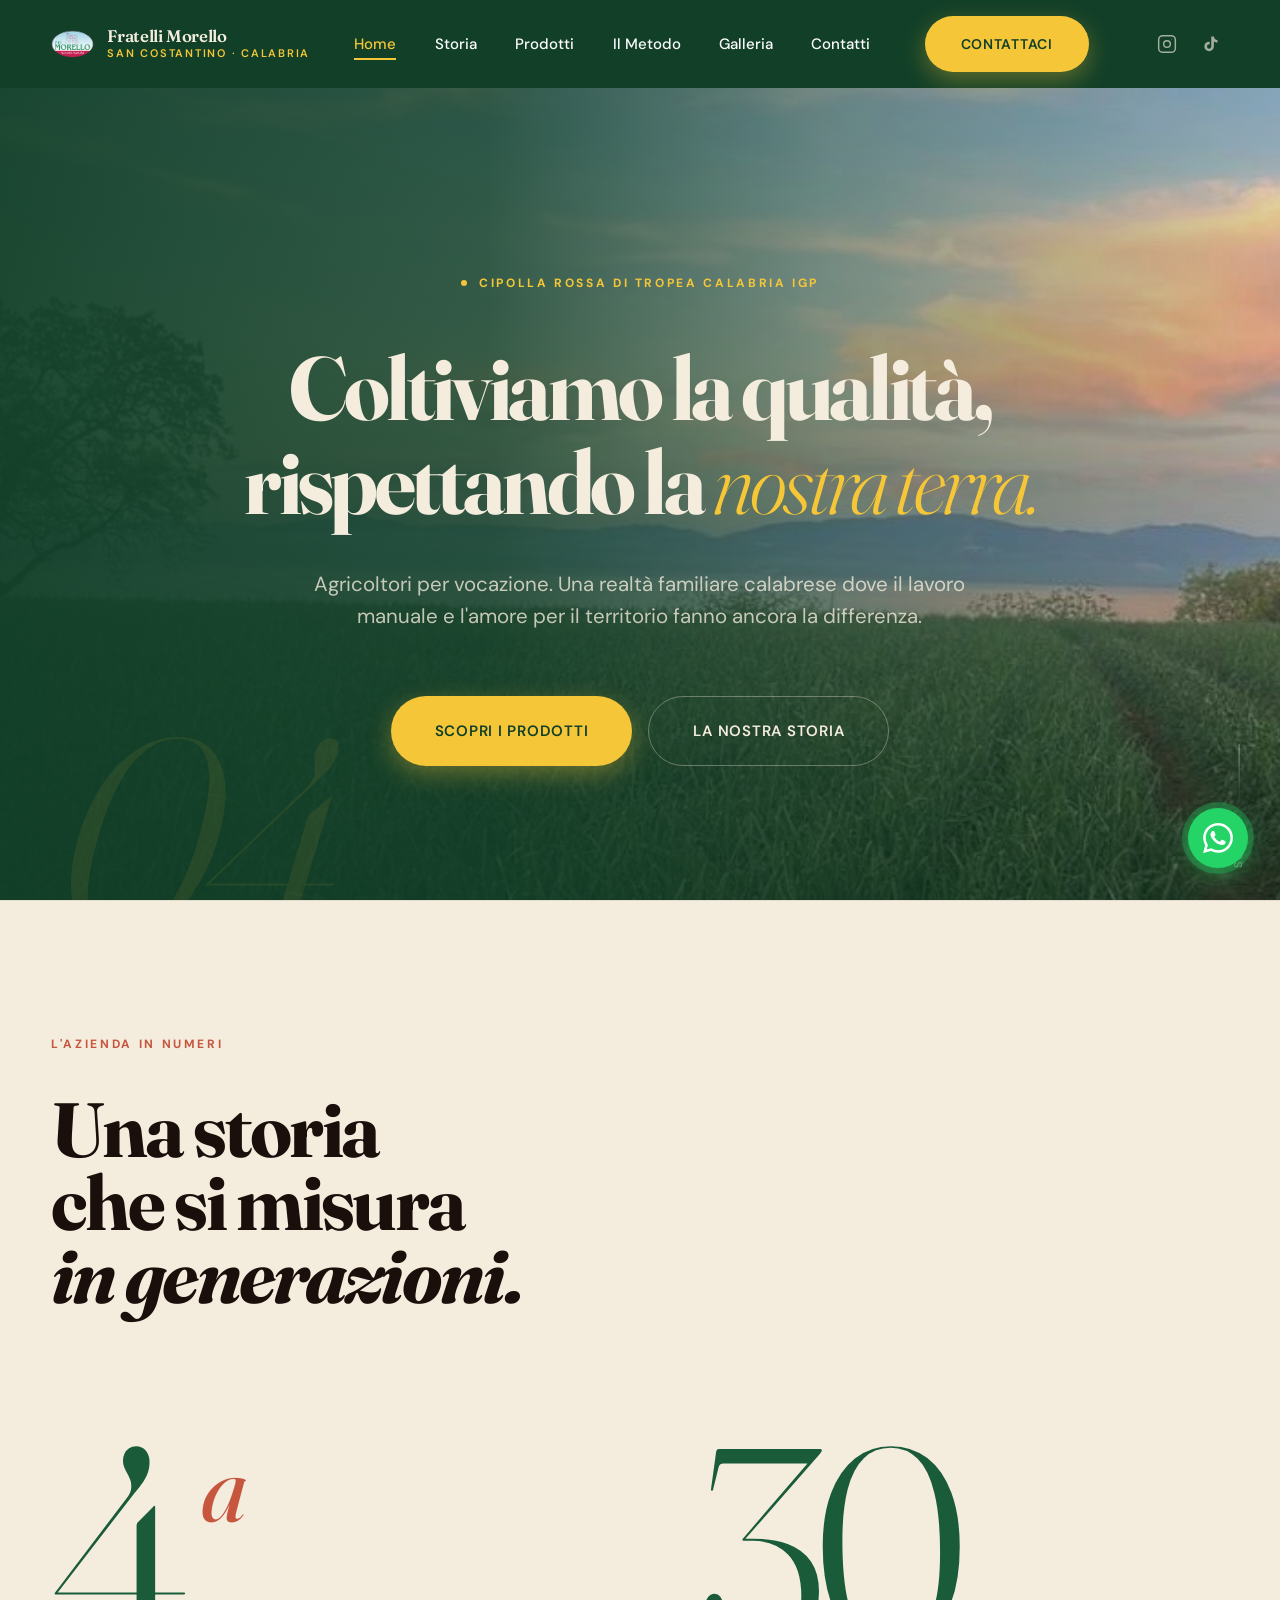
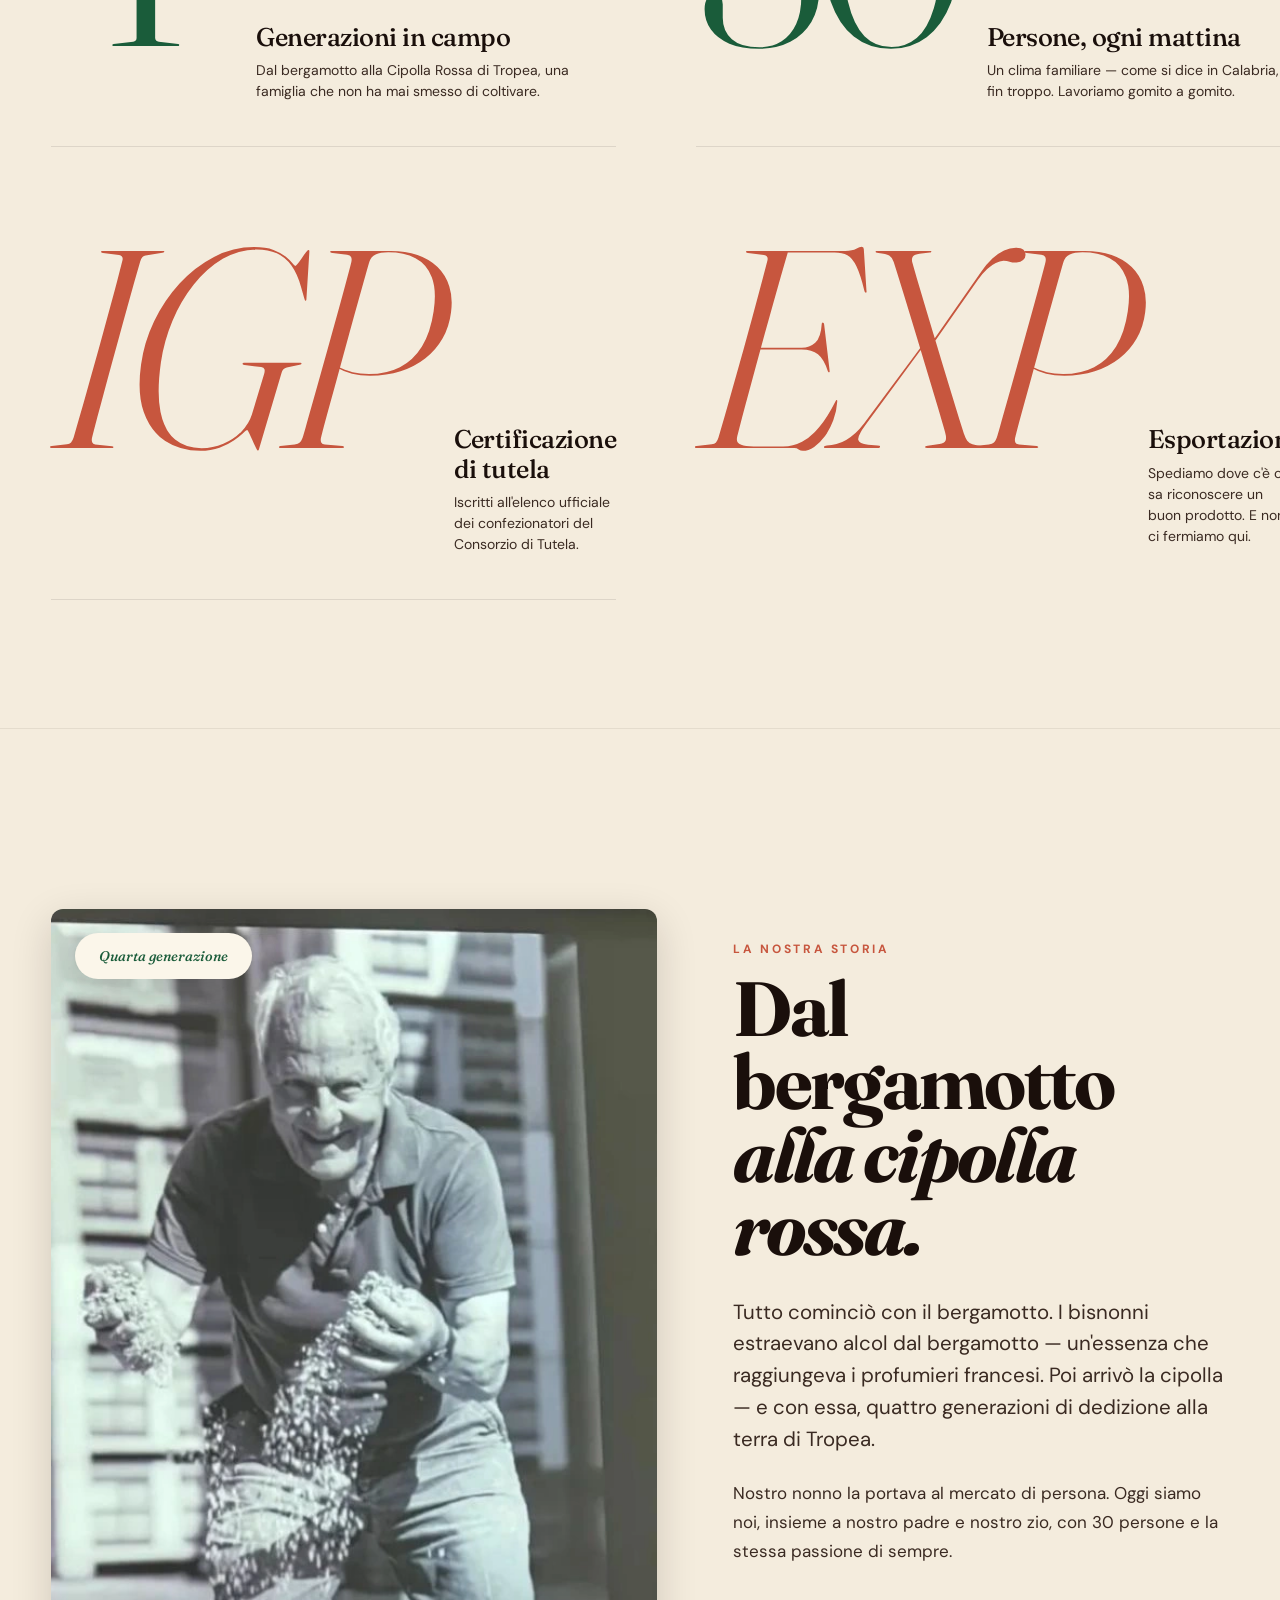
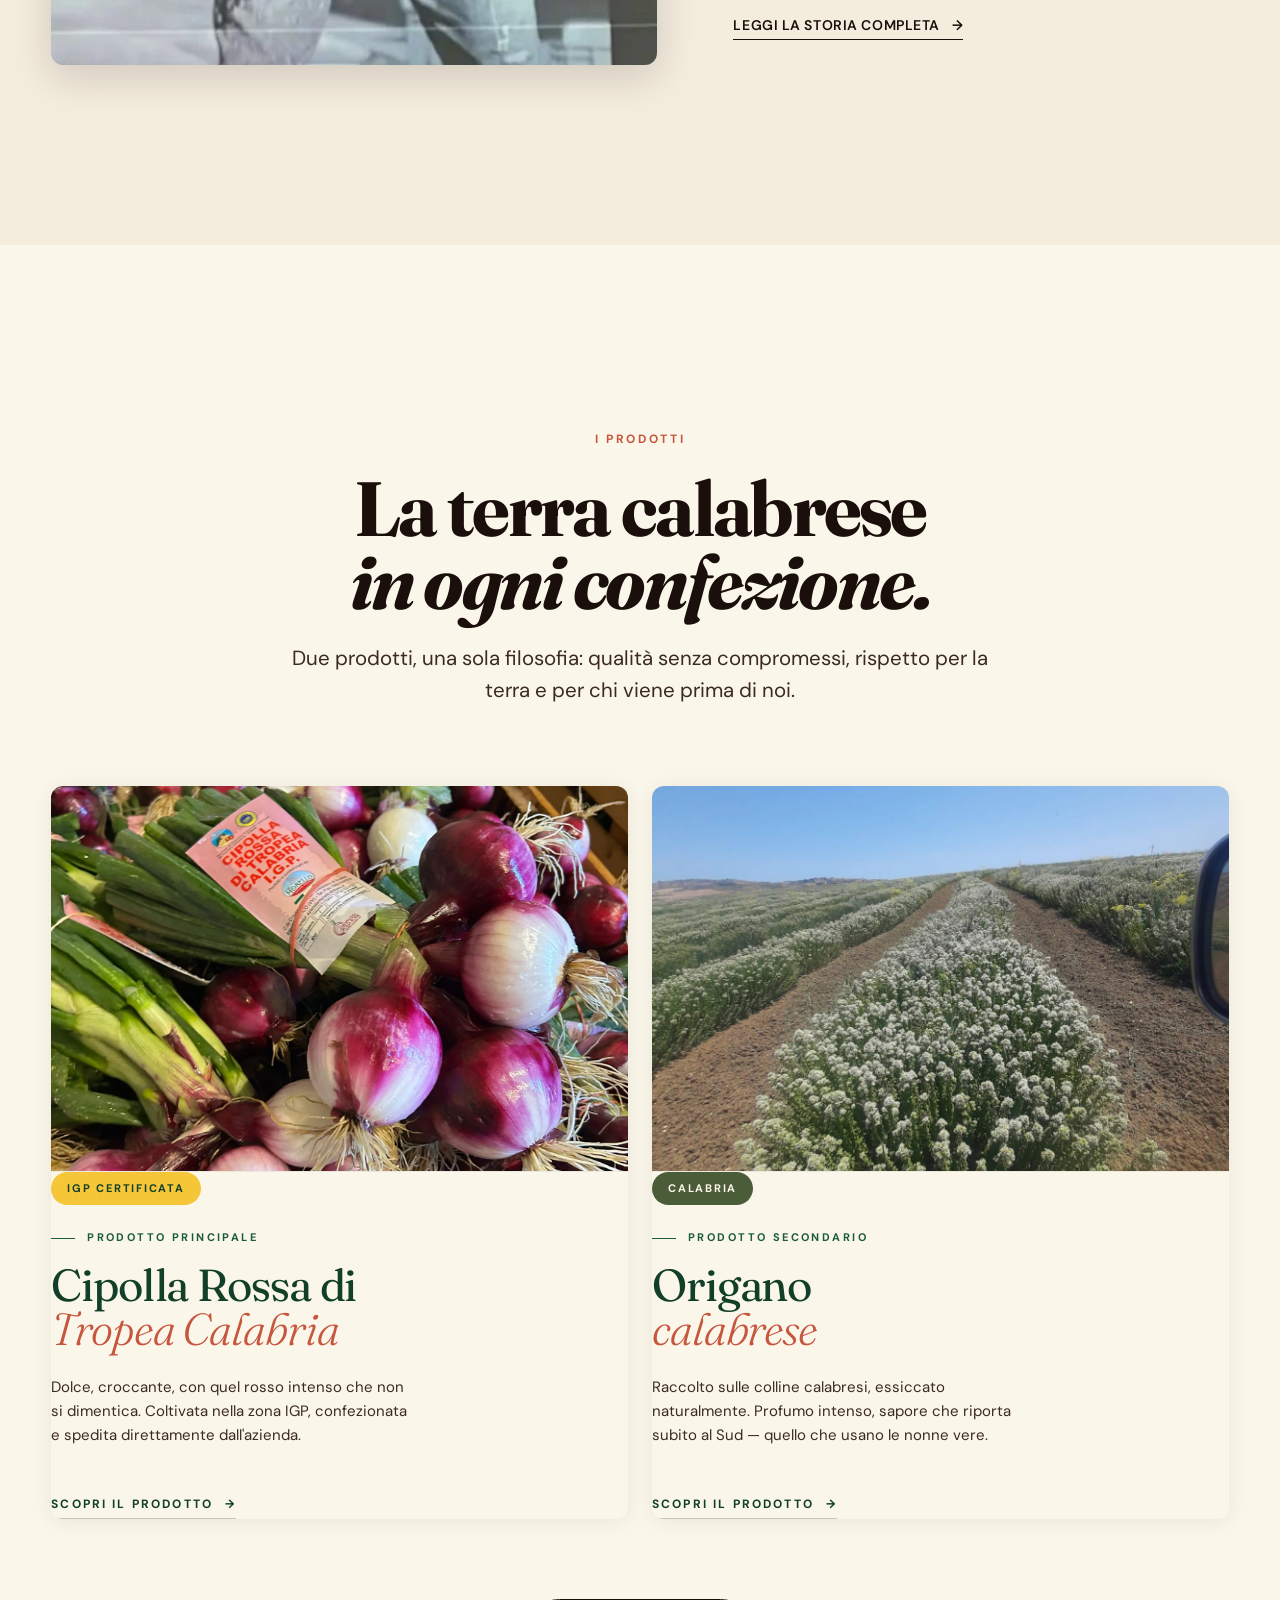
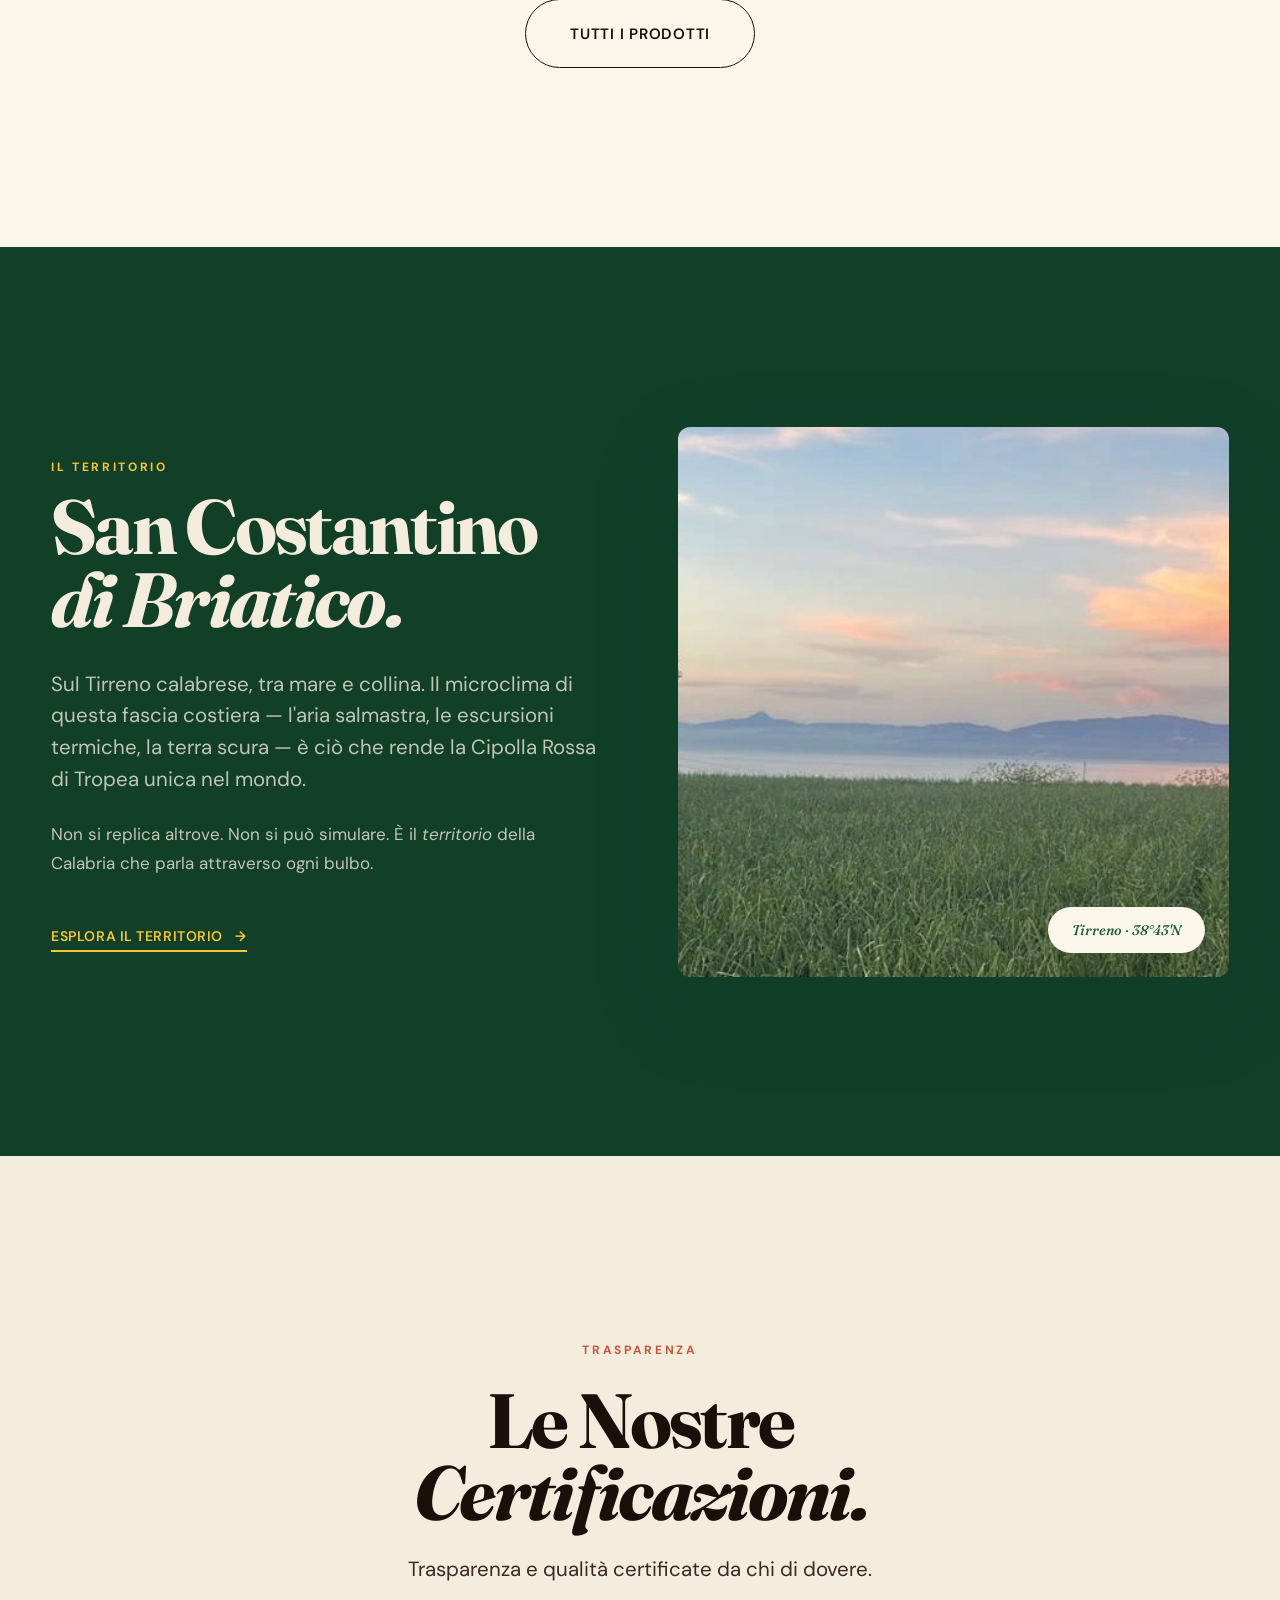
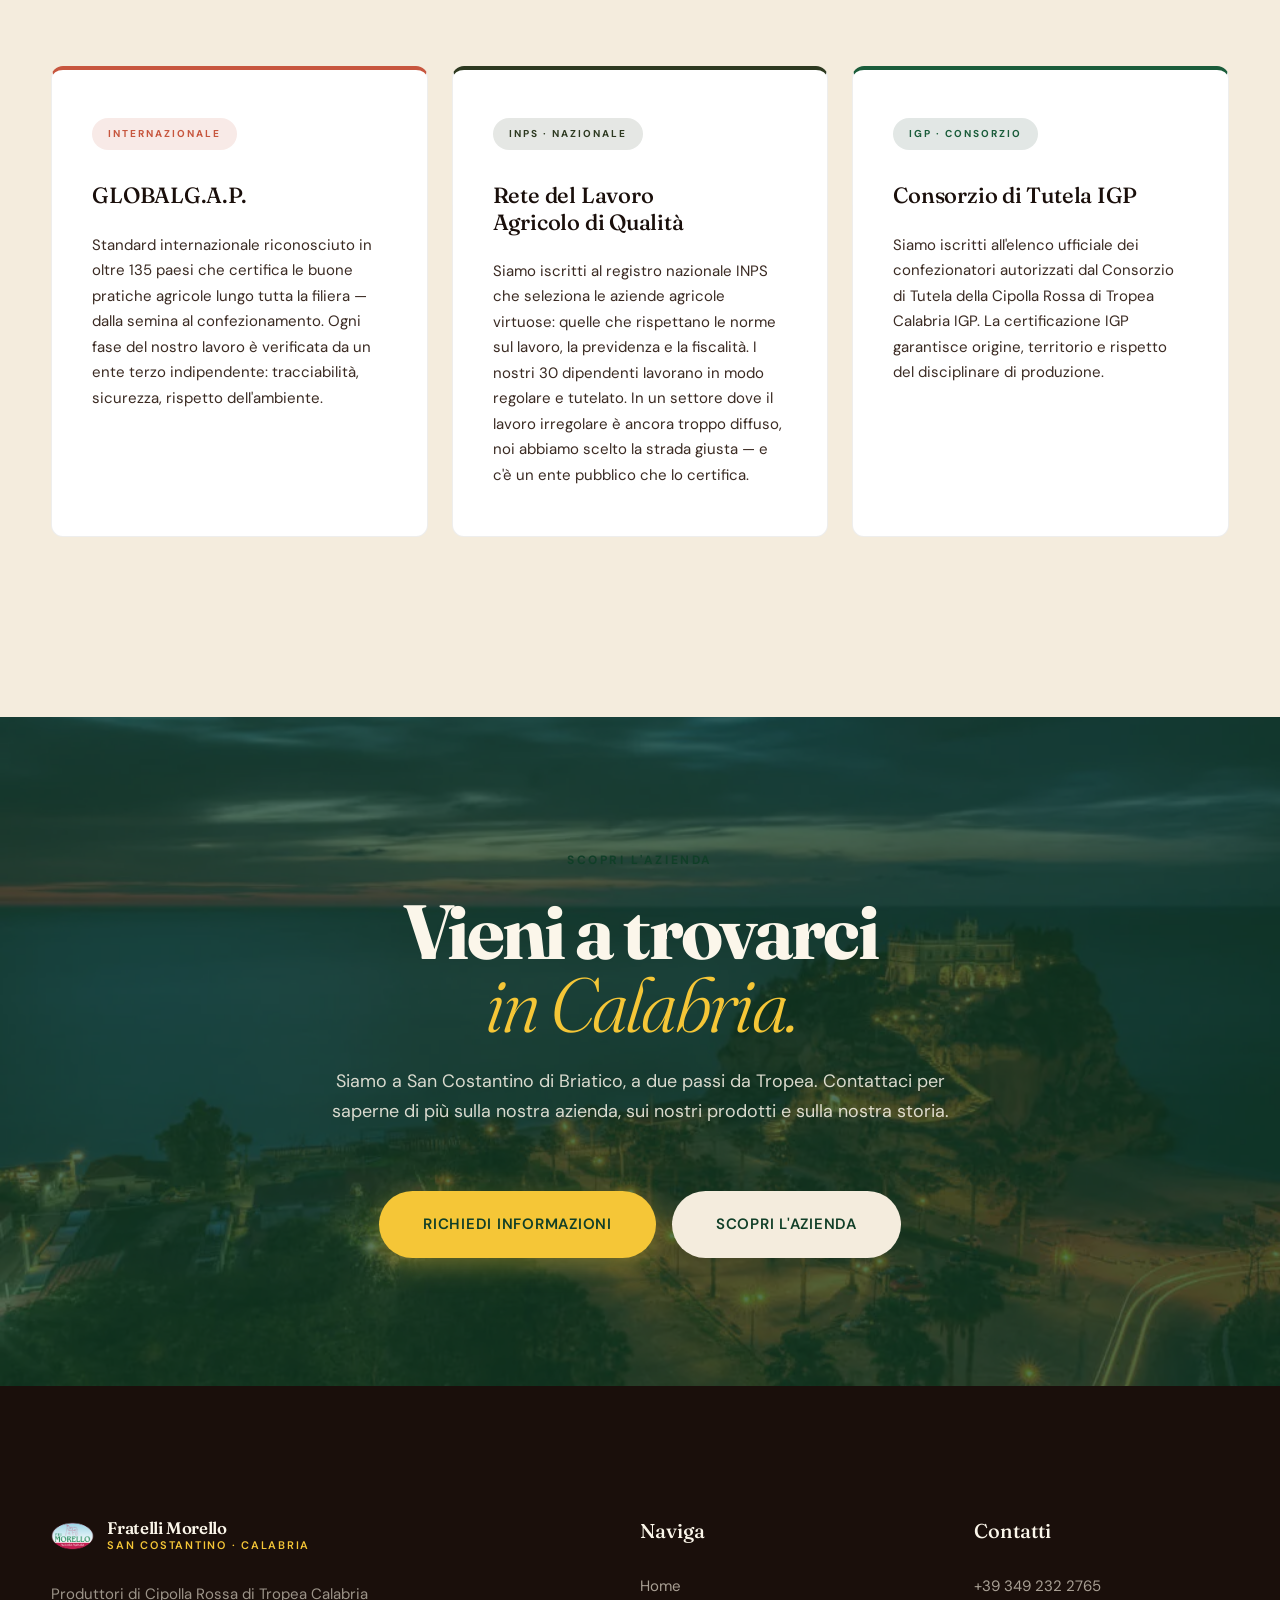
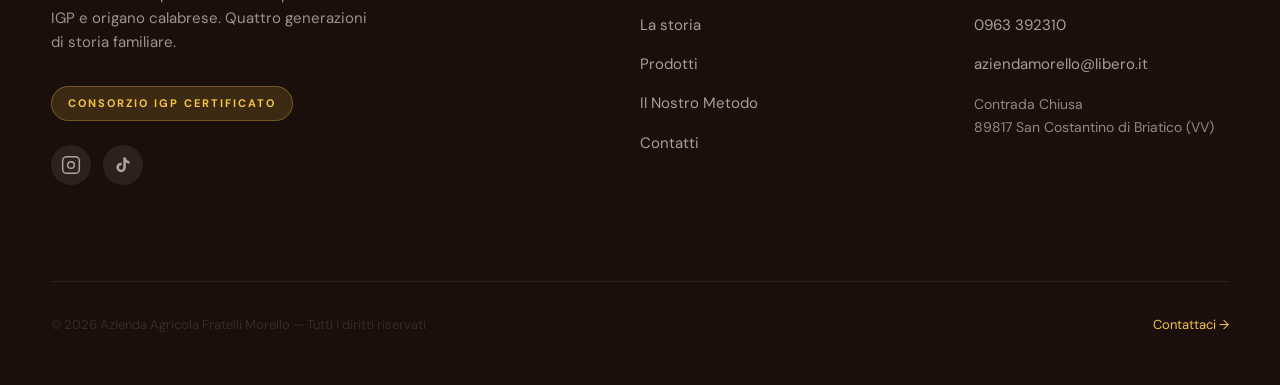
<file: index.html>
<!DOCTYPE html>
<html lang="it">
<head>
  <meta charset="UTF-8" />
  <meta name="viewport" content="width=device-width, initial-scale=1.0" />
  <title>Azienda Agricola Fratelli Morello — Cipolla Rossa di Tropea IGP</title>
  <meta name="description" content="Fratelli Morello, produttori di Cipolla Rossa di Tropea Calabria IGP a San Costantino di Briatico. Quattro generazioni di storia, 30 persone, spedizioni in tutta Italia e in Europa." />
  <meta name="keywords" content="Cipolla Rossa di Tropea IGP, Azienda Agricola Morello, San Costantino di Briatico, origano calabrese, prodotti calabresi" />
  <meta name="robots" content="index, follow" />
  <link rel="canonical" href="https://www.fratellimorello.it/" />

  <!-- Open Graph -->
  <meta property="og:type" content="website" />
  <meta property="og:title" content="Fratelli Morello — Cipolla Rossa di Tropea IGP" />
  <meta property="og:description" content="Quattro generazioni di storia calabrese. Produciamo e spediamo la Cipolla Rossa di Tropea IGP in tutta Italia e in Europa." />
  <meta property="og:url" content="https://www.fratellimorello.it/" />
  <meta property="og:image" content="https://www.fratellimorello.it/img/campo.webp" />
  <meta property="og:image:alt" content="Campi coltivati a San Costantino di Briatico — Azienda Agricola Fratelli Morello" />
  <meta property="og:locale" content="it_IT" />
  <meta property="og:site_name" content="Fratelli Morello" />

  <!-- Twitter / X card -->
  <meta name="twitter:card" content="summary_large_image" />
  <meta name="twitter:title" content="Fratelli Morello — Cipolla Rossa di Tropea IGP" />
  <meta name="twitter:description" content="Quattro generazioni di storia calabrese. Produciamo e spediamo la Cipolla Rossa di Tropea IGP in tutta Italia e in Europa." />
  <meta name="twitter:image" content="https://www.fratellimorello.it/img/campo.webp" />

  <meta name="theme-color" content="#113F28" />
  <link rel="icon" href="img/favicon.ico" sizes="any" />
  <link rel="apple-touch-icon" href="img/apple-touch-icon.png" />

  <script type="application/ld+json">
  {
    "@context": "https://schema.org",
    "@type": "Organization",
    "name": "Azienda Agricola Fratelli Morello",
    "description": "Produttori di Cipolla Rossa di Tropea Calabria IGP e origano calabrese. Quattro generazioni di storia familiare a San Costantino di Briatico (VV).",
    "url": "https://www.fratellimorello.it",
    "address": {
      "@type": "PostalAddress",
      "streetAddress": "Contrada Chiusa",
      "addressLocality": "San Costantino di Briatico",
      "postalCode": "89817",
      "addressRegion": "VV",
      "addressCountry": "IT"
    },
    "telephone": "+393492322765",
    "email": "aziendamorello@libero.it",
    "areaServed": ["IT", "EU"],
    "numberOfEmployees": 30,
    "memberOf": {
      "@type": "Organization",
      "name": "Consorzio di Tutela Cipolla Rossa di Tropea Calabria IGP"
    }
  }
  </script>

  <link rel="preconnect" href="https://fonts.googleapis.com" />
  <link rel="preconnect" href="https://fonts.gstatic.com" crossorigin />
  <link href="https://fonts.googleapis.com/css2?family=Fraunces:ital,opsz,wght@0,9..144,300..700;1,9..144,300..700&family=DM+Sans:opsz,wght@9..40,300;9..40,400;9..40,500;9..40,700&display=swap" rel="stylesheet" />
  <link rel="stylesheet" href="css/style.css" />
</head>
<body>

<a href="#main-content" class="skip-to-content">Vai al contenuto principale</a>

<!-- ===================== HEADER ===================== -->
<header class="header header--dark" role="banner">
  <div class="wrap header__inner">
    <a href="index.html" class="brand" aria-label="Fratelli Morello — Home">
      <img src="img/logo.webp" alt="Logo Azienda Agricola Morello" class="brand__logo" />
      <span class="brand__text">
        <span class="brand__name">Fratelli Morello</span>
        <span class="brand__sub">San Costantino · Calabria</span>
      </span>
    </a>

    <nav class="nav" aria-label="Principale">
      <a href="index.html" class="nav__link">Home</a>
      <a href="chi-siamo.html" class="nav__link">Storia</a>
      <a href="prodotti.html" class="nav__link">Prodotti</a>
      <a href="metodo.html" class="nav__link">Il Metodo</a>
      <a href="galleria.html" class="nav__link">Galleria</a>
      <a href="contatti.html" class="nav__link">Contatti</a>
      <a href="contatti.html" class="btn btn--primary nav__cta">Contattaci</a>
    </nav>

    <div class="nav__social" aria-label="Social media">
      <a href="https://www.instagram.com/az.agricola_morello?igsh=MWdjd2syYjlyMm1hYg==" class="social-link" target="_blank" rel="noopener" aria-label="Instagram di Fratelli Morello">
        <svg width="20" height="20" viewBox="0 0 24 24" fill="none" stroke="currentColor" stroke-width="1.75" stroke-linecap="round" stroke-linejoin="round" aria-hidden="true"><rect x="2" y="2" width="20" height="20" rx="5" ry="5"/><circle cx="12" cy="12" r="4"/><circle cx="17.5" cy="6.5" r="0.5" fill="currentColor" stroke="none"/></svg>
      </a>
      <a href="https://www.tiktok.com/@az.agricola.morello?_r=1&_t=ZN-96GsOIpsRQA" class="social-link" target="_blank" rel="noopener" aria-label="TikTok di Fratelli Morello">
        <svg width="18" height="18" viewBox="0 0 24 24" fill="currentColor" aria-hidden="true"><path d="M19.59 6.69a4.83 4.83 0 01-3.77-4.25V2h-3.45v13.67a2.89 2.89 0 01-2.88 2.5 2.89 2.89 0 01-2.89-2.89 2.89 2.89 0 012.89-2.89c.28 0 .54.04.79.1V9.01a6.3 6.3 0 00-.79-.05 6.34 6.34 0 00-6.34 6.34 6.34 6.34 0 006.34 6.34 6.34 6.34 0 006.33-6.34V8.69a8.18 8.18 0 004.79 1.52V6.77a4.85 4.85 0 01-1.02-.08z"/></svg>
      </a>
    </div>

    <button class="burger" aria-label="Apri menu" aria-expanded="false" aria-controls="drawer">
      <span></span><span></span>
    </button>
  </div>
</header>

<!-- Mobile drawer -->
<aside class="drawer" id="drawer" aria-label="Menu mobile">
  <a href="index.html" class="drawer__link">Home</a>
  <a href="chi-siamo.html" class="drawer__link">La Storia</a>
  <a href="prodotti.html" class="drawer__link">Prodotti</a>
  <a href="metodo.html" class="drawer__link">Il Nostro Metodo</a>
  <a href="galleria.html" class="drawer__link">Galleria</a>
  <a href="contatti.html" class="drawer__link">Contatti</a>
  <a href="contatti.html" class="btn btn--primary btn--lg drawer__cta">
    Contattaci
  </a>
  <div class="drawer__contact">
    <p>+39 349 232 2765</p>
    <p>aziendamorello@libero.it</p>
    <p style="margin-top:0.5rem;">Contrada Chiusa, San Costantino di Briatico (VV)</p>
  </div>
</aside>

<main id="main-content">

<!-- ===================== HERO ===================== -->
<section class="hero hero--photo" aria-label="Presentazione">
  <div class="hero__inner">

    <picture>
      <source
        media="(max-width: 768px)"
        srcset="img/TROPEA-MOBILE.webp"
      />
      <img
        class="hero__photo"
        src="img/campo.webp"
        alt="Campi coltivati a San Costantino di Briatico — Azienda Agricola Fratelli Morello"
        loading="eager"
        fetchpriority="high"
      />
    </picture>
    <div class="hero__photo-grad" aria-hidden="true"></div>

    <div class="hero__content">
      <span class="hero__kicker reveal">
        <span class="dot"></span>
        <span class="kicker kicker--gold">Cipolla Rossa di Tropea Calabria IGP</span>
      </span>

      <h1 class="hero__title reveal">
        Coltiviamo la qualità,<br />
        rispettando la <em>nostra terra.</em>
      </h1>

      <p class="hero__lead reveal">
        Agricoltori per vocazione. Una realtà familiare calabrese dove il lavoro
        manuale e l'amore per il territorio fanno ancora la differenza.
      </p>

      <div class="hero__actions reveal">
        <a href="prodotti.html" class="btn btn--primary btn--lg">Scopri i prodotti</a>
        <a href="chi-siamo.html" class="btn btn--ghost-light btn--lg">La nostra storia</a>
      </div>
    </div>

    <div class="hero__visual" aria-hidden="true"></div>

    <span class="hero__deco" aria-hidden="true">04</span>

    <div class="hero__scroll" aria-hidden="true">
      <span>Scorri</span>
      <span class="line"></span>
    </div>
  </div>
</section>

<!-- ===================== STATS ===================== -->
<section class="stats" aria-label="L'azienda in numeri">
  <div class="wrap">
    <div class="section-head reveal" style="margin-bottom:var(--s-12);max-width:560px;">
      <span class="kicker">L'azienda in numeri</span>
      <h2 style="margin-top:var(--s-4);">Una storia che si misura<br /><em>in generazioni.</em></h2>
    </div>

    <div class="stats__grid stagger">

      <div class="stat">
        <span class="stat__num">
          <span data-count="4">0</span>
          <span class="stat__suffix">ª</span>
        </span>
        <div class="stat__body">
          <p class="stat__label">Generazioni in campo</p>
          <p class="stat__sub">Dal bergamotto alla Cipolla Rossa di Tropea, una famiglia che non ha mai smesso di coltivare.</p>
        </div>
      </div>

      <div class="stat">
        <span class="stat__num">
          <span data-count="30">0</span>
        </span>
        <div class="stat__body">
          <p class="stat__label">Persone, ogni mattina</p>
          <p class="stat__sub">Un clima familiare — come si dice in Calabria, fin troppo. Lavoriamo gomito a gomito.</p>
        </div>
      </div>

      <div class="stat">
        <span class="stat__num">
          <em>IGP</em>
        </span>
        <div class="stat__body">
          <p class="stat__label">Certificazione di tutela</p>
          <p class="stat__sub">Iscritti all'elenco ufficiale dei confezionatori del Consorzio di Tutela.</p>
        </div>
      </div>

      <div class="stat">
        <span class="stat__num">
          <em>EXP</em>
        </span>
        <div class="stat__body">
          <p class="stat__label">Esportazioni</p>
          <p class="stat__sub">Spediamo dove c'è chi sa riconoscere un buon prodotto. E non ci fermiamo qui.</p>
        </div>
      </div>

    </div>
  </div>
</section>

<!-- ===================== STORIA PREVIEW ===================== -->
<section class="section section--xl bg-cream" aria-label="La nostra storia">
  <div class="wrap">
    <div class="split split--feature">

      <div class="split__media split__media--leaf reveal">
        <span class="split__tag split__tag--tl">Quarta generazione</span>
        <img
          src="img/storianonno.webp"
          alt="La storia della famiglia Morello — Azienda Agricola Fratelli Morello"
          loading="lazy"
          style="width:100%;height:100%;object-fit:cover;object-position:center top;"
        />
      </div>

      <div class="split__content reveal">
        <span class="kicker">La nostra storia</span>
        <h2>Dal bergamotto<br /><em>alla cipolla rossa.</em></h2>
        <p class="lead">
          Tutto cominciò con il bergamotto. I bisnonni estraevano alcol dal bergamotto —
          un'essenza che raggiungeva i profumieri francesi. Poi arrivò la cipolla — e con essa,
          quattro generazioni di dedizione alla terra di Tropea.
        </p>
        <p>
          Nostro nonno la portava al mercato di persona. Oggi siamo noi, insieme a nostro padre e nostro zio,
          con 30 persone e la stessa passione di sempre.
        </p>
        <a href="chi-siamo.html" class="btn-text">
          <span>Leggi la storia completa</span>
          <span class="arrow">→</span>
        </a>
      </div>

    </div>
  </div>
</section>

<!-- ===================== PRODOTTI ===================== -->
<section class="section section--xl bg-avorio" aria-label="I prodotti">
  <div class="wrap">

    <div class="section-head section-head--center reveal">
      <span class="kicker">I prodotti</span>
      <h2>La terra calabrese<br /><em>in ogni confezione.</em></h2>
      <p class="lead">
        Due prodotti, una sola filosofia: qualità senza compromessi,
        rispetto per la terra e per chi viene prima di noi.
      </p>
    </div>

    <div class="products stagger">

      <a href="prodotti.html#cipolla" class="product">
        <div class="product__media">
          <img class="product__img"
            src="img/cipolle-casse.webp"
            alt="Cipolla Rossa di Tropea IGP confezionata — Azienda Morello"
            loading="lazy" />
        </div>
        <div class="product__body">
          <span class="product__badge">IGP Certificata</span>
          <span class="product__kicker">
            <span class="dash"></span>
            Prodotto principale
          </span>
          <h3 class="product__title">
            Cipolla Rossa di<br /><em>Tropea Calabria</em>
          </h3>
          <p class="product__desc">
            Dolce, croccante, con quel rosso intenso che non si dimentica. Coltivata
            nella zona IGP, confezionata e spedita direttamente dall'azienda.
          </p>
          <span class="product__cta">
            Scopri il prodotto
            <span aria-hidden="true">→</span>
          </span>
        </div>
      </a>

      <a href="prodotti.html#origano" class="product">
        <div class="product__media">
          <img class="product__img"
            src="img/origano.webp"
            alt="Origano calabrese — Azienda Agricola Morello"
            loading="lazy" />
        </div>
        <div class="product__body">
          <span class="product__badge product__badge--leaf">Calabria</span>
          <span class="product__kicker">
            <span class="dash"></span>
            Prodotto secondario
          </span>
          <h3 class="product__title">
            Origano<br /><em>calabrese</em>
          </h3>
          <p class="product__desc">
            Raccolto sulle colline calabresi, essiccato naturalmente. Profumo
            intenso, sapore che riporta subito al Sud — quello che usano le nonne vere.
          </p>
          <span class="product__cta">
            Scopri il prodotto
            <span aria-hidden="true">→</span>
          </span>
        </div>
      </a>

    </div>

    <div class="text-center" style="margin-top:var(--s-12);">
      <a href="prodotti.html" class="btn btn--ghost btn--lg">Tutti i prodotti</a>
    </div>
  </div>
</section>

<!-- ===================== TERRITORIO ===================== -->
<section class="section section--xl bg-deep" aria-label="Il territorio">
  <div class="wrap">
    <div class="split split--right">

      <div class="split__media split__media--blob reveal">
        <span class="split__tag split__tag--br">Tirreno · 38°43'N</span>
        <img
          src="img/campo.webp"
          alt="Campi coltivati a San Costantino di Briatico, costa tirrenica calabrese"
          loading="lazy"
        />
      </div>

      <div class="split__content reveal">
        <span class="kicker kicker--gold">Il territorio</span>
        <h2>San Costantino<br /><em>di Briatico.</em></h2>
        <p class="lead" style="color:rgba(244,236,221,0.78);">
          Sul Tirreno calabrese, tra mare e collina. Il microclima di questa fascia
          costiera — l'aria salmastra, le escursioni termiche, la terra scura — è ciò
          che rende la Cipolla Rossa di Tropea unica nel mondo.
        </p>
        <p>
          Non si replica altrove. Non si può simulare. È il <em>territorio</em> della
          Calabria che parla attraverso ogni bulbo.
        </p>
        <a href="chi-siamo.html#territorio" class="btn-text" style="color:var(--oro);">
          <span>Esplora il territorio</span>
          <span class="arrow">→</span>
        </a>
      </div>

    </div>
  </div>
</section>

<!-- ===================== CERTIFICAZIONI ===================== -->
<section class="section section--xl bg-cream" aria-label="Le nostre certificazioni">
  <div class="wrap">

    <div class="section-head section-head--center reveal">
      <span class="kicker">Trasparenza</span>
      <h2>Le Nostre<br /><em>Certificazioni.</em></h2>
      <p class="lead">
        Trasparenza e qualità certificate da chi di dovere.
      </p>
    </div>

    <div class="certif-grid stagger">

      <div class="certif-card">
        <span class="certif-card__tag">Internazionale</span>
        <h3>GLOBALG.A.P.</h3>
        <p>
          Standard internazionale riconosciuto in oltre 135 paesi che certifica le
          buone pratiche agricole lungo tutta la filiera — dalla semina al
          confezionamento. Ogni fase del nostro lavoro è verificata da un ente terzo
          indipendente: tracciabilità, sicurezza, rispetto dell'ambiente.
        </p>
      </div>

      <div class="certif-card">
        <span class="certif-card__tag">INPS · Nazionale</span>
        <h3>Rete del Lavoro Agricolo di Qualità</h3>
        <p>
          Siamo iscritti al registro nazionale INPS che seleziona le aziende agricole
          virtuose: quelle che rispettano le norme sul lavoro, la previdenza e la
          fiscalità. I nostri 30 dipendenti lavorano in modo regolare e tutelato.
          In un settore dove il lavoro irregolare è ancora troppo diffuso, noi abbiamo
          scelto la strada giusta — e c'è un ente pubblico che lo certifica.
        </p>
      </div>

      <div class="certif-card">
        <span class="certif-card__tag">IGP · Consorzio</span>
        <h3>Consorzio di Tutela IGP</h3>
        <p>
          Siamo iscritti all'elenco ufficiale dei confezionatori autorizzati dal
          Consorzio di Tutela della Cipolla Rossa di Tropea Calabria IGP. La
          certificazione IGP garantisce origine, territorio e rispetto del
          disciplinare di produzione.
        </p>
      </div>

    </div>
  </div>
</section>

<!-- ===================== CTA ===================== -->
<section class="cta-band" aria-label="Contattaci">
  <div class="wrap wrap--narrow">
    <span class="kicker" style="color:var(--cipolla-deep);">Scopri l'azienda</span>
    <h2>Vieni a trovarci<br /><em>in Calabria.</em></h2>
    <p>
      Siamo a San Costantino di Briatico, a due passi da Tropea. Contattaci per
      saperne di più sulla nostra azienda, sui nostri prodotti e sulla nostra storia.
    </p>
    <div class="cta-band__actions">
      <a href="contatti.html" class="btn btn--primary btn--lg">Richiedi Informazioni</a>
      <a href="chi-siamo.html" class="btn btn--cream btn--lg">Scopri l'Azienda</a>
    </div>
  </div>
</section>

</main>

<!-- ===================== FOOTER ===================== -->
<footer class="footer" role="contentinfo">
  <div class="wrap">
    <div class="footer__top">

      <div class="footer__brand">
        <a href="index.html" class="brand">
          <img src="img/logo.webp" alt="Logo Azienda Agricola Morello" class="brand__logo" />
          <span class="brand__text">
            <span class="brand__name">Fratelli Morello</span>
            <span class="brand__sub">San Costantino · Calabria</span>
          </span>
        </a>
        <p>
          Produttori di Cipolla Rossa di Tropea Calabria IGP e origano calabrese.
          Quattro generazioni di storia familiare.
        </p>
        <span class="footer__certif">Consorzio IGP Certificato</span>
        <div class="footer__social" aria-label="Social media">
          <a href="https://www.instagram.com/az.agricola_morello?igsh=MWdjd2syYjlyMm1hYg==" class="social-link social-link--footer" target="_blank" rel="noopener" aria-label="Instagram">
            <svg width="20" height="20" viewBox="0 0 24 24" fill="none" stroke="currentColor" stroke-width="1.75" stroke-linecap="round" stroke-linejoin="round" aria-hidden="true"><rect x="2" y="2" width="20" height="20" rx="5" ry="5"/><circle cx="12" cy="12" r="4"/><circle cx="17.5" cy="6.5" r="0.5" fill="currentColor" stroke="none"/></svg>
          </a>
          <a href="https://www.tiktok.com/@az.agricola.morello?_r=1&_t=ZN-96GsOIpsRQA" class="social-link social-link--footer" target="_blank" rel="noopener" aria-label="TikTok">
            <svg width="18" height="18" viewBox="0 0 24 24" fill="currentColor" aria-hidden="true"><path d="M19.59 6.69a4.83 4.83 0 01-3.77-4.25V2h-3.45v13.67a2.89 2.89 0 01-2.88 2.5 2.89 2.89 0 01-2.89-2.89 2.89 2.89 0 012.89-2.89c.28 0 .54.04.79.1V9.01a6.3 6.3 0 00-.79-.05 6.34 6.34 0 00-6.34 6.34 6.34 6.34 0 006.34 6.34 6.34 6.34 0 006.33-6.34V8.69a8.18 8.18 0 004.79 1.52V6.77a4.85 4.85 0 01-1.02-.08z"/></svg>
          </a>
        </div>
      </div>

      <div>
        <p class="footer__heading">Naviga</p>
        <ul class="footer__list">
          <li><a href="index.html">Home</a></li>
          <li><a href="chi-siamo.html">La storia</a></li>
          <li><a href="prodotti.html">Prodotti</a></li>
          <li><a href="metodo.html">Il Nostro Metodo</a></li>
          <li><a href="contatti.html">Contatti</a></li>
        </ul>
      </div>

      <div>
        <p class="footer__heading">Contatti</p>
        <ul class="footer__list">
          <li><a href="tel:+393492322765">+39 349 232 2765</a></li>
          <li><a href="tel:+390963392310">0963 392310</a></li>
          <li><a href="mailto:aziendamorello@libero.it">aziendamorello@libero.it</a></li>
        </ul>
        <p class="footer__addr">
          Contrada Chiusa<br />
          89817 San Costantino di Briatico (VV)
        </p>
      </div>

    </div>

    <div class="footer__bottom">
      <p>&copy; 2026 Azienda Agricola Fratelli Morello — Tutti i diritti riservati</p>
      <a href="contatti.html" style="color:var(--oro);">
        Contattaci →
      </a>
    </div>
  </div>
</footer>

<!-- WhatsApp floating -->
<a href="https://wa.me/393492322765" class="wa-float" target="_blank" rel="noopener" aria-label="Contattaci su WhatsApp">
  <svg viewBox="0 0 24 24" aria-hidden="true"><path d="M17.472 14.382c-.297-.149-1.758-.867-2.03-.967-.273-.099-.471-.148-.67.15-.197.297-.767.966-.94 1.164-.173.199-.347.223-.644.075-.297-.15-1.255-.463-2.39-1.475-.883-.788-1.48-1.761-1.653-2.059-.173-.297-.018-.458.13-.606.134-.133.298-.347.446-.52.149-.174.198-.298.298-.497.099-.198.05-.371-.025-.52-.075-.149-.669-1.612-.916-2.207-.242-.579-.487-.5-.669-.51-.173-.008-.371-.01-.57-.01-.198 0-.52.074-.792.372-.272.297-1.04 1.016-1.04 2.479 0 1.462 1.065 2.875 1.213 3.074.149.198 2.096 3.2 5.077 4.487.709.306 1.262.489 1.694.625.712.227 1.36.195 1.871.118.571-.085 1.758-.719 2.006-1.413.248-.694.248-1.289.173-1.413-.074-.124-.272-.198-.57-.347m-5.421 7.403h-.004a9.87 9.87 0 01-5.031-1.378l-.361-.214-3.741.982.998-3.648-.235-.374a9.86 9.86 0 01-1.51-5.26c.001-5.45 4.436-9.884 9.888-9.884 2.64 0 5.122 1.03 6.988 2.898a9.825 9.825 0 012.893 6.994c-.003 5.45-4.437 9.884-9.885 9.884m8.413-18.297A11.815 11.815 0 0012.05 0C5.495 0 .16 5.335.157 11.892c0 2.096.547 4.142 1.588 5.945L.057 24l6.305-1.654a11.882 11.882 0 005.683 1.448h.005c6.554 0 11.89-5.335 11.893-11.893a11.821 11.821 0 00-3.48-8.413z"/></svg>
</a>

<script src="js/main.js" defer></script>
</body>
</html>
</file>
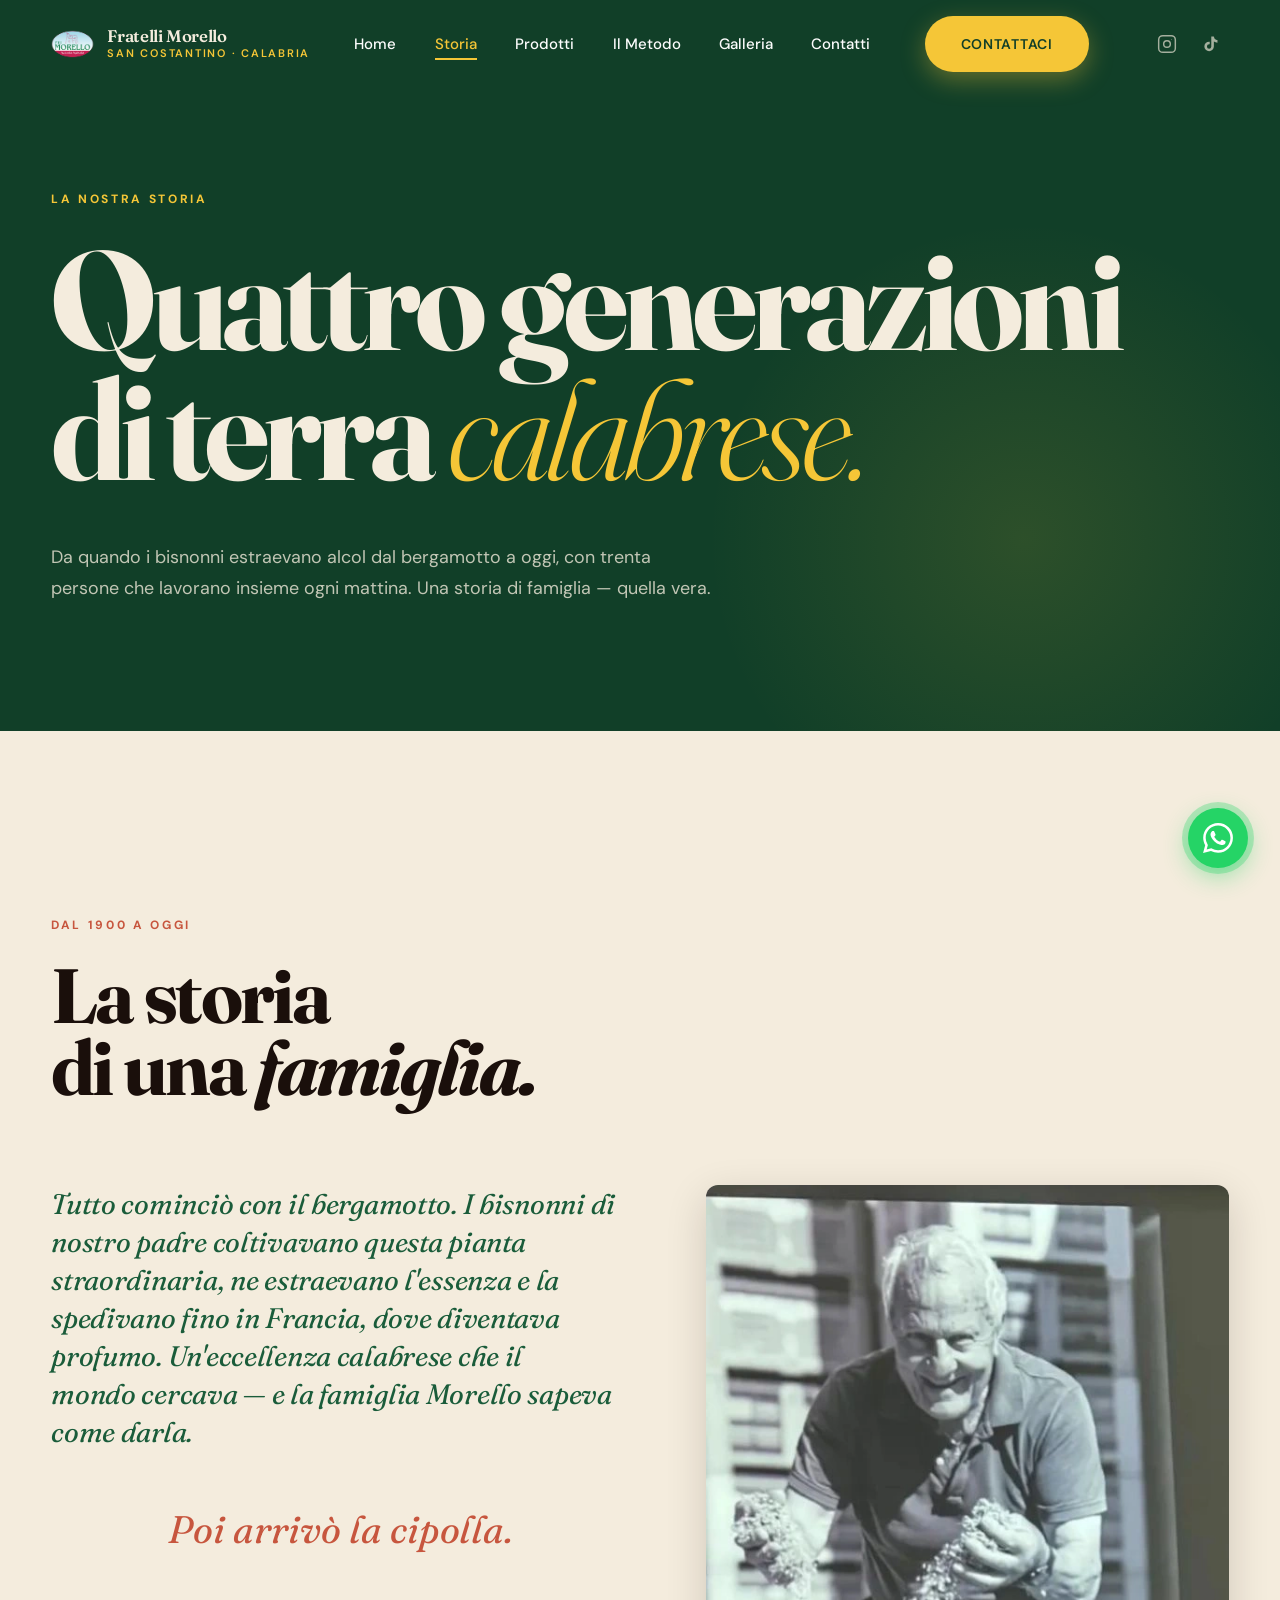
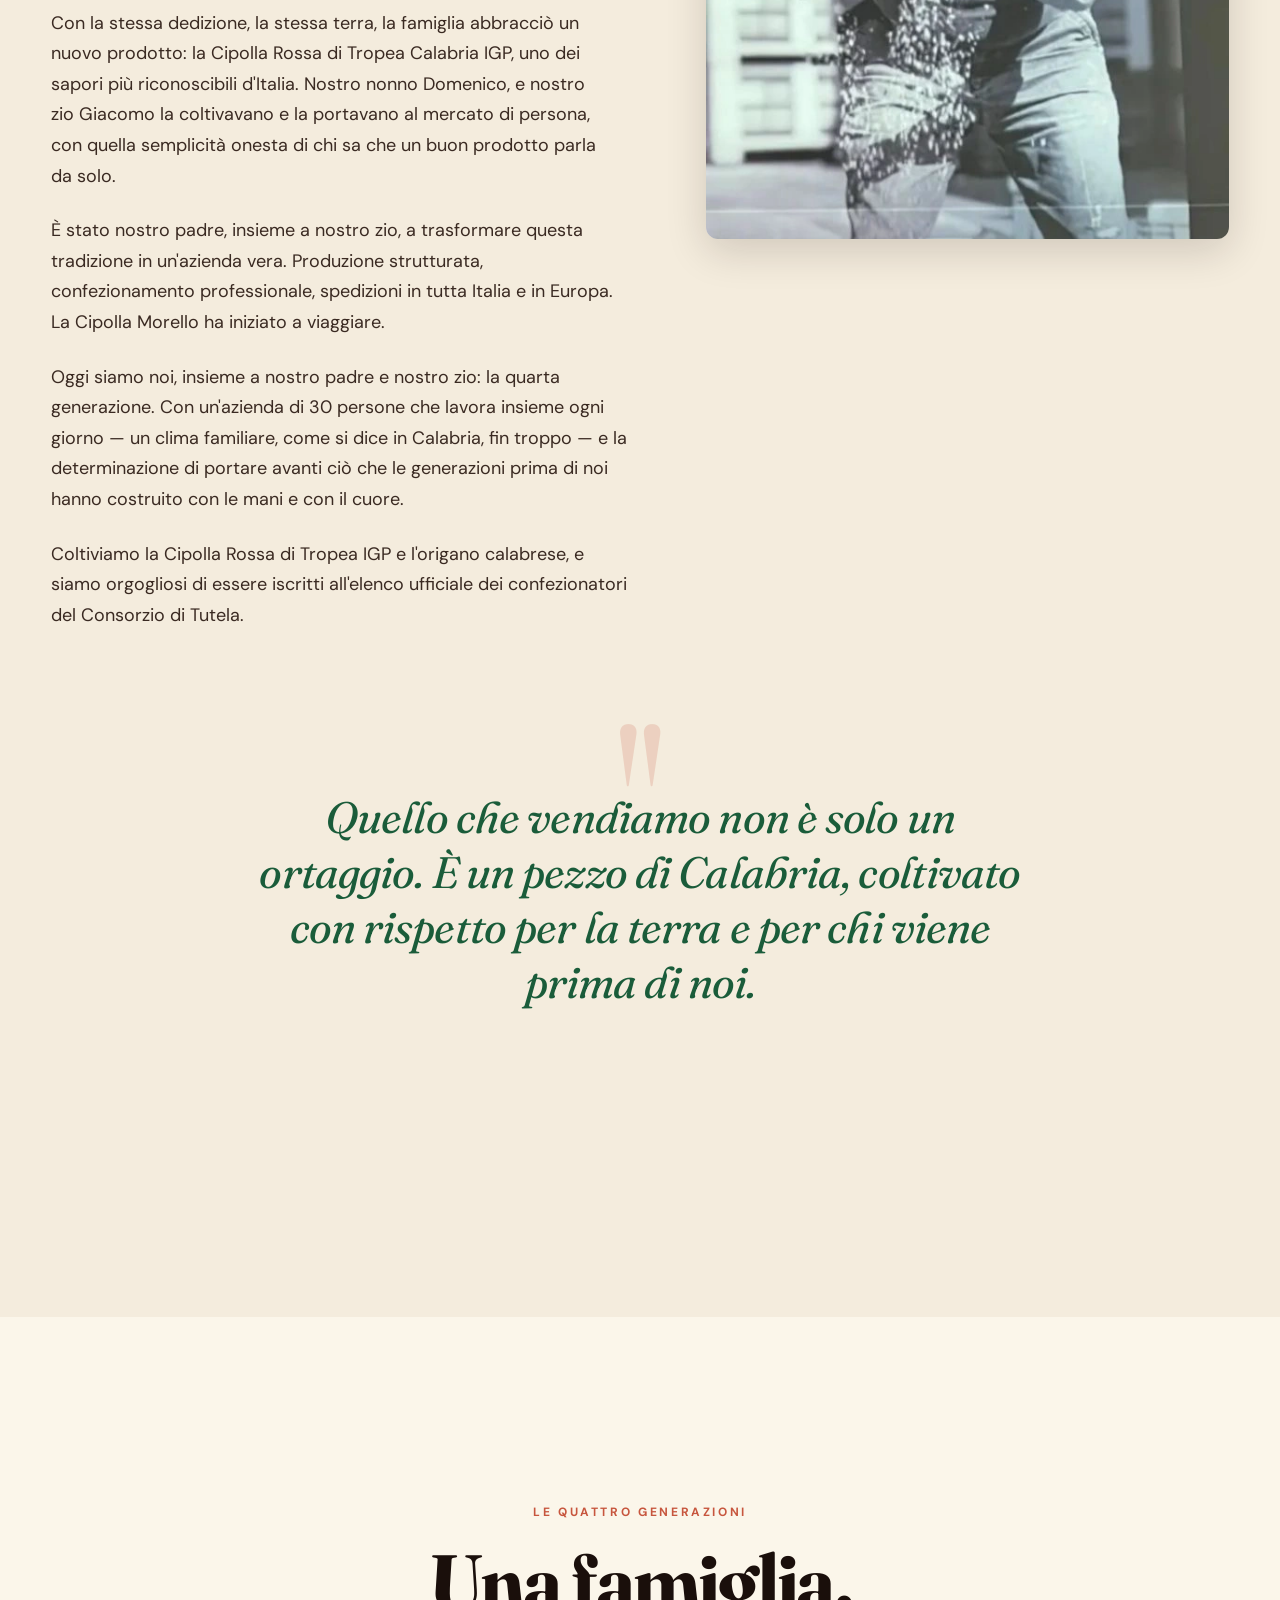
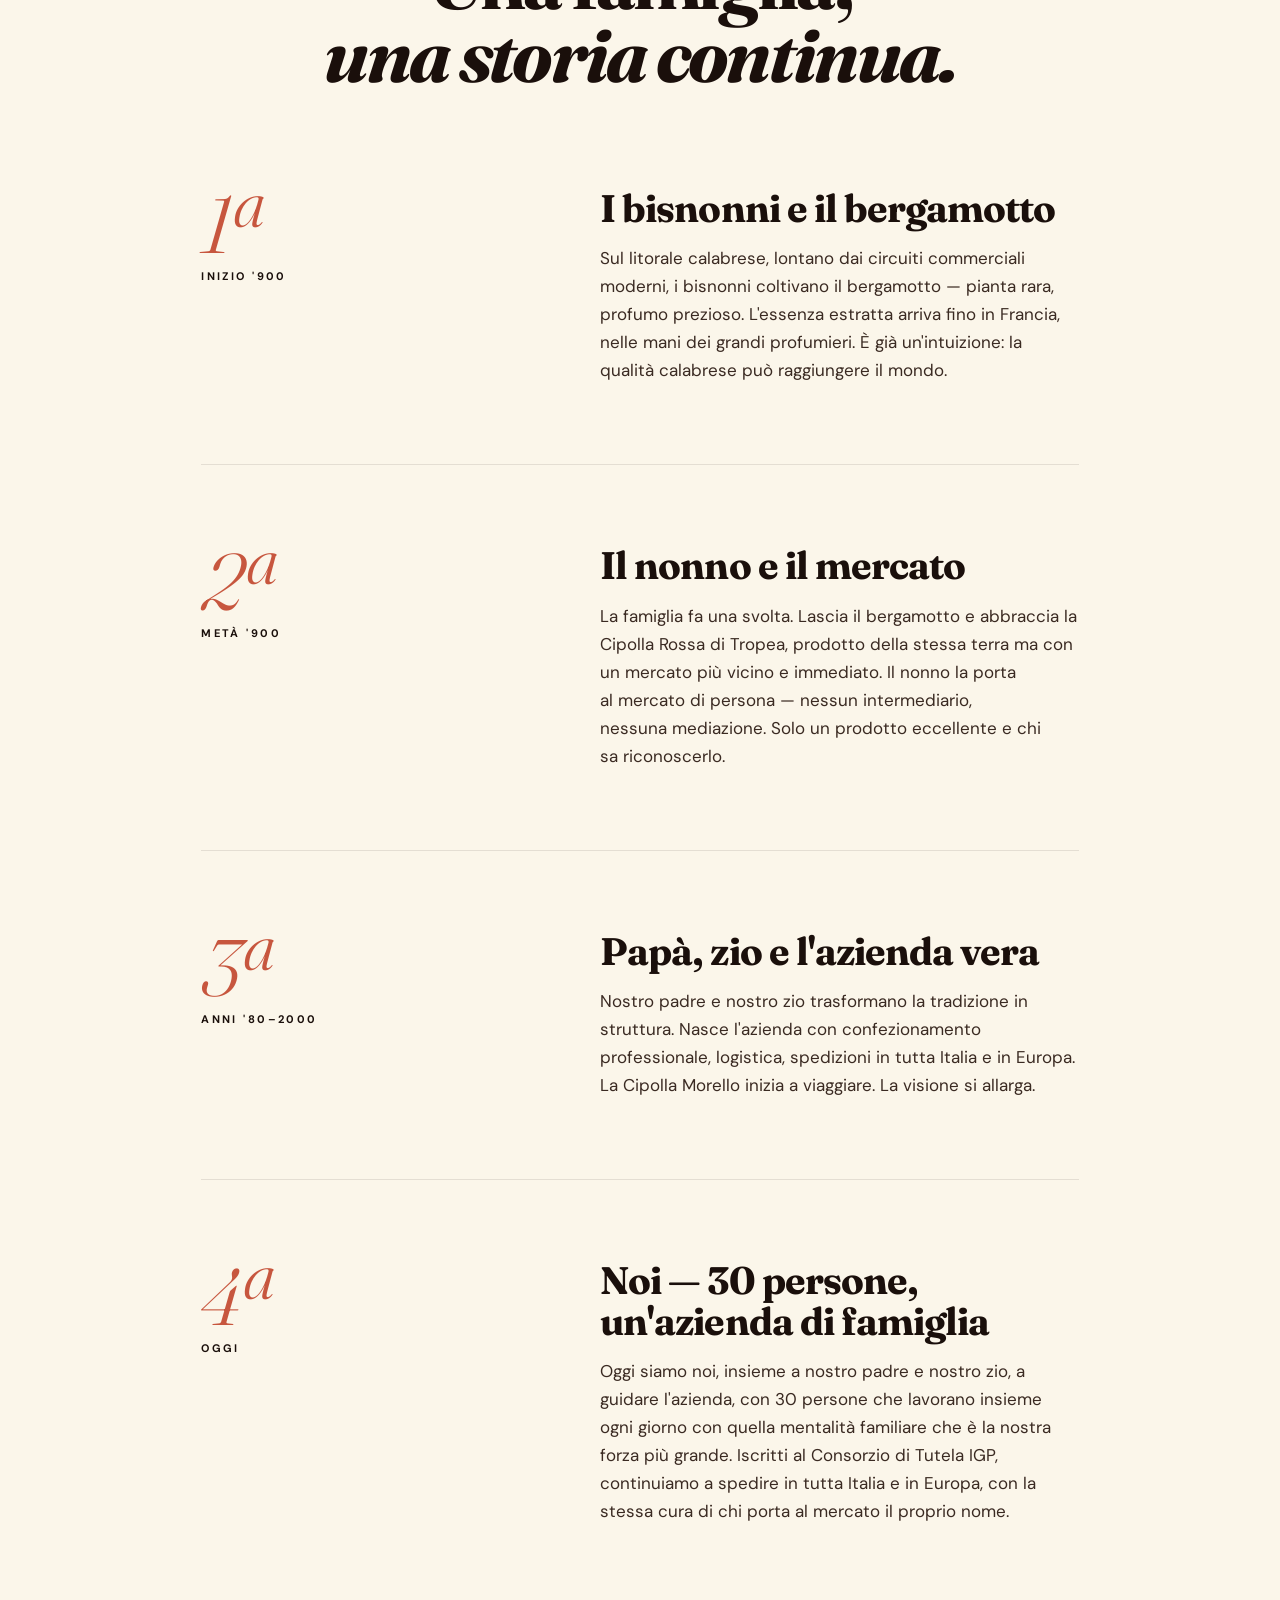
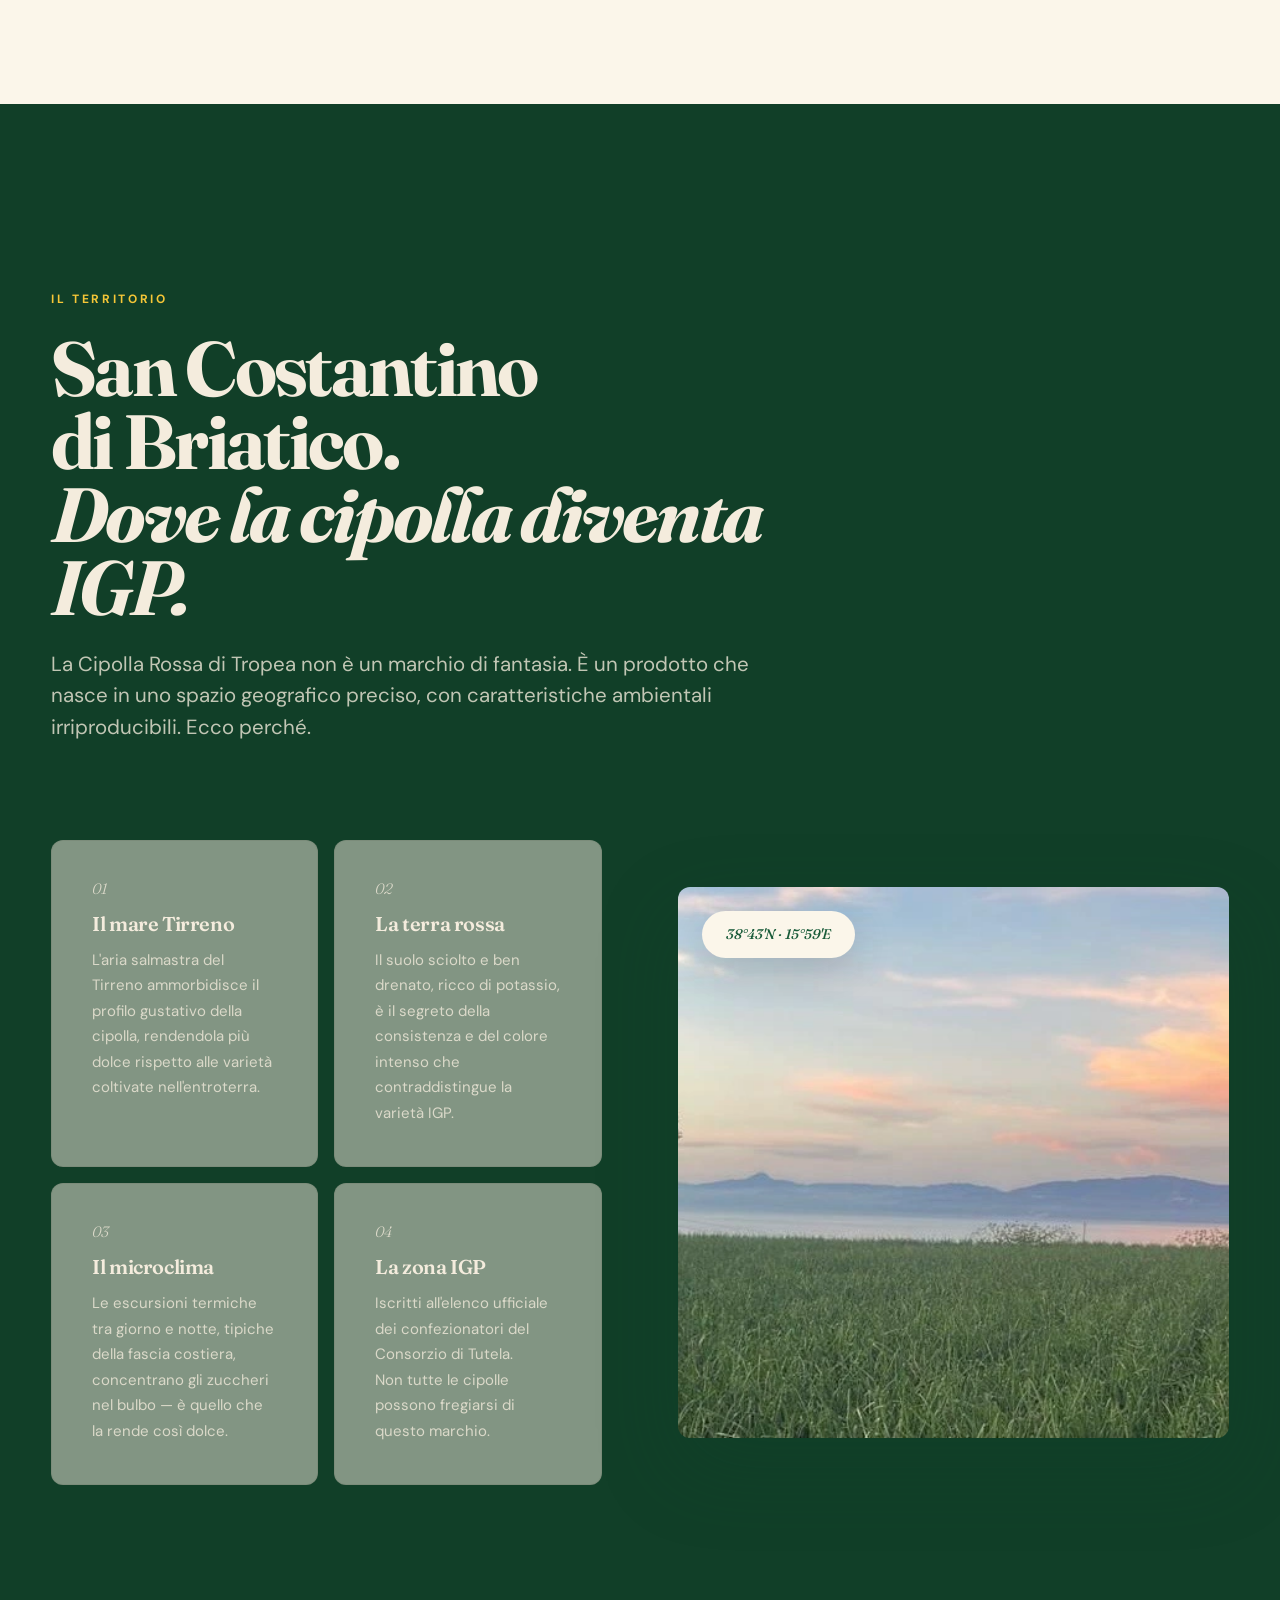
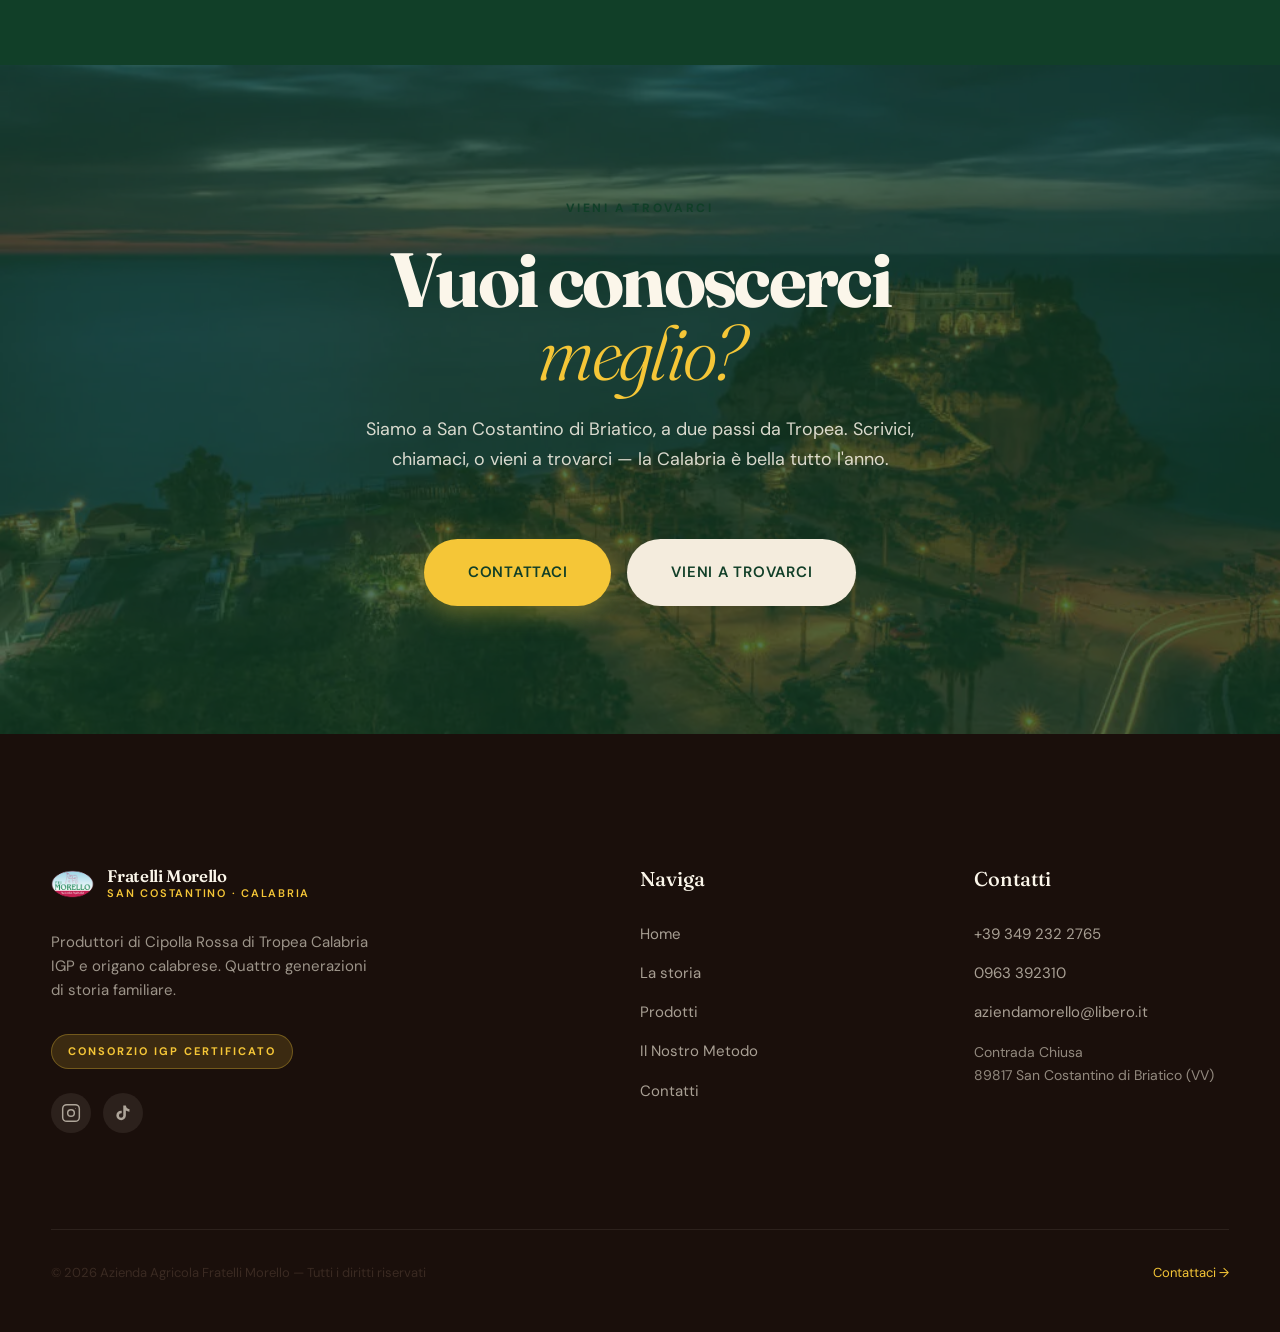
<file: chi-siamo.html>
<!DOCTYPE html>
<html lang="it">
<head>
  <meta charset="UTF-8" />
  <meta name="viewport" content="width=device-width, initial-scale=1.0" />
  <title>Chi siamo — Azienda Agricola Fratelli Morello | Cipolla Rossa di Tropea IGP</title>
  <meta name="description" content="Quattro generazioni di storia: dal bergamotto alla Cipolla Rossa di Tropea IGP. La storia della famiglia Morello a San Costantino di Briatico, sul Tirreno calabrese." />
  <meta name="keywords" content="Fratelli Morello storia, Cipolla Rossa di Tropea IGP, San Costantino di Briatico, azienda agricola familiare Calabria" />
  <meta name="robots" content="index, follow" />
  <link rel="canonical" href="https://www.fratellimorello.it/chi-siamo.html" />

  <!-- Open Graph -->
  <meta property="og:type" content="website" />
  <meta property="og:title" content="La nostra storia — Fratelli Morello" />
  <meta property="og:description" content="Quattro generazioni di storia calabrese: dal bergamotto alla Cipolla Rossa di Tropea IGP. La famiglia Morello a San Costantino di Briatico." />
  <meta property="og:url" content="https://www.fratellimorello.it/chi-siamo.html" />
  <meta property="og:image" content="https://www.fratellimorello.it/img/storianonno.webp" />
  <meta property="og:image:alt" content="La storia della famiglia Morello — Azienda Agricola Fratelli Morello" />
  <meta property="og:locale" content="it_IT" />
  <meta property="og:site_name" content="Fratelli Morello" />

  <!-- Twitter / X card -->
  <meta name="twitter:card" content="summary_large_image" />
  <meta name="twitter:title" content="La nostra storia — Fratelli Morello" />
  <meta name="twitter:description" content="Quattro generazioni di storia calabrese: dal bergamotto alla Cipolla Rossa di Tropea IGP." />
  <meta name="twitter:image" content="https://www.fratellimorello.it/img/storianonno.webp" />

  <meta name="theme-color" content="#113F28" />
  <link rel="icon" href="img/favicon.ico" sizes="any" />
  <link rel="apple-touch-icon" href="img/apple-touch-icon.png" />

  <script type="application/ld+json">
  {
    "@context": "https://schema.org",
    "@type": "AboutPage",
    "name": "Chi siamo — Fratelli Morello",
    "description": "La storia di quattro generazioni della famiglia Morello, produttori di Cipolla Rossa di Tropea Calabria IGP a San Costantino di Briatico.",
    "mainEntity": {
      "@type": "Organization",
      "name": "Azienda Agricola Fratelli Morello",
      "numberOfEmployees": 30,
      "address": {
        "@type": "PostalAddress",
        "streetAddress": "Contrada Chiusa",
        "addressLocality": "San Costantino di Briatico",
        "postalCode": "89817",
        "addressRegion": "VV",
        "addressCountry": "IT"
      }
    }
  }
  </script>

  <link rel="preconnect" href="https://fonts.googleapis.com" />
  <link rel="preconnect" href="https://fonts.gstatic.com" crossorigin />
  <link href="https://fonts.googleapis.com/css2?family=Fraunces:ital,opsz,wght@0,9..144,300..700;1,9..144,300..700&family=DM+Sans:opsz,wght@9..40,300;9..40,400;9..40,500;9..40,700&display=swap" rel="stylesheet" />
  <link rel="stylesheet" href="css/style.css" />
</head>
<body>

<a href="#main-content" class="skip-to-content">Vai al contenuto principale</a>

<header class="header header--dark" role="banner">
  <div class="wrap header__inner">
    <a href="index.html" class="brand" aria-label="Fratelli Morello — Home">
      <img src="img/logo.webp" alt="Logo Azienda Agricola Morello" class="brand__logo" />
      <span class="brand__text">
        <span class="brand__name">Fratelli Morello</span>
        <span class="brand__sub">San Costantino · Calabria</span>
      </span>
    </a>
    <nav class="nav" aria-label="Principale">
      <a href="index.html" class="nav__link">Home</a>
      <a href="chi-siamo.html" class="nav__link">Storia</a>
      <a href="prodotti.html" class="nav__link">Prodotti</a>
      <a href="metodo.html" class="nav__link">Il Metodo</a>
      <a href="galleria.html" class="nav__link">Galleria</a>
      <a href="contatti.html" class="nav__link">Contatti</a>
      <a href="contatti.html" class="btn btn--primary nav__cta">Contattaci</a>
    </nav>

    <div class="nav__social" aria-label="Social media">
      <a href="https://www.instagram.com/az.agricola_morello?igsh=MWdjd2syYjlyMm1hYg==" class="social-link" target="_blank" rel="noopener" aria-label="Instagram di Fratelli Morello">
        <svg width="20" height="20" viewBox="0 0 24 24" fill="none" stroke="currentColor" stroke-width="1.75" stroke-linecap="round" stroke-linejoin="round" aria-hidden="true"><rect x="2" y="2" width="20" height="20" rx="5" ry="5"/><circle cx="12" cy="12" r="4"/><circle cx="17.5" cy="6.5" r="0.5" fill="currentColor" stroke="none"/></svg>
      </a>
      <a href="https://www.tiktok.com/@az.agricola.morello?_r=1&_t=ZN-96GsOIpsRQA" class="social-link" target="_blank" rel="noopener" aria-label="TikTok di Fratelli Morello">
        <svg width="18" height="18" viewBox="0 0 24 24" fill="currentColor" aria-hidden="true"><path d="M19.59 6.69a4.83 4.83 0 01-3.77-4.25V2h-3.45v13.67a2.89 2.89 0 01-2.88 2.5 2.89 2.89 0 01-2.89-2.89 2.89 2.89 0 012.89-2.89c.28 0 .54.04.79.1V9.01a6.3 6.3 0 00-.79-.05 6.34 6.34 0 00-6.34 6.34 6.34 6.34 0 006.34 6.34 6.34 6.34 0 006.33-6.34V8.69a8.18 8.18 0 004.79 1.52V6.77a4.85 4.85 0 01-1.02-.08z"/></svg>
      </a>
    </div>

    <button class="burger" aria-label="Apri menu" aria-expanded="false" aria-controls="drawer">
      <span></span><span></span>
    </button>
  </div>
</header>

<aside class="drawer" id="drawer" aria-label="Menu mobile">
  <a href="index.html" class="drawer__link">Home</a>
  <a href="chi-siamo.html" class="drawer__link">La Storia</a>
  <a href="prodotti.html" class="drawer__link">Prodotti</a>
  <a href="metodo.html" class="drawer__link">Il Nostro Metodo</a>
  <a href="galleria.html" class="drawer__link">Galleria</a>
  <a href="contatti.html" class="drawer__link">Contatti</a>
  <a href="contatti.html" class="btn btn--primary btn--lg drawer__cta">
    Contattaci
  </a>
  <div class="drawer__contact">
    <p>+39 349 232 2765</p>
    <p>aziendamorello@libero.it</p>
  </div>
</aside>

<main id="main-content">

<!-- ===================== PAGE HERO ===================== -->
<section class="page-hero" aria-label="Chi siamo">
  <div class="page-hero__deco" aria-hidden="true"></div>
  <div class="wrap">
    <span class="kicker kicker--gold reveal">La nostra storia</span>
    <h1 class="page-hero__title reveal">
      Quattro generazioni<br />
      di terra <em>calabrese.</em>
    </h1>
    <p class="page-hero__lead reveal">
      Da quando i bisnonni estraevano alcol dal bergamotto a oggi, con trenta persone che
      lavorano insieme ogni mattina. Una storia di famiglia — quella vera.
    </p>
  </div>
</section>

<!-- ===================== STORIA COMPLETA ===================== -->
<section class="section section--xl bg-cream" aria-label="Storia">
  <div class="wrap">

    <div class="section-head reveal">
      <span class="kicker">Dal 1900 a oggi</span>
      <h2>La storia<br />di una <em>famiglia.</em></h2>
    </div>

    <div class="story">
      <div class="story__text reveal">
        <p>
          Tutto cominciò con il bergamotto. I bisnonni di nostro padre coltivavano
          questa pianta straordinaria, ne estraevano l'essenza e la spedivano fino
          in Francia, dove diventava profumo. Un'eccellenza calabrese che il mondo
          cercava — e la famiglia Morello sapeva come darla.
        </p>

        <p class="alone">Poi arrivò la cipolla.</p>

        <p>
          Con la stessa dedizione, la stessa terra, la famiglia abbracciò un nuovo
          prodotto: la Cipolla Rossa di Tropea Calabria IGP, uno dei sapori più
          riconoscibili d'Italia. Nostro nonno Domenico, e nostro zio Giacomo la coltivavano e la portavano al mercato
          di persona, con quella semplicità onesta di chi sa che un buon prodotto
          parla da solo.
        </p>

        <p>
          È stato nostro padre, insieme a nostro zio, a trasformare questa tradizione
          in un'azienda vera. Produzione strutturata, confezionamento professionale,
          spedizioni in tutta Italia e in Europa. La Cipolla
          Morello ha iniziato a viaggiare.
        </p>

        <p>
          Oggi siamo noi, insieme a nostro padre e nostro zio: la quarta generazione. Con un'azienda di 30 persone che
          lavora insieme ogni giorno — un clima familiare, come si dice in Calabria,
          fin troppo — e la determinazione di portare avanti ciò che le generazioni
          prima di noi hanno costruito con le mani e con il cuore.
        </p>

        <p>
          Coltiviamo la Cipolla Rossa di Tropea IGP e l'origano calabrese, e siamo
          orgogliosi di essere iscritti all'elenco ufficiale dei confezionatori del
          Consorzio di Tutela.
        </p>
      </div>

      <div class="story__media reveal">
        <img
          src="img/storianonno.webp"
          alt="La storia della famiglia Morello — Azienda Agricola Fratelli Morello"
          loading="lazy"
          style="width:100%;height:100%;object-fit:cover;object-position:center top;"
        />
      </div>
    </div>

    <div class="quote reveal" style="margin-top:var(--s-16);">
      <p>
        Quello che vendiamo non è solo un ortaggio. È un pezzo di Calabria,
        coltivato con rispetto per la terra e per chi viene prima di noi.
      </p>
    </div>

  </div>
</section>

<!-- ===================== TIMELINE ===================== -->
<section class="section section--xl bg-avorio" aria-label="Le quattro generazioni">
  <div class="wrap wrap--narrow">

    <div class="section-head section-head--center reveal">
      <span class="kicker">Le quattro generazioni</span>
      <h2>Una famiglia,<br /><em>una storia continua.</em></h2>
    </div>

    <div class="timeline" style="margin-top:var(--s-16);">

      <article class="timeline__item reveal">
        <div class="timeline__era">
          1ª
          <span class="timeline__era-label">Inizio '900</span>
        </div>
        <div class="timeline__body">
          <h3>I bisnonni e il bergamotto</h3>
          <p>
            Sul litorale calabrese, lontano dai circuiti commerciali moderni, i bisnonni
            coltivano il bergamotto — pianta rara, profumo prezioso. L'essenza estratta
            arriva fino in Francia, nelle mani dei grandi profumieri. È già un'intuizione:
            la qualità calabrese può raggiungere il mondo.
          </p>
        </div>
      </article>

      <article class="timeline__item reveal">
        <div class="timeline__era">
          2ª
          <span class="timeline__era-label">Metà '900</span>
        </div>
        <div class="timeline__body">
          <h3>Il nonno e il mercato</h3>
          <p>
            La famiglia fa una svolta. Lascia il bergamotto e abbraccia la Cipolla Rossa
            di Tropea, prodotto della stessa terra ma con un mercato più vicino e immediato.
            Il nonno la porta al mercato di persona — nessun intermediario, nessuna
            mediazione. Solo un prodotto eccellente e chi sa riconoscerlo.
          </p>
        </div>
      </article>

      <article class="timeline__item reveal">
        <div class="timeline__era">
          3ª
          <span class="timeline__era-label">Anni '80–2000</span>
        </div>
        <div class="timeline__body">
          <h3>Papà, zio e l'azienda vera</h3>
          <p>
            Nostro padre e nostro zio trasformano la tradizione in struttura. Nasce
            l'azienda con confezionamento professionale, logistica, spedizioni in tutta
            Italia e in Europa. La Cipolla Morello inizia a viaggiare. La visione si allarga.
          </p>
        </div>
      </article>

      <article class="timeline__item reveal">
        <div class="timeline__era">
          4ª
          <span class="timeline__era-label">Oggi</span>
        </div>
        <div class="timeline__body">
          <h3>Noi — 30 persone, un'azienda di famiglia</h3>
          <p>
            Oggi siamo noi, insieme a nostro padre e nostro zio, a guidare l'azienda, con 30 persone che lavorano insieme ogni
            giorno con quella mentalità familiare che è la nostra forza più grande.
            Iscritti al Consorzio di Tutela IGP, continuiamo a spedire in tutta Italia
            e in Europa, con la stessa cura di chi porta al mercato il proprio nome.
          </p>
        </div>
      </article>

    </div>
  </div>
</section>

<!-- ===================== TERRITORIO ===================== -->
<section class="section section--xl bg-deep" id="territorio" aria-label="Il territorio">
  <div class="wrap">

    <div class="section-head reveal">
      <span class="kicker kicker--gold">Il territorio</span>
      <h2>San Costantino di Briatico.<br /><em>Dove la cipolla diventa IGP.</em></h2>
      <p class="lead" style="color:rgba(244,236,221,0.78);">
        La Cipolla Rossa di Tropea non è un marchio di fantasia. È un prodotto che nasce
        in uno spazio geografico preciso, con caratteristiche ambientali irriproducibili.
        Ecco perché.
      </p>
    </div>

    <div class="split split--right" style="margin-top:var(--s-16);">

      <div class="split__media split__media--blob reveal">
        <span class="split__tag split__tag--tl">38°43'N · 15°59'E</span>
        <img
          src="img/campo.webp"
          alt="Campi coltivati a San Costantino di Briatico, costa tirrenica calabrese"
          loading="lazy"
        />
      </div>

      <div class="split__content reveal">
        <div class="facts">

          <div class="fact">
            <p class="fact__num">01</p>
            <h4>Il mare Tirreno</h4>
            <p>L'aria salmastra del Tirreno ammorbidisce il profilo gustativo della cipolla, rendendola più dolce rispetto alle varietà coltivate nell'entroterra.</p>
          </div>

          <div class="fact">
            <p class="fact__num">02</p>
            <h4>La terra rossa</h4>
            <p>Il suolo sciolto e ben drenato, ricco di potassio, è il segreto della consistenza e del colore intenso che contraddistingue la varietà IGP.</p>
          </div>

          <div class="fact">
            <p class="fact__num">03</p>
            <h4>Il microclima</h4>
            <p>Le escursioni termiche tra giorno e notte, tipiche della fascia costiera, concentrano gli zuccheri nel bulbo — è quello che la rende così dolce.</p>
          </div>

          <div class="fact">
            <p class="fact__num">04</p>
            <h4>La zona IGP</h4>
            <p>Iscritti all'elenco ufficiale dei confezionatori del Consorzio di Tutela. Non tutte le cipolle possono fregiarsi di questo marchio.</p>
          </div>

        </div>
      </div>

    </div>
  </div>
</section>

<!-- ===================== CTA ===================== -->
<section class="cta-band" aria-label="Contattaci">
  <div class="wrap wrap--narrow">
    <span class="kicker" style="color:var(--cipolla-deep);">Vieni a trovarci</span>
    <h2>Vuoi conoscerci<br /><em>meglio?</em></h2>
    <p>
      Siamo a San Costantino di Briatico, a due passi da Tropea. Scrivici, chiamaci, o vieni a trovarci —
      la Calabria è bella tutto l'anno.
    </p>
    <div class="cta-band__actions">
      <a href="contatti.html" class="btn btn--primary btn--lg">Contattaci</a>
      <a href="contatti.html" class="btn btn--cream btn--lg">Vieni a trovarci</a>
    </div>
  </div>
</section>

</main>

<footer class="footer" role="contentinfo">
  <div class="wrap">
    <div class="footer__top">
      <div class="footer__brand">
        <a href="index.html" class="brand">
          <img src="img/logo.webp" alt="Logo Azienda Agricola Morello" class="brand__logo" />
          <span class="brand__text">
            <span class="brand__name">Fratelli Morello</span>
            <span class="brand__sub">San Costantino · Calabria</span>
          </span>
        </a>
        <p>Produttori di Cipolla Rossa di Tropea Calabria IGP e origano calabrese. Quattro generazioni di storia familiare.</p>
        <span class="footer__certif">Consorzio IGP Certificato</span>
        <div class="footer__social" aria-label="Social media">
          <a href="https://www.instagram.com/az.agricola_morello?igsh=MWdjd2syYjlyMm1hYg==" class="social-link social-link--footer" target="_blank" rel="noopener" aria-label="Instagram">
            <svg width="20" height="20" viewBox="0 0 24 24" fill="none" stroke="currentColor" stroke-width="1.75" stroke-linecap="round" stroke-linejoin="round" aria-hidden="true"><rect x="2" y="2" width="20" height="20" rx="5" ry="5"/><circle cx="12" cy="12" r="4"/><circle cx="17.5" cy="6.5" r="0.5" fill="currentColor" stroke="none"/></svg>
          </a>
          <a href="https://www.tiktok.com/@az.agricola.morello?_r=1&_t=ZN-96GsOIpsRQA" class="social-link social-link--footer" target="_blank" rel="noopener" aria-label="TikTok">
            <svg width="18" height="18" viewBox="0 0 24 24" fill="currentColor" aria-hidden="true"><path d="M19.59 6.69a4.83 4.83 0 01-3.77-4.25V2h-3.45v13.67a2.89 2.89 0 01-2.88 2.5 2.89 2.89 0 01-2.89-2.89 2.89 2.89 0 012.89-2.89c.28 0 .54.04.79.1V9.01a6.3 6.3 0 00-.79-.05 6.34 6.34 0 00-6.34 6.34 6.34 6.34 0 006.34 6.34 6.34 6.34 0 006.33-6.34V8.69a8.18 8.18 0 004.79 1.52V6.77a4.85 4.85 0 01-1.02-.08z"/></svg>
          </a>
        </div>
      </div>
      <div>
        <p class="footer__heading">Naviga</p>
        <ul class="footer__list">
          <li><a href="index.html">Home</a></li>
          <li><a href="chi-siamo.html">La storia</a></li>
          <li><a href="prodotti.html">Prodotti</a></li>
          <li><a href="metodo.html">Il Nostro Metodo</a></li>
          <li><a href="contatti.html">Contatti</a></li>
        </ul>
      </div>
      <div>
        <p class="footer__heading">Contatti</p>
        <ul class="footer__list">
          <li><a href="tel:+393492322765">+39 349 232 2765</a></li>
          <li><a href="tel:+390963392310">0963 392310</a></li>
          <li><a href="mailto:aziendamorello@libero.it">aziendamorello@libero.it</a></li>
        </ul>
        <p class="footer__addr">Contrada Chiusa<br />89817 San Costantino di Briatico (VV)</p>
      </div>
    </div>
    <div class="footer__bottom">
      <p>&copy; 2026 Azienda Agricola Fratelli Morello — Tutti i diritti riservati</p>
      <a href="contatti.html" style="color:var(--oro);">Contattaci →</a>
    </div>
  </div>
</footer>

<a href="https://wa.me/393492322765" class="wa-float" target="_blank" rel="noopener" aria-label="Contattaci su WhatsApp">
  <svg viewBox="0 0 24 24" aria-hidden="true"><path d="M17.472 14.382c-.297-.149-1.758-.867-2.03-.967-.273-.099-.471-.148-.67.15-.197.297-.767.966-.94 1.164-.173.199-.347.223-.644.075-.297-.15-1.255-.463-2.39-1.475-.883-.788-1.48-1.761-1.653-2.059-.173-.297-.018-.458.13-.606.134-.133.298-.347.446-.52.149-.174.198-.298.298-.497.099-.198.05-.371-.025-.52-.075-.149-.669-1.612-.916-2.207-.242-.579-.487-.5-.669-.51-.173-.008-.371-.01-.57-.01-.198 0-.52.074-.792.372-.272.297-1.04 1.016-1.04 2.479 0 1.462 1.065 2.875 1.213 3.074.149.198 2.096 3.2 5.077 4.487.709.306 1.262.489 1.694.625.712.227 1.36.195 1.871.118.571-.085 1.758-.719 2.006-1.413.248-.694.248-1.289.173-1.413-.074-.124-.272-.198-.57-.347m-5.421 7.403h-.004a9.87 9.87 0 01-5.031-1.378l-.361-.214-3.741.982.998-3.648-.235-.374a9.86 9.86 0 01-1.51-5.26c.001-5.45 4.436-9.884 9.888-9.884 2.64 0 5.122 1.03 6.988 2.898a9.825 9.825 0 012.893 6.994c-.003 5.45-4.437 9.884-9.885 9.884m8.413-18.297A11.815 11.815 0 0012.05 0C5.495 0 .16 5.335.157 11.892c0 2.096.547 4.142 1.588 5.945L.057 24l6.305-1.654a11.882 11.882 0 005.683 1.448h.005c6.554 0 11.89-5.335 11.893-11.893a11.821 11.821 0 00-3.48-8.413z"/></svg>
</a>

<script src="js/main.js" defer></script>
</body>
</html>
</file>
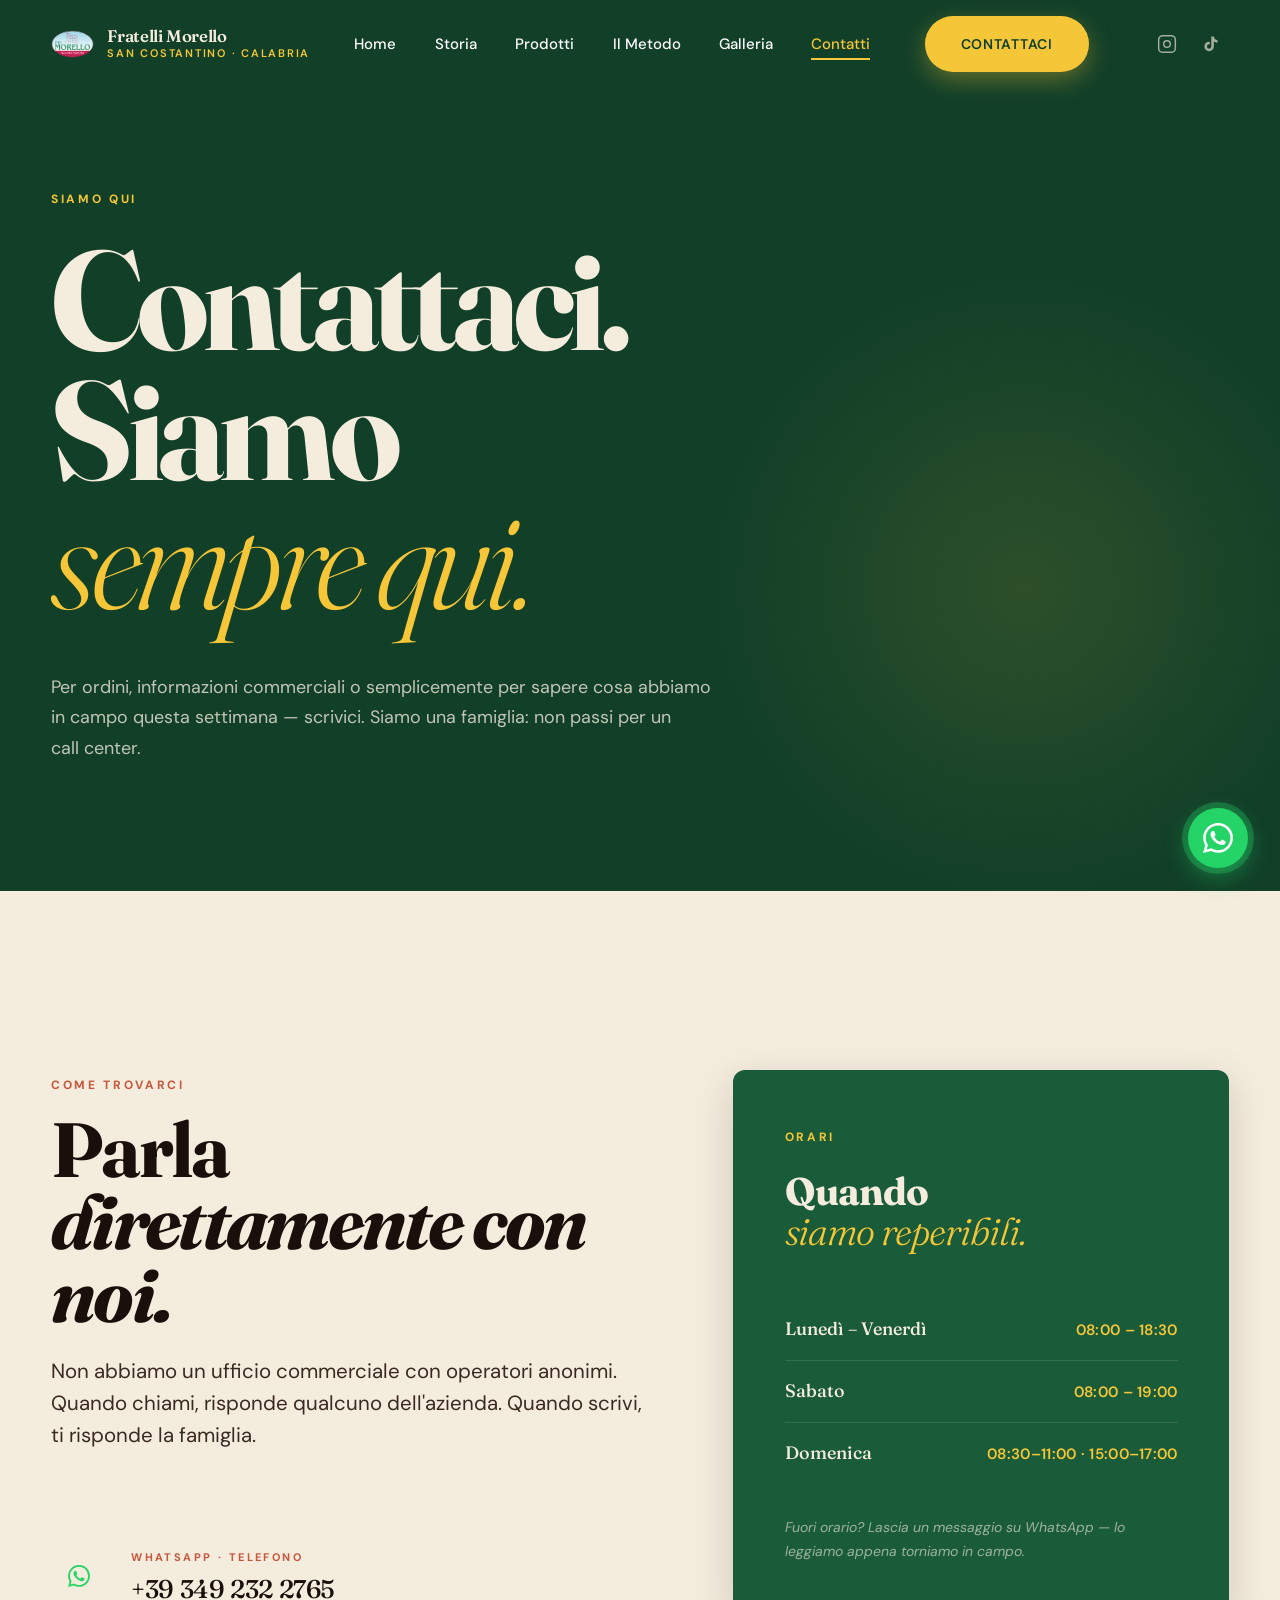
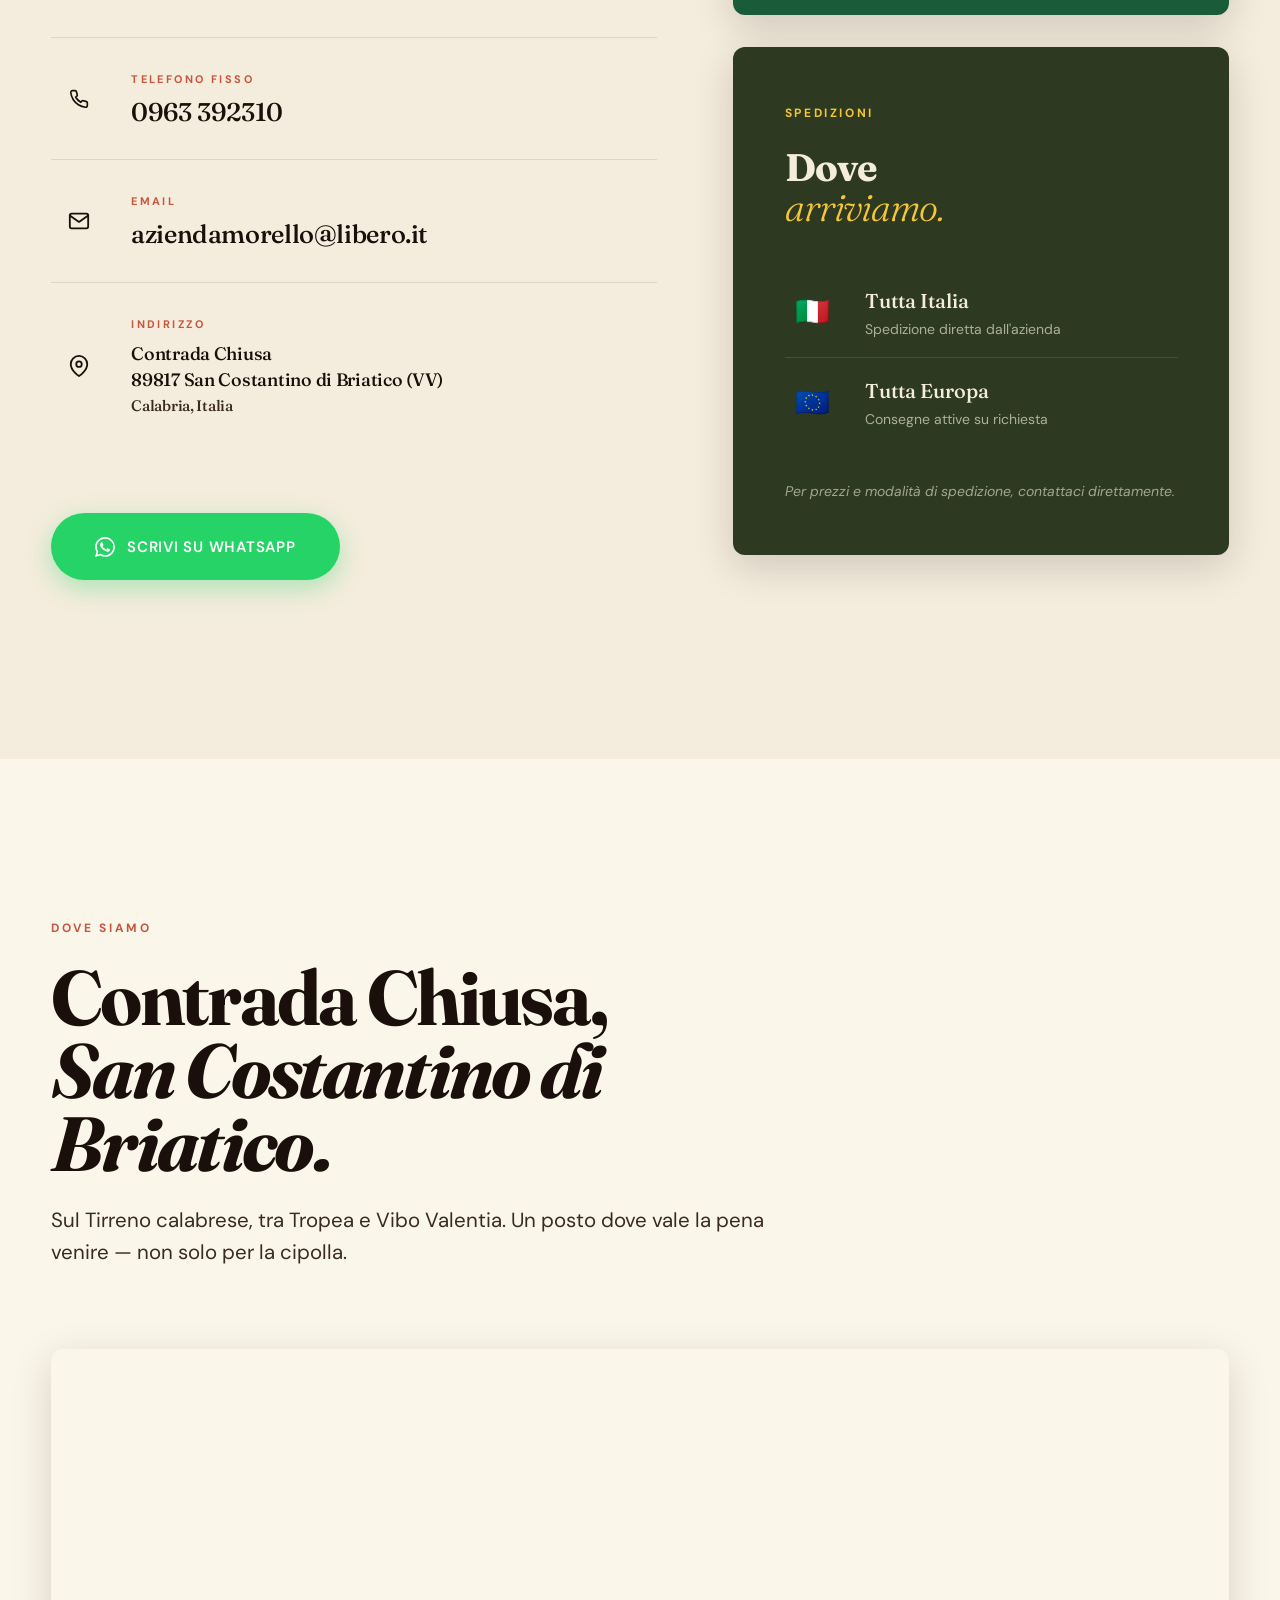
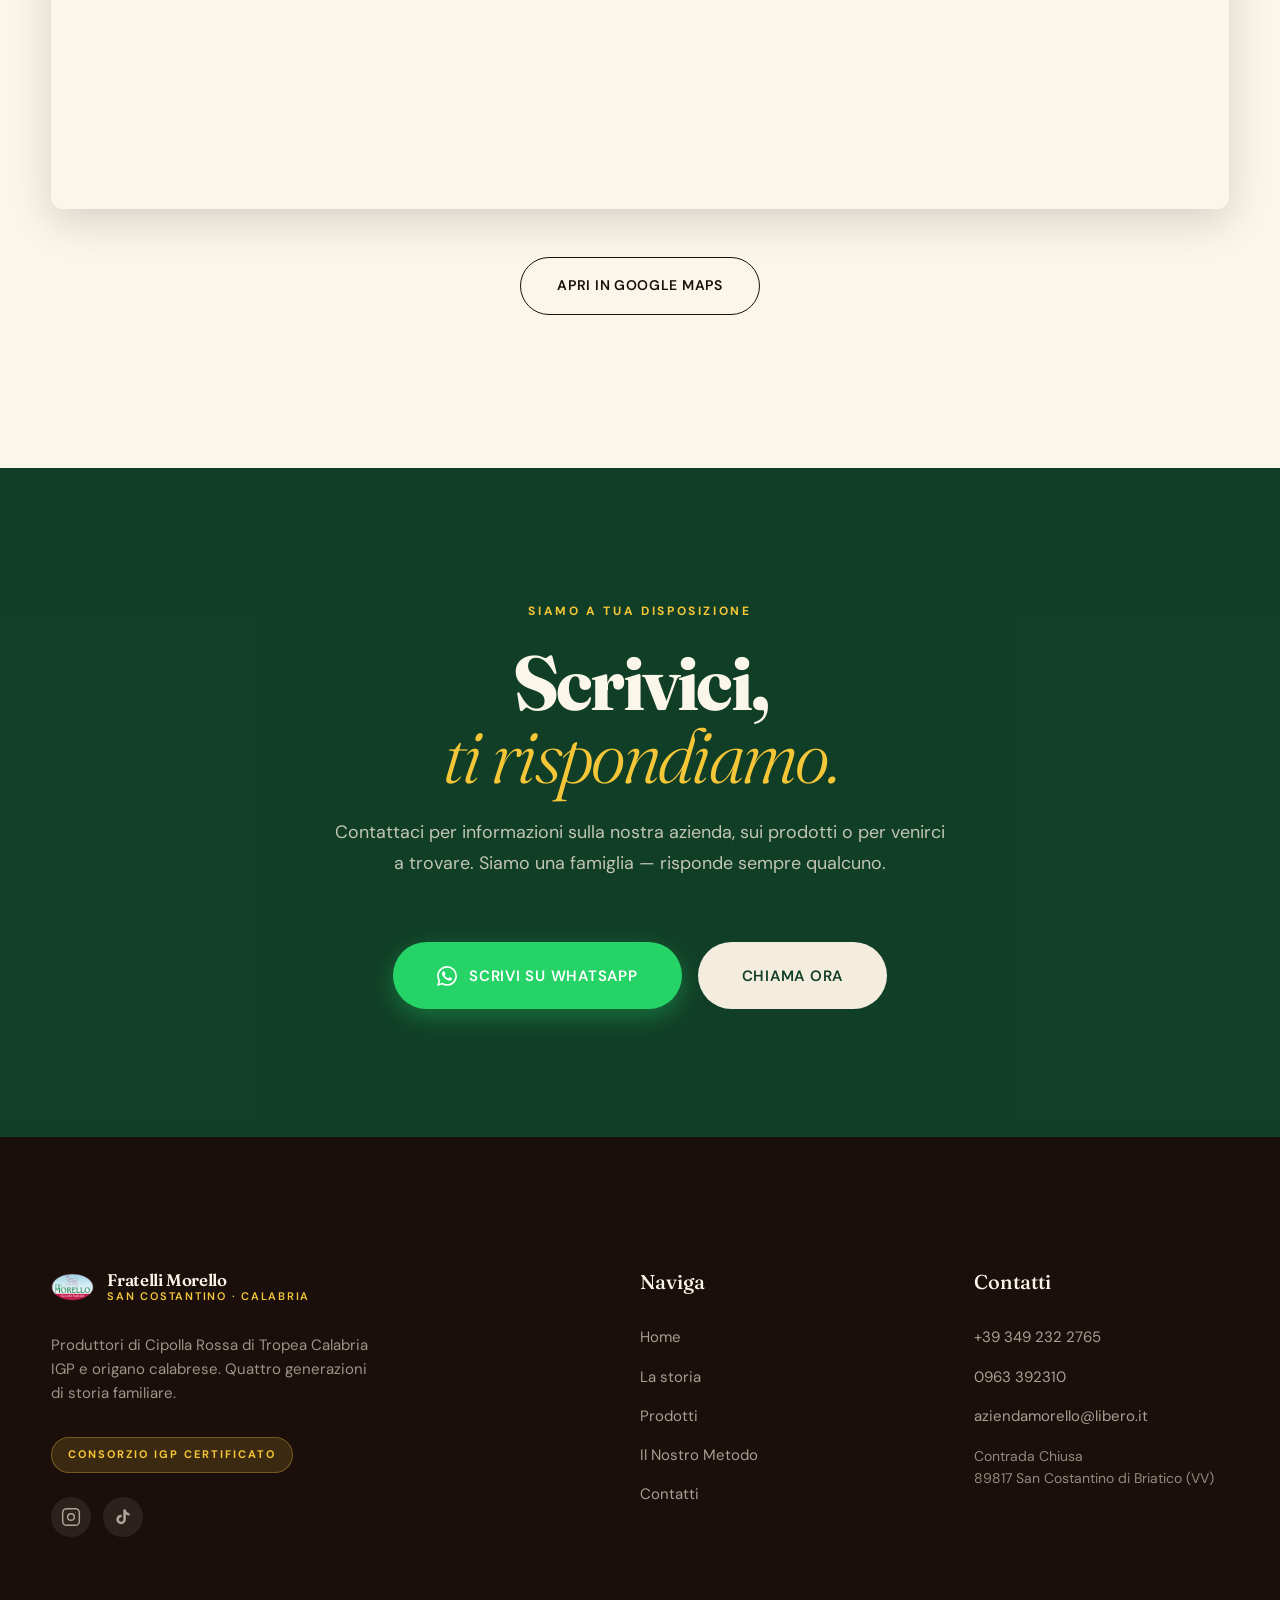
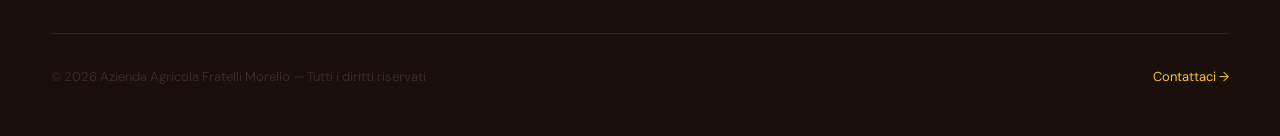
<file: contatti.html>
<!DOCTYPE html>
<html lang="it">
<head>
  <meta charset="UTF-8" />
  <meta name="viewport" content="width=device-width, initial-scale=1.0" />
  <title>Contatti — Azienda Agricola Fratelli Morello | San Costantino di Briatico</title>
  <meta name="description" content="Contatta l'Azienda Agricola Fratelli Morello. Telefono, WhatsApp, email e indirizzo a San Costantino di Briatico (VV). Ordini di Cipolla Rossa di Tropea IGP." />
  <meta name="keywords" content="Fratelli Morello contatti, Cipolla Rossa Tropea ordine, San Costantino Briatico azienda agricola, cipolla IGP spedizione" />
  <meta name="robots" content="index, follow" />
  <link rel="canonical" href="https://www.fratellimorello.it/contatti.html" />

  <!-- Open Graph -->
  <meta property="og:type" content="website" />
  <meta property="og:title" content="Contatti — Azienda Agricola Fratelli Morello" />
  <meta property="og:description" content="Contatta l'Azienda Agricola Fratelli Morello. Telefono, WhatsApp, email e indirizzo a San Costantino di Briatico (VV). Ordini di Cipolla Rossa di Tropea IGP." />
  <meta property="og:url" content="https://www.fratellimorello.it/contatti.html" />
  <meta property="og:image" content="https://www.fratellimorello.it/img/campo.webp" />
  <meta property="og:image:alt" content="Azienda Agricola Fratelli Morello — San Costantino di Briatico" />
  <meta property="og:locale" content="it_IT" />
  <meta property="og:site_name" content="Fratelli Morello" />

  <!-- Twitter / X card -->
  <meta name="twitter:card" content="summary_large_image" />
  <meta name="twitter:title" content="Contatti — Azienda Agricola Fratelli Morello" />
  <meta name="twitter:description" content="Telefono, WhatsApp, email e indirizzo. Ordini di Cipolla Rossa di Tropea IGP." />
  <meta name="twitter:image" content="https://www.fratellimorello.it/img/campo.webp" />

  <meta name="theme-color" content="#113F28" />
  <link rel="icon" href="img/favicon.ico" sizes="any" />
  <link rel="apple-touch-icon" href="img/apple-touch-icon.png" />

  <script type="application/ld+json">
  {
    "@context": "https://schema.org",
    "@type": "LocalBusiness",
    "name": "Azienda Agricola Fratelli Morello",
    "description": "Produttori di Cipolla Rossa di Tropea Calabria IGP e origano calabrese.",
    "url": "https://www.fratellimorello.it",
    "telephone": ["+393492322765", "+390963392310"],
    "email": "aziendamorello@libero.it",
    "address": {
      "@type": "PostalAddress",
      "streetAddress": "Contrada Chiusa",
      "addressLocality": "San Costantino di Briatico",
      "postalCode": "89817",
      "addressRegion": "VV",
      "addressCountry": "IT"
    },
    "geo": { "@type": "GeoCoordinates", "latitude": 38.69849133857429, "longitude": 16.00326368581985 },
    "openingHoursSpecification": [
      { "@type": "OpeningHoursSpecification", "dayOfWeek": ["Monday","Tuesday","Wednesday","Thursday","Friday"], "opens": "08:00", "closes": "18:30" },
      { "@type": "OpeningHoursSpecification", "dayOfWeek": "Saturday", "opens": "08:00", "closes": "19:00" },
      { "@type": "OpeningHoursSpecification", "dayOfWeek": "Sunday", "opens": "08:30", "closes": "11:00" }
    ],
    "areaServed": ["IT", "EU"]
  }
  </script>

  <link rel="preconnect" href="https://fonts.googleapis.com" />
  <link rel="preconnect" href="https://fonts.gstatic.com" crossorigin />
  <link href="https://fonts.googleapis.com/css2?family=Fraunces:ital,opsz,wght@0,9..144,300..700;1,9..144,300..700&family=DM+Sans:opsz,wght@9..40,300;9..40,400;9..40,500;9..40,700&display=swap" rel="stylesheet" />
  <link rel="stylesheet" href="css/style.css" />
</head>
<body>

<a href="#main-content" class="skip-to-content">Vai al contenuto principale</a>

<header class="header header--dark" role="banner">
  <div class="wrap header__inner">
    <a href="index.html" class="brand" aria-label="Fratelli Morello — Home">
      <img src="img/logo.webp" alt="Logo Azienda Agricola Morello" class="brand__logo" />
      <span class="brand__text">
        <span class="brand__name">Fratelli Morello</span>
        <span class="brand__sub">San Costantino · Calabria</span>
      </span>
    </a>
    <nav class="nav" aria-label="Principale">
      <a href="index.html" class="nav__link">Home</a>
      <a href="chi-siamo.html" class="nav__link">Storia</a>
      <a href="prodotti.html" class="nav__link">Prodotti</a>
      <a href="metodo.html" class="nav__link">Il Metodo</a>
      <a href="galleria.html" class="nav__link">Galleria</a>
      <a href="contatti.html" class="nav__link">Contatti</a>
      <a href="contatti.html" class="btn btn--primary nav__cta">Contattaci</a>
    </nav>

    <div class="nav__social" aria-label="Social media">
      <a href="https://www.instagram.com/az.agricola_morello?igsh=MWdjd2syYjlyMm1hYg==" class="social-link" target="_blank" rel="noopener" aria-label="Instagram di Fratelli Morello">
        <svg width="20" height="20" viewBox="0 0 24 24" fill="none" stroke="currentColor" stroke-width="1.75" stroke-linecap="round" stroke-linejoin="round" aria-hidden="true"><rect x="2" y="2" width="20" height="20" rx="5" ry="5"/><circle cx="12" cy="12" r="4"/><circle cx="17.5" cy="6.5" r="0.5" fill="currentColor" stroke="none"/></svg>
      </a>
      <a href="https://www.tiktok.com/@az.agricola.morello?_r=1&_t=ZN-96GsOIpsRQA" class="social-link" target="_blank" rel="noopener" aria-label="TikTok di Fratelli Morello">
        <svg width="18" height="18" viewBox="0 0 24 24" fill="currentColor" aria-hidden="true"><path d="M19.59 6.69a4.83 4.83 0 01-3.77-4.25V2h-3.45v13.67a2.89 2.89 0 01-2.88 2.5 2.89 2.89 0 01-2.89-2.89 2.89 2.89 0 012.89-2.89c.28 0 .54.04.79.1V9.01a6.3 6.3 0 00-.79-.05 6.34 6.34 0 00-6.34 6.34 6.34 6.34 0 006.34 6.34 6.34 6.34 0 006.33-6.34V8.69a8.18 8.18 0 004.79 1.52V6.77a4.85 4.85 0 01-1.02-.08z"/></svg>
      </a>
    </div>

    <button class="burger" aria-label="Apri menu" aria-expanded="false" aria-controls="drawer">
      <span></span><span></span>
    </button>
  </div>
</header>

<aside class="drawer" id="drawer" aria-label="Menu mobile">
  <a href="index.html" class="drawer__link">Home</a>
  <a href="chi-siamo.html" class="drawer__link">La Storia</a>
  <a href="prodotti.html" class="drawer__link">Prodotti</a>
  <a href="metodo.html" class="drawer__link">Il Nostro Metodo</a>
  <a href="galleria.html" class="drawer__link">Galleria</a>
  <a href="contatti.html" class="drawer__link">Contatti</a>
  <a href="contatti.html" class="btn btn--primary btn--lg drawer__cta">
    Contattaci
  </a>
  <div class="drawer__contact">
    <p>+39 349 232 2765</p>
    <p>aziendamorello@libero.it</p>
  </div>
</aside>

<main id="main-content">

<!-- ===================== PAGE HERO ===================== -->
<section class="page-hero" aria-label="Contatti">
  <div class="page-hero__deco" aria-hidden="true"></div>
  <div class="wrap">
    <span class="kicker kicker--gold reveal">Siamo qui</span>
    <h1 class="page-hero__title reveal">
      Contattaci.<br />
      Siamo<br />
      <em>sempre qui.</em>
    </h1>
    <p class="page-hero__lead reveal">
      Per ordini, informazioni commerciali o semplicemente per sapere cosa abbiamo
      in campo questa settimana — scrivici. Siamo una famiglia: non passi per un
      call center.
    </p>
  </div>
</section>

<!-- ===================== CONTATTI ===================== -->
<section class="section section--xl bg-cream" aria-label="Informazioni di contatto">
  <div class="wrap">

    <div class="contact-grid">

      <div class="reveal">
        <span class="kicker">Come trovarci</span>
        <h2 style="margin-top:var(--s-4);">Parla<br /><em>direttamente con noi.</em></h2>
        <p class="lead" style="margin-top:var(--s-5);">
          Non abbiamo un ufficio commerciale con operatori anonimi.
          Quando chiami, risponde qualcuno dell'azienda.
          Quando scrivi, ti risponde la famiglia.
        </p>

        <div class="contact-list" style="margin-top:var(--s-10);">

          <a href="https://wa.me/393492322765" target="_blank" rel="noopener" class="contact-line">
            <span class="contact-line__icon">
              <svg width="22" height="22" viewBox="0 0 24 24" fill="currentColor" style="color:#25D366;" aria-hidden="true"><path d="M17.472 14.382c-.297-.149-1.758-.867-2.03-.967-.273-.099-.471-.148-.67.15-.197.297-.767.966-.94 1.164-.173.199-.347.223-.644.075-.297-.15-1.255-.463-2.39-1.475-.883-.788-1.48-1.761-1.653-2.059-.173-.297-.018-.458.13-.606.134-.133.298-.347.446-.52.149-.174.198-.298.298-.497.099-.198.05-.371-.025-.52-.075-.149-.669-1.612-.916-2.207-.242-.579-.487-.5-.669-.51-.173-.008-.371-.01-.57-.01-.198 0-.52.074-.792.372-.272.297-1.04 1.016-1.04 2.479 0 1.462 1.065 2.875 1.213 3.074.149.198 2.096 3.2 5.077 4.487.709.306 1.262.489 1.694.625.712.227 1.36.195 1.871.118.571-.085 1.758-.719 2.006-1.413.248-.694.248-1.289.173-1.413-.074-.124-.272-.198-.57-.347m-5.421 7.403h-.004a9.87 9.87 0 01-5.031-1.378l-.361-.214-3.741.982.998-3.648-.235-.374a9.86 9.86 0 01-1.51-5.26c.001-5.45 4.436-9.884 9.888-9.884 2.64 0 5.122 1.03 6.988 2.898a9.825 9.825 0 012.893 6.994c-.003 5.45-4.437 9.884-9.885 9.884m8.413-18.297A11.815 11.815 0 0012.05 0C5.495 0 .16 5.335.157 11.892c0 2.096.547 4.142 1.588 5.945L.057 24l6.305-1.654a11.882 11.882 0 005.683 1.448h.005c6.554 0 11.89-5.335 11.893-11.893a11.821 11.821 0 00-3.48-8.413z"/></svg>
            </span>
            <div>
              <p class="contact-line__label">WhatsApp · Telefono</p>
              <p class="contact-line__value">+39 349 232 2765</p>
            </div>
          </a>

          <a href="tel:+390963392310" class="contact-line">
            <span class="contact-line__icon">
              <svg width="20" height="20" viewBox="0 0 24 24" fill="none" stroke="currentColor" stroke-width="2" stroke-linecap="round" aria-hidden="true"><path d="M22 16.92v3a2 2 0 01-2.18 2 19.79 19.79 0 01-8.63-3.07 19.5 19.5 0 01-6-6 19.79 19.79 0 01-3.07-8.67A2 2 0 014.11 2h3a2 2 0 012 1.72c.13.96.37 1.9.72 2.81a2 2 0 01-.45 2.11L8.09 9.91a16 16 0 006 6l1.27-1.27a2 2 0 012.11-.45c.91.35 1.85.59 2.81.72A2 2 0 0122 16.92z"/></svg>
            </span>
            <div>
              <p class="contact-line__label">Telefono fisso</p>
              <p class="contact-line__value">0963 392310</p>
            </div>
          </a>

          <a href="mailto:aziendamorello@libero.it" class="contact-line">
            <span class="contact-line__icon">
              <svg width="22" height="22" viewBox="0 0 24 24" fill="none" stroke="currentColor" stroke-width="2" stroke-linecap="round" stroke-linejoin="round" aria-hidden="true"><path d="M4 4h16c1.1 0 2 .9 2 2v12c0 1.1-.9 2-2 2H4c-1.1 0-2-.9-2-2V6c0-1.1.9-2 2-2z"/><polyline points="22,6 12,13 2,6"/></svg>
            </span>
            <div>
              <p class="contact-line__label">Email</p>
              <p class="contact-line__value">aziendamorello@libero.it</p>
            </div>
          </a>

          <div class="contact-line" style="cursor:default;">
            <span class="contact-line__icon">
              <svg width="22" height="22" viewBox="0 0 24 24" fill="none" stroke="currentColor" stroke-width="2" stroke-linecap="round" stroke-linejoin="round" aria-hidden="true"><path d="M21 10c0 7-9 13-9 13s-9-6-9-13a9 9 0 0118 0z"/><circle cx="12" cy="10" r="3"/></svg>
            </span>
            <div>
              <p class="contact-line__label">Indirizzo</p>
              <p class="contact-line__value" style="font-size:1.125rem;line-height:1.4;">
                Contrada Chiusa<br />
                89817 San Costantino di Briatico (VV)<br />
                <span style="font-size:0.95rem;color:var(--grafite);">Calabria, Italia</span>
              </p>
            </div>
          </div>

        </div>

        <div style="margin-top:var(--s-10);">
          <a
            href="https://wa.me/393492322765?text=Ciao%2C%20vorrei%20ordinare%20la%20Cipolla%20Rossa%20di%20Tropea%20IGP"
            class="btn btn--whatsapp btn--lg"
            target="_blank" rel="noopener"
          >
            <svg width="20" height="20" viewBox="0 0 24 24" fill="currentColor" aria-hidden="true"><path d="M17.472 14.382c-.297-.149-1.758-.867-2.03-.967-.273-.099-.471-.148-.67.15-.197.297-.767.966-.94 1.164-.173.199-.347.223-.644.075-.297-.15-1.255-.463-2.39-1.475-.883-.788-1.48-1.761-1.653-2.059-.173-.297-.018-.458.13-.606.134-.133.298-.347.446-.52.149-.174.198-.298.298-.497.099-.198.05-.371-.025-.52-.075-.149-.669-1.612-.916-2.207-.242-.579-.487-.5-.669-.51-.173-.008-.371-.01-.57-.01-.198 0-.52.074-.792.372-.272.297-1.04 1.016-1.04 2.479 0 1.462 1.065 2.875 1.213 3.074.149.198 2.096 3.2 5.077 4.487.709.306 1.262.489 1.694.625.712.227 1.36.195 1.871.118.571-.085 1.758-.719 2.006-1.413.248-.694.248-1.289.173-1.413-.074-.124-.272-.198-.57-.347m-5.421 7.403h-.004a9.87 9.87 0 01-5.031-1.378l-.361-.214-3.741.982.998-3.648-.235-.374a9.86 9.86 0 01-1.51-5.26c.001-5.45 4.436-9.884 9.888-9.884 2.64 0 5.122 1.03 6.988 2.898a9.825 9.825 0 012.893 6.994c-.003 5.45-4.437 9.884-9.885 9.884m8.413-18.297A11.815 11.815 0 0012.05 0C5.495 0 .16 5.335.157 11.892c0 2.096.547 4.142 1.588 5.945L.057 24l6.305-1.654a11.882 11.882 0 005.683 1.448h.005c6.554 0 11.89-5.335 11.893-11.893a11.821 11.821 0 00-3.48-8.413z"/></svg>
            Scrivi su WhatsApp
          </a>
        </div>
      </div>

      <div class="reveal">
        <div class="hours-card">
          <span class="kicker">Orari</span>
          <h3>Quando<br /><em>siamo reperibili.</em></h3>

          <div>
            <div class="hours-row">
              <span class="hours-row__day">Lunedì – Venerdì</span>
              <span class="hours-row__time">08:00 – 18:30</span>
            </div>
            <div class="hours-row">
              <span class="hours-row__day">Sabato</span>
              <span class="hours-row__time">08:00 – 19:00</span>
            </div>
            <div class="hours-row">
              <span class="hours-row__day">Domenica</span>
              <span class="hours-row__time">08:30–11:00 · 15:00–17:00</span>
            </div>
          </div>

          <p class="hours-card__note">
            Fuori orario? Lascia un messaggio su WhatsApp — lo leggiamo appena
            torniamo in campo.
          </p>
        </div>

        <div class="ship-panel">
          <span class="kicker">Spedizioni</span>
          <h3>Dove<br /><em>arriviamo.</em></h3>

          <div class="ship-row">
            <span class="ship-row__flag">🇮🇹</span>
            <div>
              <p class="ship-row__name">Tutta Italia</p>
              <p class="ship-row__sub">Spedizione diretta dall'azienda</p>
            </div>
          </div>
          <div class="ship-row">
            <span class="ship-row__flag">🇪🇺</span>
            <div>
              <p class="ship-row__name">Tutta Europa</p>
              <p class="ship-row__sub">Consegne attive su richiesta</p>
            </div>
          </div>

          <p class="hours-card__note">
            Per prezzi e modalità di spedizione, contattaci direttamente.
          </p>
        </div>
      </div>

    </div>
  </div>
</section>

<!-- ===================== MAPPA ===================== -->
<section class="section bg-avorio" aria-label="Dove siamo">
  <div class="wrap">
    <div class="section-head reveal">
      <span class="kicker">Dove siamo</span>
      <h2>Contrada Chiusa,<br /><em>San Costantino di Briatico.</em></h2>
      <p class="lead" style="margin-top:var(--s-4);">
        Sul Tirreno calabrese, tra Tropea e Vibo Valentia. Un posto dove vale la pena
        venire — non solo per la cipolla.
      </p>
    </div>

    <div class="map-frame reveal" style="margin-top:var(--s-10);">
      <iframe
        src="https://maps.google.com/maps?q=38.69849133857429,16.00326368581985&z=16&output=embed"
        title="Mappa Azienda Agricola Fratelli Morello — San Costantino di Briatico"
        loading="lazy"
        referrerpolicy="no-referrer-when-downgrade"
        sandbox="allow-scripts allow-same-origin allow-popups"
        allowfullscreen
      ></iframe>
    </div>

    <div class="text-center" style="margin-top:var(--s-8);">
      <a
        href="https://maps.app.goo.gl/f929EuCbpUjEZLLG9"
        class="btn btn--ghost"
        target="_blank" rel="noopener"
      >
        Apri in Google Maps
      </a>
    </div>
  </div>
</section>

<!-- ===================== CTA ===================== -->
<section class="cta-band cta-band--dark" aria-label="Contatto diretto">
  <div class="wrap wrap--narrow">
    <span class="kicker kicker--gold">Siamo a tua disposizione</span>
    <h2>Scrivici,<br /><em>ti rispondiamo.</em></h2>
    <p style="color:rgba(244,236,221,0.78);">
      Contattaci per informazioni sulla nostra azienda, sui prodotti o per
      venirci a trovare. Siamo una famiglia — risponde sempre qualcuno.
    </p>
    <div class="cta-band__actions">
      <a href="https://wa.me/393492322765" class="btn btn--whatsapp btn--lg" target="_blank" rel="noopener">
        <svg width="20" height="20" viewBox="0 0 24 24" fill="currentColor" aria-hidden="true"><path d="M17.472 14.382c-.297-.149-1.758-.867-2.03-.967-.273-.099-.471-.148-.67.15-.197.297-.767.966-.94 1.164-.173.199-.347.223-.644.075-.297-.15-1.255-.463-2.39-1.475-.883-.788-1.48-1.761-1.653-2.059-.173-.297-.018-.458.13-.606.134-.133.298-.347.446-.52.149-.174.198-.298.298-.497.099-.198.05-.371-.025-.52-.075-.149-.669-1.612-.916-2.207-.242-.579-.487-.5-.669-.51-.173-.008-.371-.01-.57-.01-.198 0-.52.074-.792.372-.272.297-1.04 1.016-1.04 2.479 0 1.462 1.065 2.875 1.213 3.074.149.198 2.096 3.2 5.077 4.487.709.306 1.262.489 1.694.625.712.227 1.36.195 1.871.118.571-.085 1.758-.719 2.006-1.413.248-.694.248-1.289.173-1.413-.074-.124-.272-.198-.57-.347m-5.421 7.403h-.004a9.87 9.87 0 01-5.031-1.378l-.361-.214-3.741.982.998-3.648-.235-.374a9.86 9.86 0 01-1.51-5.26c.001-5.45 4.436-9.884 9.888-9.884 2.64 0 5.122 1.03 6.988 2.898a9.825 9.825 0 012.893 6.994c-.003 5.45-4.437 9.884-9.885 9.884m8.413-18.297A11.815 11.815 0 0012.05 0C5.495 0 .16 5.335.157 11.892c0 2.096.547 4.142 1.588 5.945L.057 24l6.305-1.654a11.882 11.882 0 005.683 1.448h.005c6.554 0 11.89-5.335 11.893-11.893a11.821 11.821 0 00-3.48-8.413z"/></svg>
        Scrivi su WhatsApp
      </a>
      <a href="tel:+393492322765" class="btn btn--cream btn--lg">Chiama ora</a>
    </div>
  </div>
</section>

</main>

<footer class="footer" role="contentinfo">
  <div class="wrap">
    <div class="footer__top">
      <div class="footer__brand">
        <a href="index.html" class="brand">
          <img src="img/logo.webp" alt="Logo Azienda Agricola Morello" class="brand__logo" />
          <span class="brand__text">
            <span class="brand__name">Fratelli Morello</span>
            <span class="brand__sub">San Costantino · Calabria</span>
          </span>
        </a>
        <p>Produttori di Cipolla Rossa di Tropea Calabria IGP e origano calabrese. Quattro generazioni di storia familiare.</p>
        <span class="footer__certif">Consorzio IGP Certificato</span>
        <div class="footer__social" aria-label="Social media">
          <a href="https://www.instagram.com/az.agricola_morello?igsh=MWdjd2syYjlyMm1hYg==" class="social-link social-link--footer" target="_blank" rel="noopener" aria-label="Instagram">
            <svg width="20" height="20" viewBox="0 0 24 24" fill="none" stroke="currentColor" stroke-width="1.75" stroke-linecap="round" stroke-linejoin="round" aria-hidden="true"><rect x="2" y="2" width="20" height="20" rx="5" ry="5"/><circle cx="12" cy="12" r="4"/><circle cx="17.5" cy="6.5" r="0.5" fill="currentColor" stroke="none"/></svg>
          </a>
          <a href="https://www.tiktok.com/@az.agricola.morello?_r=1&_t=ZN-96GsOIpsRQA" class="social-link social-link--footer" target="_blank" rel="noopener" aria-label="TikTok">
            <svg width="18" height="18" viewBox="0 0 24 24" fill="currentColor" aria-hidden="true"><path d="M19.59 6.69a4.83 4.83 0 01-3.77-4.25V2h-3.45v13.67a2.89 2.89 0 01-2.88 2.5 2.89 2.89 0 01-2.89-2.89 2.89 2.89 0 012.89-2.89c.28 0 .54.04.79.1V9.01a6.3 6.3 0 00-.79-.05 6.34 6.34 0 00-6.34 6.34 6.34 6.34 0 006.34 6.34 6.34 6.34 0 006.33-6.34V8.69a8.18 8.18 0 004.79 1.52V6.77a4.85 4.85 0 01-1.02-.08z"/></svg>
          </a>
        </div>
      </div>
      <div>
        <p class="footer__heading">Naviga</p>
        <ul class="footer__list">
          <li><a href="index.html">Home</a></li>
          <li><a href="chi-siamo.html">La storia</a></li>
          <li><a href="prodotti.html">Prodotti</a></li>
          <li><a href="metodo.html">Il Nostro Metodo</a></li>
          <li><a href="contatti.html">Contatti</a></li>
        </ul>
      </div>
      <div>
        <p class="footer__heading">Contatti</p>
        <ul class="footer__list">
          <li><a href="tel:+393492322765">+39 349 232 2765</a></li>
          <li><a href="tel:+390963392310">0963 392310</a></li>
          <li><a href="mailto:aziendamorello@libero.it">aziendamorello@libero.it</a></li>
        </ul>
        <p class="footer__addr">Contrada Chiusa<br />89817 San Costantino di Briatico (VV)</p>
      </div>
    </div>
    <div class="footer__bottom">
      <p>&copy; 2026 Azienda Agricola Fratelli Morello — Tutti i diritti riservati</p>
      <a href="contatti.html" style="color:var(--oro);">Contattaci →</a>
    </div>
  </div>
</footer>

<a href="https://wa.me/393492322765" class="wa-float" target="_blank" rel="noopener" aria-label="Contattaci su WhatsApp">
  <svg viewBox="0 0 24 24" aria-hidden="true"><path d="M17.472 14.382c-.297-.149-1.758-.867-2.03-.967-.273-.099-.471-.148-.67.15-.197.297-.767.966-.94 1.164-.173.199-.347.223-.644.075-.297-.15-1.255-.463-2.39-1.475-.883-.788-1.48-1.761-1.653-2.059-.173-.297-.018-.458.13-.606.134-.133.298-.347.446-.52.149-.174.198-.298.298-.497.099-.198.05-.371-.025-.52-.075-.149-.669-1.612-.916-2.207-.242-.579-.487-.5-.669-.51-.173-.008-.371-.01-.57-.01-.198 0-.52.074-.792.372-.272.297-1.04 1.016-1.04 2.479 0 1.462 1.065 2.875 1.213 3.074.149.198 2.096 3.2 5.077 4.487.709.306 1.262.489 1.694.625.712.227 1.36.195 1.871.118.571-.085 1.758-.719 2.006-1.413.248-.694.248-1.289.173-1.413-.074-.124-.272-.198-.57-.347m-5.421 7.403h-.004a9.87 9.87 0 01-5.031-1.378l-.361-.214-3.741.982.998-3.648-.235-.374a9.86 9.86 0 01-1.51-5.26c.001-5.45 4.436-9.884 9.888-9.884 2.64 0 5.122 1.03 6.988 2.898a9.825 9.825 0 012.893 6.994c-.003 5.45-4.437 9.884-9.885 9.884m8.413-18.297A11.815 11.815 0 0012.05 0C5.495 0 .16 5.335.157 11.892c0 2.096.547 4.142 1.588 5.945L.057 24l6.305-1.654a11.882 11.882 0 005.683 1.448h.005c6.554 0 11.89-5.335 11.893-11.893a11.821 11.821 0 00-3.48-8.413z"/></svg>
</a>

<script src="js/main.js" defer></script>
</body>
</html>
</file>
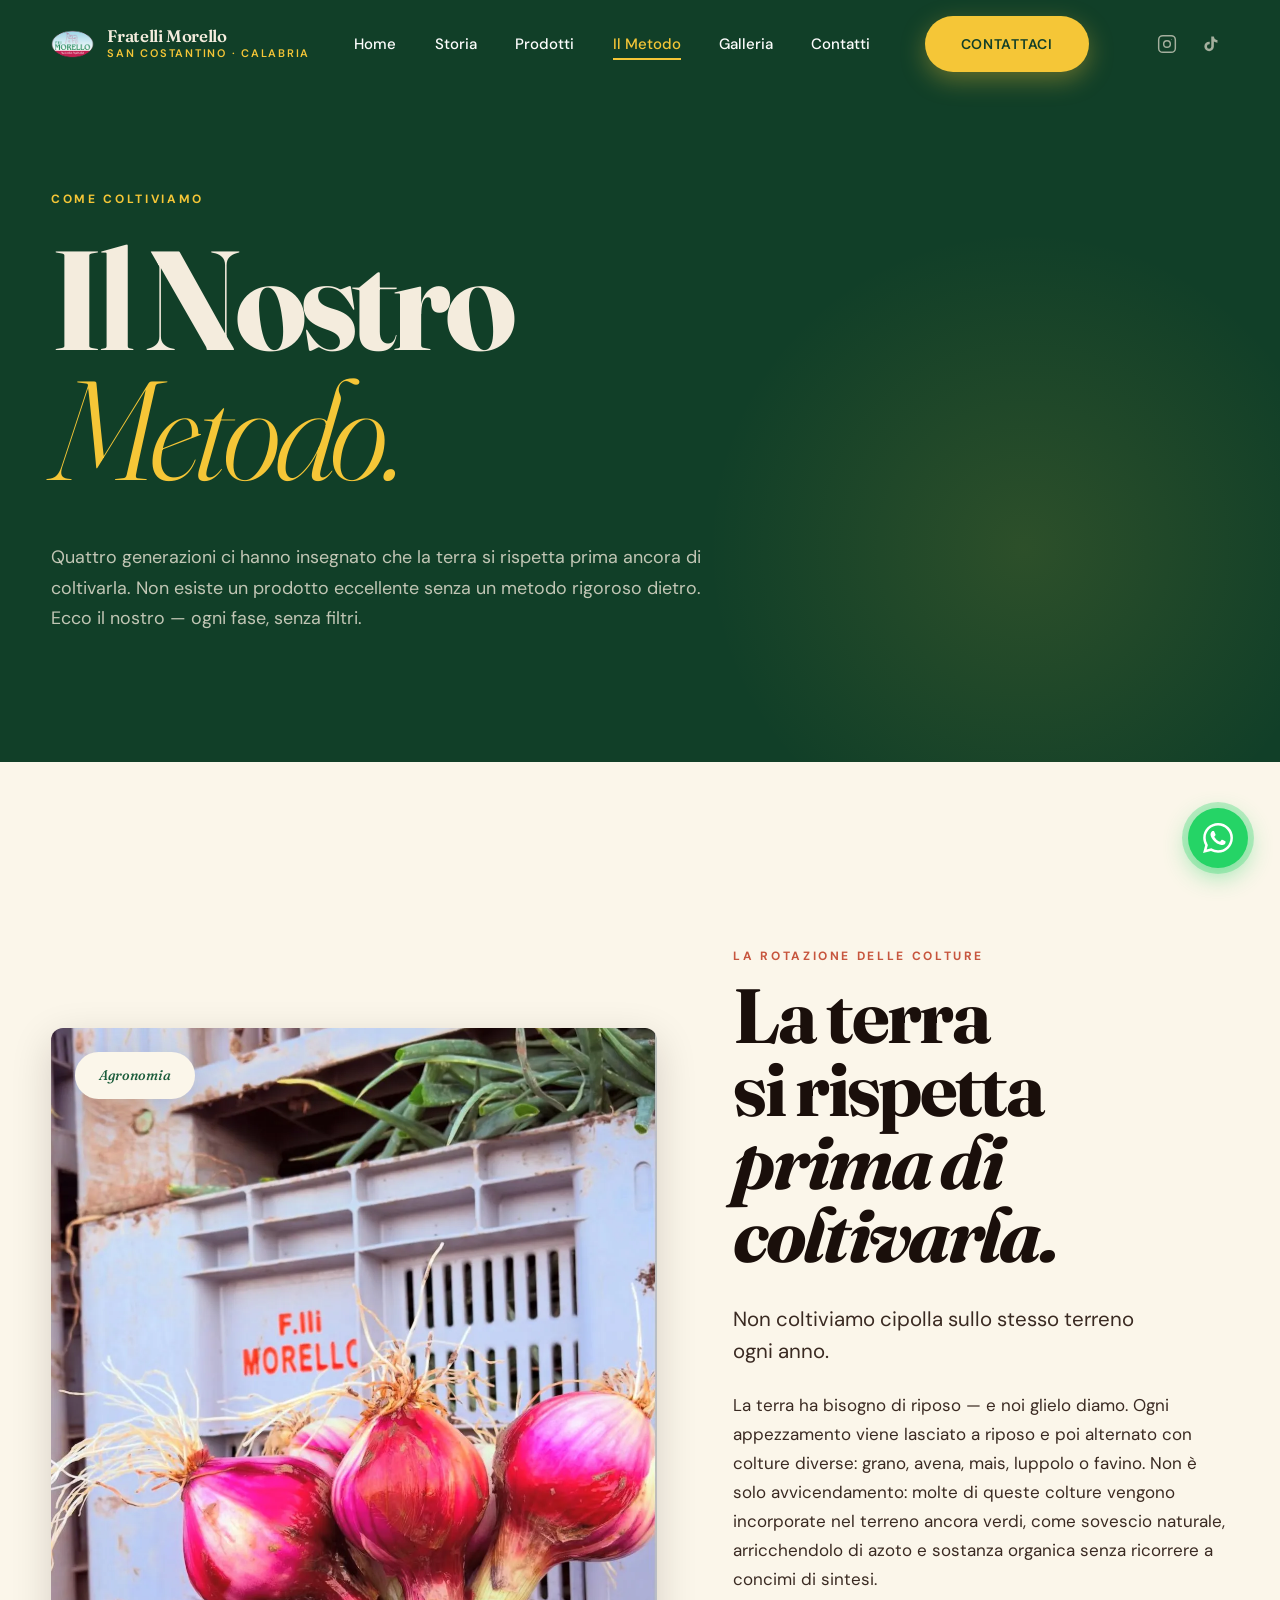
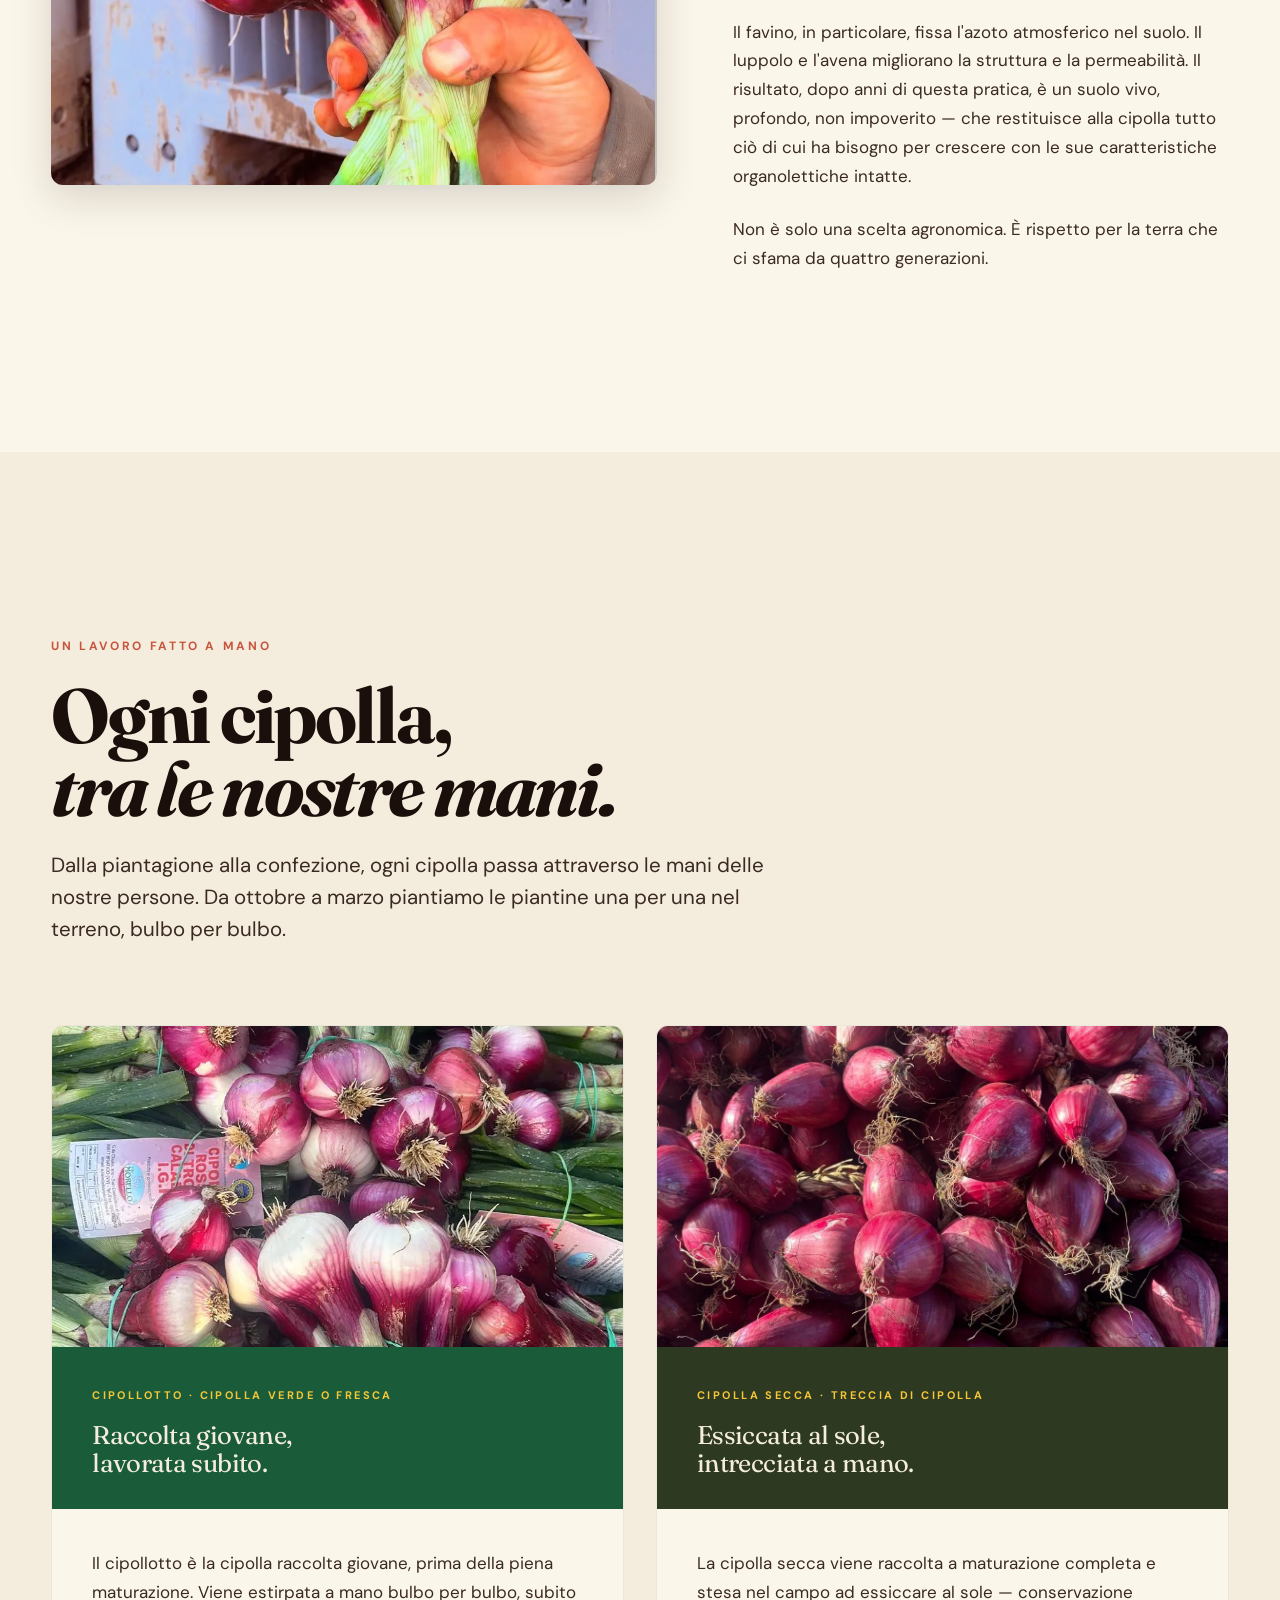
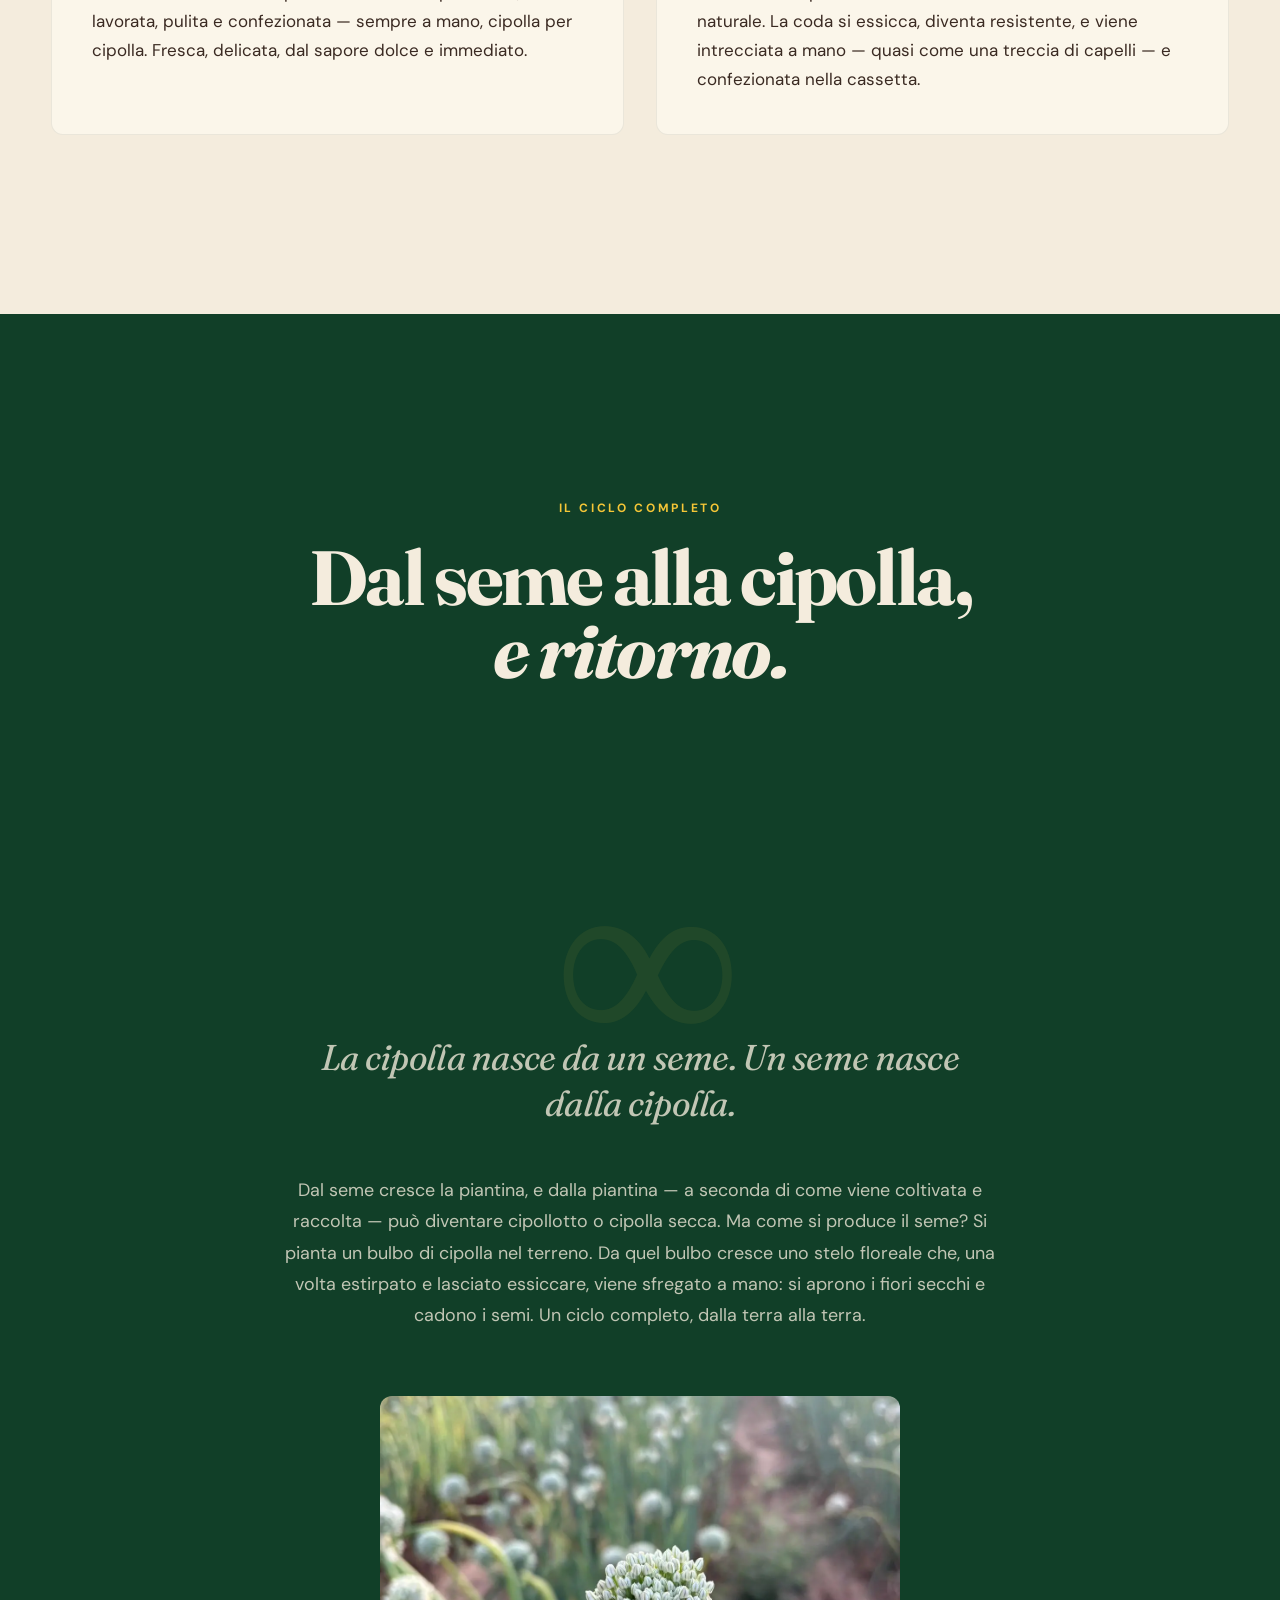
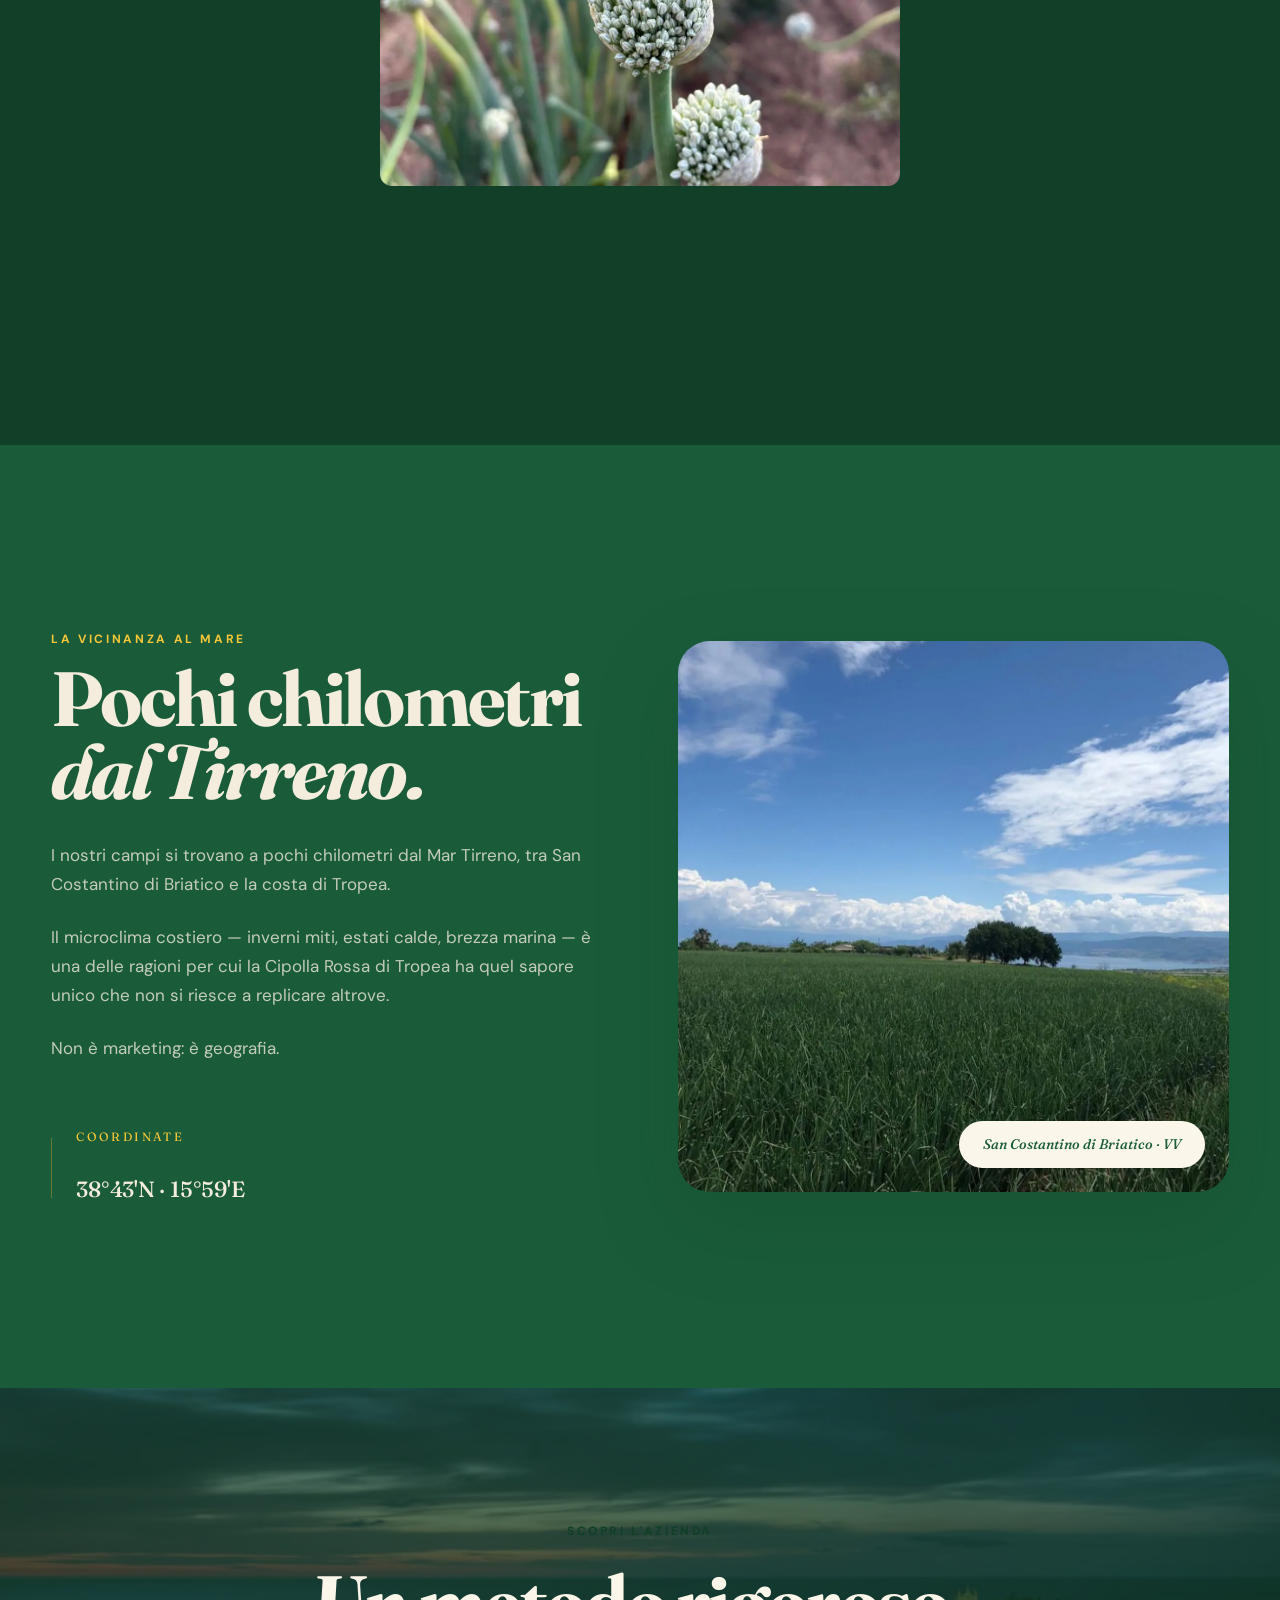
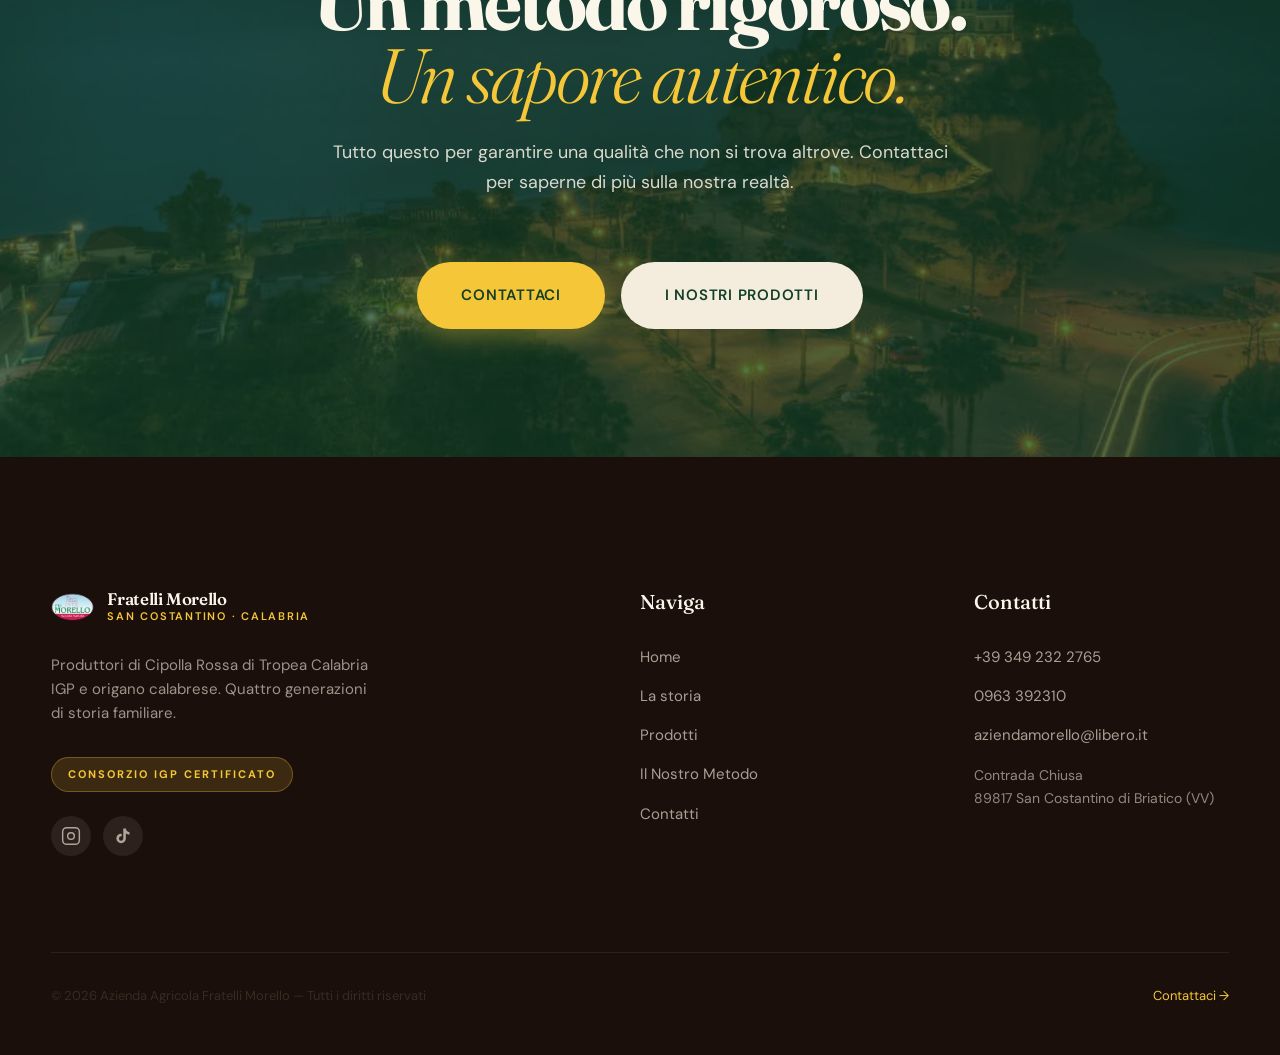
<file: metodo.html>
<!DOCTYPE html>
<html lang="it">
<head>
  <meta charset="UTF-8" />
  <meta name="viewport" content="width=device-width, initial-scale=1.0" />
  <title>Il Nostro Metodo — Azienda Agricola Fratelli Morello | Come coltiviamo la Cipolla IGP</title>
  <meta name="description" content="Rotazione delle colture, raccolta a mano, cipollotto e treccia di cipolla, il ciclo del seme. Il metodo dell'Azienda Agricola Fratelli Morello per coltivare la Cipolla Rossa di Tropea IGP." />
  <meta name="keywords" content="metodo agricolo cipolla tropea, rotazione colture, cipollotto fresco, treccia cipolla, coltivazione cipolla IGP, Fratelli Morello" />
  <meta name="robots" content="index, follow" />
  <link rel="canonical" href="https://www.fratellimorello.it/metodo.html" />

  <!-- Open Graph -->
  <meta property="og:type" content="website" />
  <meta property="og:title" content="Il Nostro Metodo — Azienda Agricola Fratelli Morello" />
  <meta property="og:description" content="Rotazione delle colture, raccolta a mano, ciclo del seme. Il metodo rigoroso dell'Azienda Morello per coltivare la Cipolla Rossa di Tropea IGP." />
  <meta property="og:url" content="https://www.fratellimorello.it/metodo.html" />
  <meta property="og:image" content="https://www.fratellimorello.it/img/rispetto.webp" />
  <meta property="og:image:alt" content="La terra si rispetta prima di coltivarla — Azienda Agricola Fratelli Morello" />
  <meta property="og:locale" content="it_IT" />
  <meta property="og:site_name" content="Fratelli Morello" />

  <!-- Twitter / X card -->
  <meta name="twitter:card" content="summary_large_image" />
  <meta name="twitter:title" content="Il Nostro Metodo — Azienda Agricola Fratelli Morello" />
  <meta name="twitter:description" content="Rotazione delle colture, raccolta a mano, ciclo del seme. Il metodo rigoroso per coltivare la Cipolla Rossa di Tropea IGP." />
  <meta name="twitter:image" content="https://www.fratellimorello.it/img/rispetto.webp" />

  <meta name="theme-color" content="#113F28" />
  <link rel="icon" href="img/favicon.ico" sizes="any" />
  <link rel="apple-touch-icon" href="img/apple-touch-icon.png" />

  <script type="application/ld+json">
  {
    "@context": "https://schema.org",
    "@type": "WebPage",
    "name": "Il Nostro Metodo — Fratelli Morello",
    "description": "Il metodo di coltivazione della Cipolla Rossa di Tropea IGP: rotazione delle colture, raccolta a mano, ciclo del seme, territorio costiero.",
    "mainEntity": {
      "@type": "Organization",
      "name": "Azienda Agricola Fratelli Morello",
      "address": {
        "@type": "PostalAddress",
        "streetAddress": "Contrada Chiusa",
        "addressLocality": "San Costantino di Briatico",
        "postalCode": "89817",
        "addressRegion": "VV",
        "addressCountry": "IT"
      }
    }
  }
  </script>

  <link rel="preconnect" href="https://fonts.googleapis.com" />
  <link rel="preconnect" href="https://fonts.gstatic.com" crossorigin />
  <link href="https://fonts.googleapis.com/css2?family=Fraunces:ital,opsz,wght@0,9..144,300..700;1,9..144,300..700&family=DM+Sans:opsz,wght@9..40,300;9..40,400;9..40,500;9..40,700&display=swap" rel="stylesheet" />
  <link rel="stylesheet" href="css/style.css" />
</head>
<body>

<a href="#main-content" class="skip-to-content">Vai al contenuto principale</a>

<header class="header header--dark" role="banner">
  <div class="wrap header__inner">
    <a href="index.html" class="brand" aria-label="Fratelli Morello — Home">
      <img src="img/logo.webp" alt="Logo Azienda Agricola Morello" class="brand__logo" />
      <span class="brand__text">
        <span class="brand__name">Fratelli Morello</span>
        <span class="brand__sub">San Costantino · Calabria</span>
      </span>
    </a>

    <nav class="nav" aria-label="Principale">
      <a href="index.html" class="nav__link">Home</a>
      <a href="chi-siamo.html" class="nav__link">Storia</a>
      <a href="prodotti.html" class="nav__link">Prodotti</a>
      <a href="metodo.html" class="nav__link">Il Metodo</a>
      <a href="galleria.html" class="nav__link">Galleria</a>
      <a href="contatti.html" class="nav__link">Contatti</a>
      <a href="contatti.html" class="btn btn--primary nav__cta">Contattaci</a>
    </nav>

    <div class="nav__social" aria-label="Social media">
      <a href="https://www.instagram.com/az.agricola_morello?igsh=MWdjd2syYjlyMm1hYg==" class="social-link" target="_blank" rel="noopener" aria-label="Instagram di Fratelli Morello">
        <svg width="20" height="20" viewBox="0 0 24 24" fill="none" stroke="currentColor" stroke-width="1.75" stroke-linecap="round" stroke-linejoin="round" aria-hidden="true"><rect x="2" y="2" width="20" height="20" rx="5" ry="5"/><circle cx="12" cy="12" r="4"/><circle cx="17.5" cy="6.5" r="0.5" fill="currentColor" stroke="none"/></svg>
      </a>
      <a href="https://www.tiktok.com/@az.agricola.morello?_r=1&_t=ZN-96GsOIpsRQA" class="social-link" target="_blank" rel="noopener" aria-label="TikTok di Fratelli Morello">
        <svg width="18" height="18" viewBox="0 0 24 24" fill="currentColor" aria-hidden="true"><path d="M19.59 6.69a4.83 4.83 0 01-3.77-4.25V2h-3.45v13.67a2.89 2.89 0 01-2.88 2.5 2.89 2.89 0 01-2.89-2.89 2.89 2.89 0 012.89-2.89c.28 0 .54.04.79.1V9.01a6.3 6.3 0 00-.79-.05 6.34 6.34 0 00-6.34 6.34 6.34 6.34 0 006.34 6.34 6.34 6.34 0 006.33-6.34V8.69a8.18 8.18 0 004.79 1.52V6.77a4.85 4.85 0 01-1.02-.08z"/></svg>
      </a>
    </div>

    <button class="burger" aria-label="Apri menu" aria-expanded="false" aria-controls="drawer">
      <span></span><span></span>
    </button>
  </div>
</header>

<aside class="drawer" id="drawer" aria-label="Menu mobile">
  <a href="index.html" class="drawer__link">Home</a>
  <a href="chi-siamo.html" class="drawer__link">La Storia</a>
  <a href="prodotti.html" class="drawer__link">Prodotti</a>
  <a href="metodo.html" class="drawer__link">Il Nostro Metodo</a>
  <a href="galleria.html" class="drawer__link">Galleria</a>
  <a href="contatti.html" class="drawer__link">Contatti</a>
  <a href="contatti.html" class="btn btn--primary btn--lg drawer__cta">
    Contattaci
  </a>
  <div class="drawer__contact">
    <p>+39 349 232 2765</p>
    <p>aziendamorello@libero.it</p>
    <p style="margin-top:0.5rem;">Contrada Chiusa, San Costantino di Briatico (VV)</p>
  </div>
</aside>

<main id="main-content">

<!-- ===================== PAGE HERO ===================== -->
<section class="page-hero" aria-label="Il nostro metodo">
  <div class="page-hero__deco" aria-hidden="true"></div>
  <div class="wrap">
    <span class="kicker kicker--gold reveal">Come coltiviamo</span>
    <h1 class="page-hero__title reveal">
      Il Nostro<br />
      <em>Metodo.</em>
    </h1>
    <p class="page-hero__lead reveal">
      Quattro generazioni ci hanno insegnato che la terra si rispetta prima ancora
      di coltivarla. Non esiste un prodotto eccellente senza un metodo rigoroso
      dietro. Ecco il nostro — ogni fase, senza filtri.
    </p>
  </div>
</section>

<!-- ===================== ROTAZIONE DELLE COLTURE ===================== -->
<section class="section section--xl bg-avorio" aria-labelledby="rotazione-title">
  <div class="wrap">
    <div class="split split--feature">

      <div class="split__media split__media--leaf reveal">
        <span class="split__tag split__tag--tl">Agronomia</span>
        <img
          src="img/rispetto.webp"
          alt="La terra si rispetta prima di coltivarla — Azienda Agricola Fratelli Morello"
          loading="lazy"
          style="width:100%;height:100%;object-fit:cover;object-position:center;"
        />
      </div>

      <div class="split__content reveal">
        <span class="kicker">La rotazione delle colture</span>
        <h2 id="rotazione-title">La terra si rispetta<br /><em>prima di coltivarla.</em></h2>
        <p class="lead" style="margin-top:var(--s-5);">
          Non coltiviamo cipolla sullo stesso terreno ogni anno.
        </p>
        <p>
          La terra ha bisogno di riposo — e noi glielo diamo. Ogni appezzamento viene
          lasciato a riposo e poi alternato con colture diverse: grano, avena, mais,
          luppolo o favino. Non è solo avvicendamento: molte di queste colture vengono
          incorporate nel terreno ancora verdi, come sovescio naturale, arricchendolo di
          azoto e sostanza organica senza ricorrere a concimi di sintesi.
        </p>
        <p>
          Il favino, in particolare, fissa l'azoto atmosferico nel suolo. Il luppolo e
          l'avena migliorano la struttura e la permeabilità. Il risultato, dopo anni di
          questa pratica, è un suolo vivo, profondo, non impoverito — che restituisce
          alla cipolla tutto ciò di cui ha bisogno per crescere con le sue caratteristiche
          organolettiche intatte.
        </p>
        <p>
          Non è solo una scelta agronomica. È rispetto per la terra che ci sfama da
          quattro generazioni.
        </p>
      </div>

    </div>
  </div>
</section>

<!-- ===================== LAVORO FATTO A MANO ===================== -->
<section class="section section--xl bg-cream" aria-labelledby="mano-title">
  <div class="wrap">

    <div class="section-head reveal">
      <span class="kicker">Un lavoro fatto a mano</span>
      <h2 id="mano-title">Ogni cipolla,<br /><em>tra le nostre mani.</em></h2>
      <p class="lead" style="margin-top:var(--s-5);">
        Dalla piantagione alla confezione, ogni cipolla passa attraverso le mani
        delle nostre persone. Da ottobre a marzo piantiamo le piantine una per una
        nel terreno, bulbo per bulbo.
      </p>
    </div>

    <div class="metodo-duo stagger">

      <div class="metodo-card">
        <img
          src="img/fresca.webp"
          alt="Cipollotto fresco — Cipolla Rossa di Tropea raccolta giovane"
          class="metodo-card__img"
          loading="lazy"
        />
        <div class="metodo-card__head">
          <span class="metodo-card__label">Cipollotto · Cipolla Verde o Fresca</span>
          <h3>Raccolta giovane,<br />lavorata subito.</h3>
        </div>
        <div class="metodo-card__body">
          <p>
            Il cipollotto è la cipolla raccolta giovane, prima della piena maturazione.
            Viene estirpata a mano bulbo per bulbo, subito lavorata, pulita e confezionata —
            sempre a mano, cipolla per cipolla. Fresca, delicata, dal sapore dolce e immediato.
          </p>
        </div>
      </div>

      <div class="metodo-card">
        <img
          src="img/secca.webp"
          alt="Cipolla secca — Treccia di Cipolla Rossa di Tropea intrecciata a mano"
          class="metodo-card__img"
          loading="lazy"
        />
        <div class="metodo-card__head">
          <span class="metodo-card__label">Cipolla Secca · Treccia di Cipolla</span>
          <h3>Essiccata al sole,<br />intrecciata a mano.</h3>
        </div>
        <div class="metodo-card__body">
          <p>
            La cipolla secca viene raccolta a maturazione completa e stesa nel campo ad
            essiccare al sole — conservazione naturale. La coda si essicca, diventa
            resistente, e viene intrecciata a mano — quasi come una treccia di capelli —
            e confezionata nella cassetta.
          </p>
        </div>
      </div>

    </div>
  </div>
</section>

<!-- ===================== DAL SEME ALLA CIPOLLA ===================== -->
<section class="section section--xl bg-deep" aria-labelledby="seme-title">
  <div class="wrap wrap--narrow">

    <div class="section-head section-head--center reveal">
      <span class="kicker kicker--gold">Il ciclo completo</span>
      <h2 id="seme-title">Dal seme alla cipolla,<br /><em>e ritorno.</em></h2>
    </div>

    <div class="seme-cycle reveal">
      <span class="seme-cycle__deco" aria-hidden="true">∞</span>
      <p class="seme-cycle__lead">
        La cipolla nasce da un seme. Un seme nasce dalla cipolla.
      </p>
      <p class="seme-cycle__body">
        Dal seme cresce la piantina, e dalla piantina — a seconda di come viene
        coltivata e raccolta — può diventare cipollotto o cipolla secca. Ma come
        si produce il seme? Si pianta un bulbo di cipolla nel terreno. Da quel bulbo
        cresce uno stelo floreale che, una volta estirpato e lasciato essiccare, viene
        sfregato a mano: si aprono i fiori secchi e cadono i semi. Un ciclo completo,
        dalla terra alla terra.
      </p>
      <img
        src="img/seme.webp"
        alt="Semi di Cipolla Rossa di Tropea — Azienda Agricola Fratelli Morello"
        class="seme-cycle__img"
        loading="lazy"
        decoding="async"
      />
    </div>

  </div>
</section>

<!-- ===================== LA VICINANZA AL MARE ===================== -->
<section class="section section--xl bg-cipolla" aria-labelledby="mare-title">
  <div class="wrap">
    <div class="split split--right">

      <div class="split__content reveal">
        <span class="kicker kicker--gold">La vicinanza al mare</span>
        <h2 id="mare-title">Pochi chilometri<br /><em>dal Tirreno.</em></h2>
        <p style="margin-top:var(--s-5);">
          I nostri campi si trovano a pochi chilometri dal Mar Tirreno, tra San
          Costantino di Briatico e la costa di Tropea.
        </p>
        <p>
          Il microclima costiero — inverni miti, estati calde, brezza marina — è una
          delle ragioni per cui la Cipolla Rossa di Tropea ha quel sapore unico che
          non si riesce a replicare altrove.
        </p>
        <p>
          Non è marketing: è geografia.
        </p>
        <div style="margin-top:var(--s-10); display:flex; align-items:center; gap:var(--s-5);">
          <div style="width:1px; height:60px; background:rgba(212,164,55,0.4);"></div>
          <div>
            <p style="font-family:var(--font-display); font-size:0.75rem; letter-spacing:0.2em; text-transform:uppercase; color:var(--oro); font-style:normal; margin-bottom:var(--s-2);">Coordinate</p>
            <p style="font-family:var(--font-display); font-size:1.375rem; font-weight:500; color:var(--crema); letter-spacing:-0.01em;">38°43'N · 15°59'E</p>
          </div>
        </div>
      </div>

      <div class="split__media split__media--blob reveal" style="border-radius:var(--r-lg);">
        <span class="split__tag split__tag--br">San Costantino di Briatico · VV</span>
        <img
          src="img/microclima.webp"
          alt="Il microclima costiero del Tirreno — Azienda Agricola Fratelli Morello"
          loading="lazy"
          style="width:100%;height:100%;object-fit:cover;object-position:center;"
        />
      </div>

    </div>
  </div>
</section>

<!-- ===================== CTA ===================== -->
<section class="cta-band" aria-label="Ordina la cipolla">
  <div class="wrap wrap--narrow">
    <span class="kicker" style="color:var(--cipolla-deep);">Scopri l'azienda</span>
    <h2>Un metodo rigoroso.<br /><em>Un sapore autentico.</em></h2>
    <p>
      Tutto questo per garantire una qualità che non si trova altrove.
      Contattaci per saperne di più sulla nostra realtà.
    </p>
    <div class="cta-band__actions">
      <a href="contatti.html" class="btn btn--primary btn--lg">Contattaci</a>
      <a href="prodotti.html" class="btn btn--cream btn--lg">I nostri prodotti</a>
    </div>
  </div>
</section>

</main>

<!-- ===================== FOOTER ===================== -->
<footer class="footer" role="contentinfo">
  <div class="wrap">
    <div class="footer__top">

      <div class="footer__brand">
        <a href="index.html" class="brand">
          <img src="img/logo.webp" alt="Logo Azienda Agricola Morello" class="brand__logo" />
          <span class="brand__text">
            <span class="brand__name">Fratelli Morello</span>
            <span class="brand__sub">San Costantino · Calabria</span>
          </span>
        </a>
        <p>
          Produttori di Cipolla Rossa di Tropea Calabria IGP e origano calabrese.
          Quattro generazioni di storia familiare.
        </p>
        <span class="footer__certif">Consorzio IGP Certificato</span>
        <div class="footer__social" aria-label="Social media">
          <a href="https://www.instagram.com/az.agricola_morello?igsh=MWdjd2syYjlyMm1hYg==" class="social-link social-link--footer" target="_blank" rel="noopener" aria-label="Instagram">
            <svg width="20" height="20" viewBox="0 0 24 24" fill="none" stroke="currentColor" stroke-width="1.75" stroke-linecap="round" stroke-linejoin="round" aria-hidden="true"><rect x="2" y="2" width="20" height="20" rx="5" ry="5"/><circle cx="12" cy="12" r="4"/><circle cx="17.5" cy="6.5" r="0.5" fill="currentColor" stroke="none"/></svg>
          </a>
          <a href="https://www.tiktok.com/@az.agricola.morello?_r=1&_t=ZN-96GsOIpsRQA" class="social-link social-link--footer" target="_blank" rel="noopener" aria-label="TikTok">
            <svg width="18" height="18" viewBox="0 0 24 24" fill="currentColor" aria-hidden="true"><path d="M19.59 6.69a4.83 4.83 0 01-3.77-4.25V2h-3.45v13.67a2.89 2.89 0 01-2.88 2.5 2.89 2.89 0 01-2.89-2.89 2.89 2.89 0 012.89-2.89c.28 0 .54.04.79.1V9.01a6.3 6.3 0 00-.79-.05 6.34 6.34 0 00-6.34 6.34 6.34 6.34 0 006.34 6.34 6.34 6.34 0 006.33-6.34V8.69a8.18 8.18 0 004.79 1.52V6.77a4.85 4.85 0 01-1.02-.08z"/></svg>
          </a>
        </div>
      </div>

      <div>
        <p class="footer__heading">Naviga</p>
        <ul class="footer__list">
          <li><a href="index.html">Home</a></li>
          <li><a href="chi-siamo.html">La storia</a></li>
          <li><a href="prodotti.html">Prodotti</a></li>
          <li><a href="metodo.html">Il Nostro Metodo</a></li>
          <li><a href="contatti.html">Contatti</a></li>
        </ul>
      </div>

      <div>
        <p class="footer__heading">Contatti</p>
        <ul class="footer__list">
          <li><a href="tel:+393492322765">+39 349 232 2765</a></li>
          <li><a href="tel:+390963392310">0963 392310</a></li>
          <li><a href="mailto:aziendamorello@libero.it">aziendamorello@libero.it</a></li>
        </ul>
        <p class="footer__addr">
          Contrada Chiusa<br />
          89817 San Costantino di Briatico (VV)
        </p>
      </div>

    </div>

    <div class="footer__bottom">
      <p>&copy; 2026 Azienda Agricola Fratelli Morello — Tutti i diritti riservati</p>
      <a href="contatti.html" style="color:var(--oro);">Contattaci →</a>
    </div>
  </div>
</footer>

<!-- WhatsApp floating -->
<a href="https://wa.me/393492322765" class="wa-float" target="_blank" rel="noopener" aria-label="Contattaci su WhatsApp">
  <svg viewBox="0 0 24 24" aria-hidden="true"><path d="M17.472 14.382c-.297-.149-1.758-.867-2.03-.967-.273-.099-.471-.148-.67.15-.197.297-.767.966-.94 1.164-.173.199-.347.223-.644.075-.297-.15-1.255-.463-2.39-1.475-.883-.788-1.48-1.761-1.653-2.059-.173-.297-.018-.458.13-.606.134-.133.298-.347.446-.52.149-.174.198-.298.298-.497.099-.198.05-.371-.025-.52-.075-.149-.669-1.612-.916-2.207-.242-.579-.487-.5-.669-.51-.173-.008-.371-.01-.57-.01-.198 0-.52.074-.792.372-.272.297-1.04 1.016-1.04 2.479 0 1.462 1.065 2.875 1.213 3.074.149.198 2.096 3.2 5.077 4.487.709.306 1.262.489 1.694.625.712.227 1.36.195 1.871.118.571-.085 1.758-.719 2.006-1.413.248-.694.248-1.289.173-1.413-.074-.124-.272-.198-.57-.347m-5.421 7.403h-.004a9.87 9.87 0 01-5.031-1.378l-.361-.214-3.741.982.998-3.648-.235-.374a9.86 9.86 0 01-1.51-5.26c.001-5.45 4.436-9.884 9.888-9.884 2.64 0 5.122 1.03 6.988 2.898a9.825 9.825 0 012.893 6.994c-.003 5.45-4.437 9.884-9.885 9.884m8.413-18.297A11.815 11.815 0 0012.05 0C5.495 0 .16 5.335.157 11.892c0 2.096.547 4.142 1.588 5.945L.057 24l6.305-1.654a11.882 11.882 0 005.683 1.448h.005c6.554 0 11.89-5.335 11.893-11.893a11.821 11.821 0 00-3.48-8.413z"/></svg>
</a>

<script src="js/main.js" defer></script>
</body>
</html>
</file>
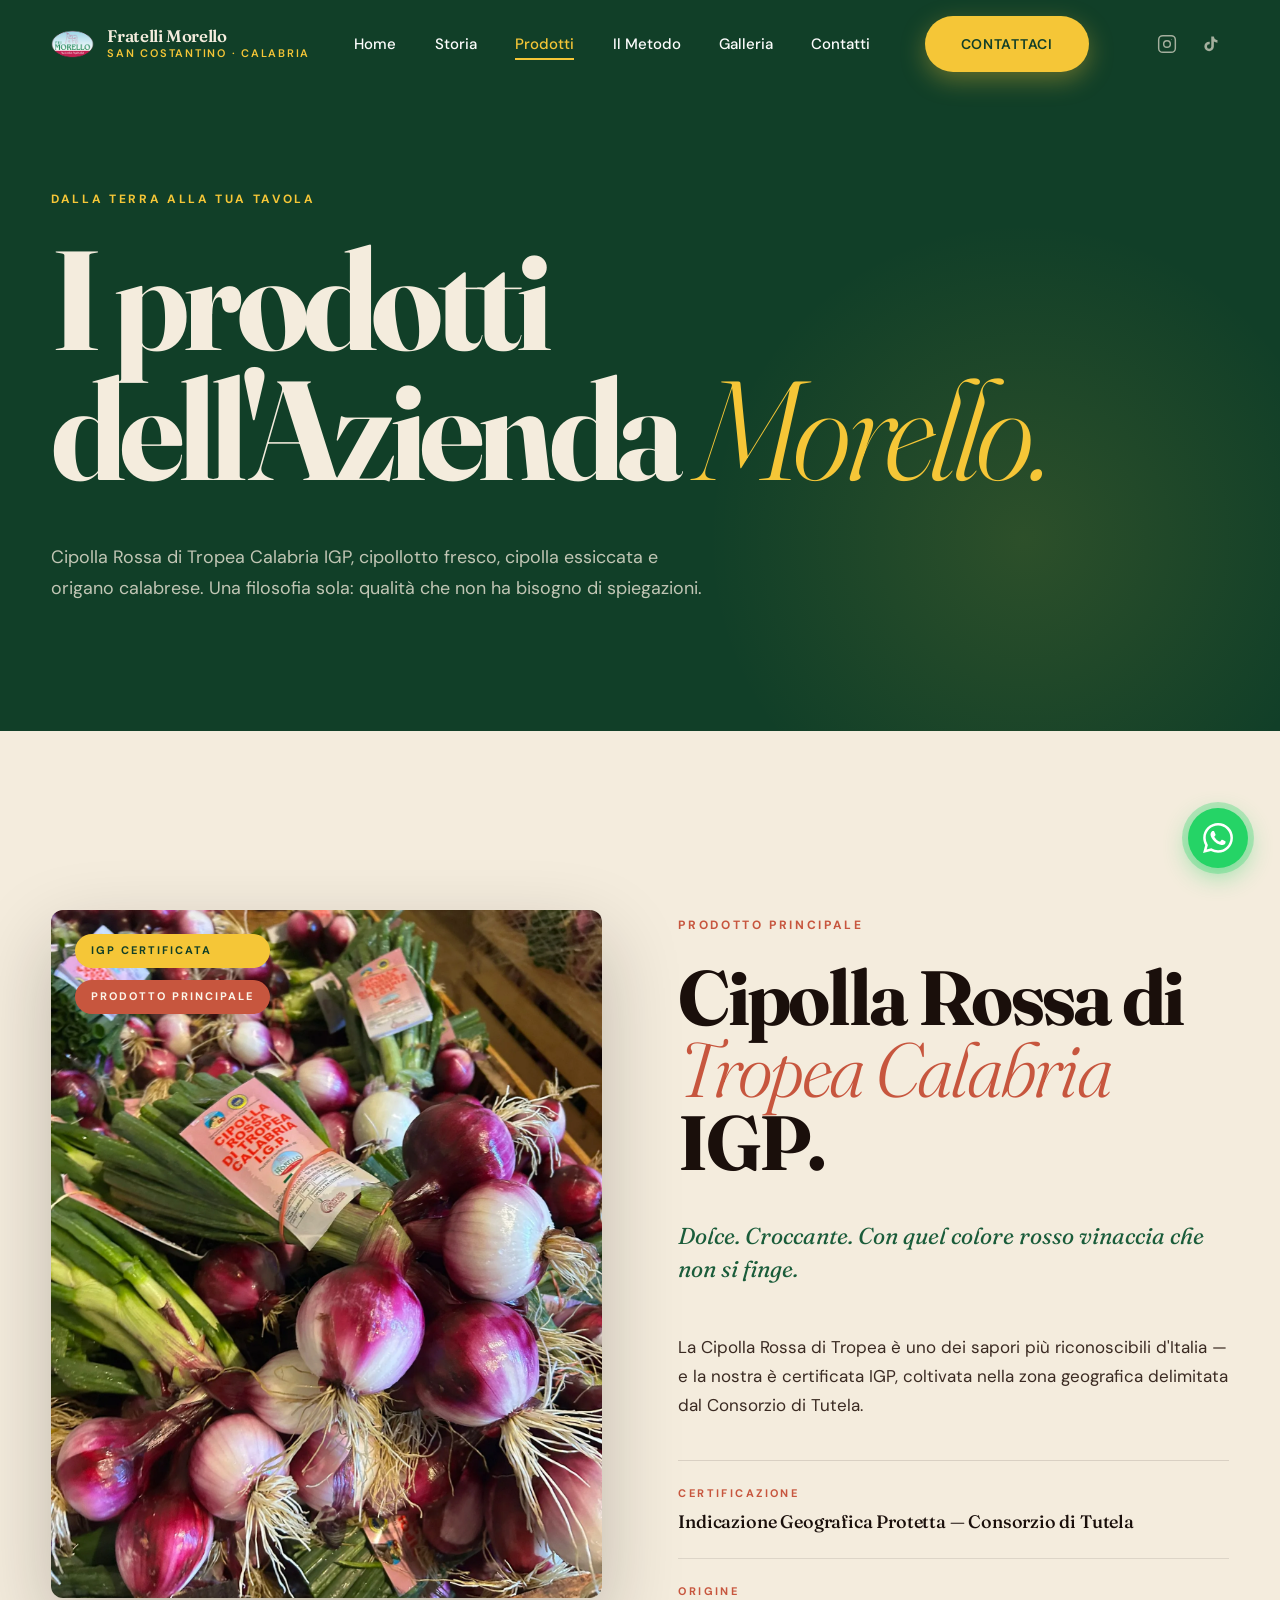
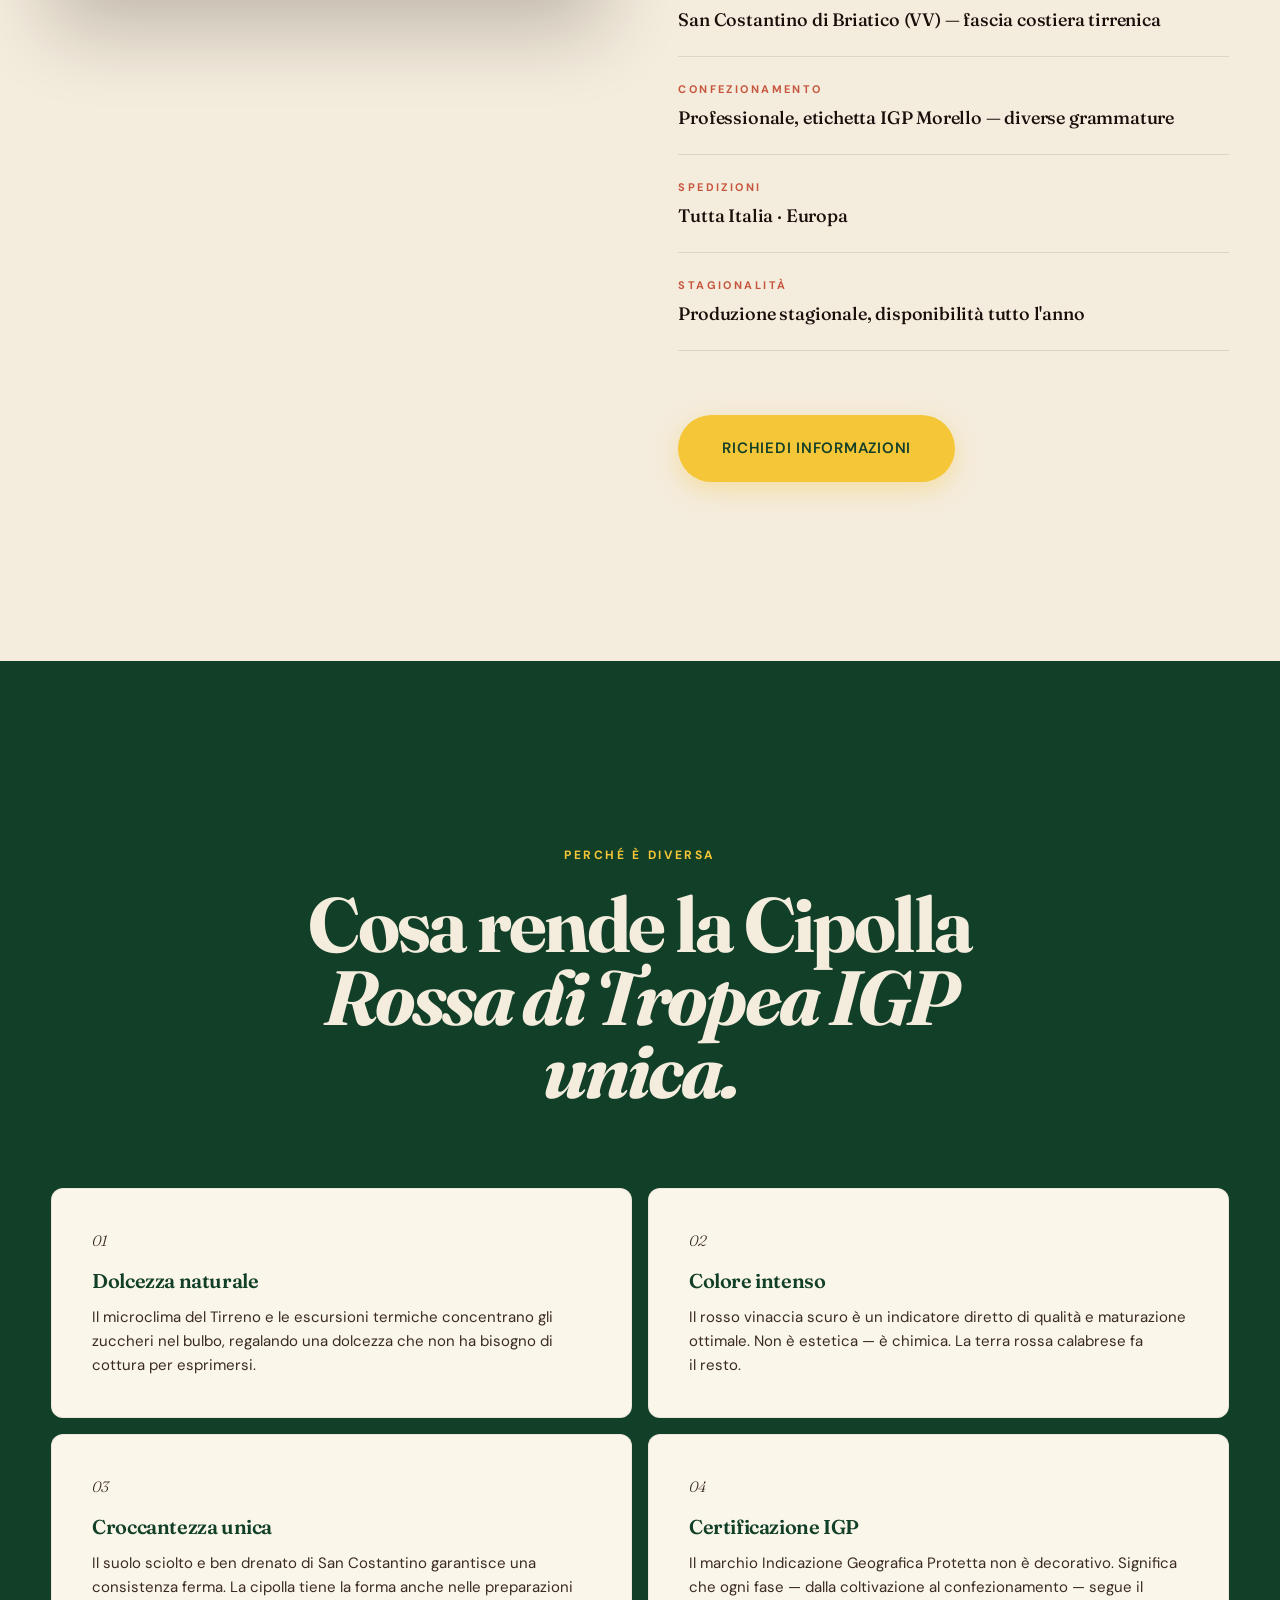
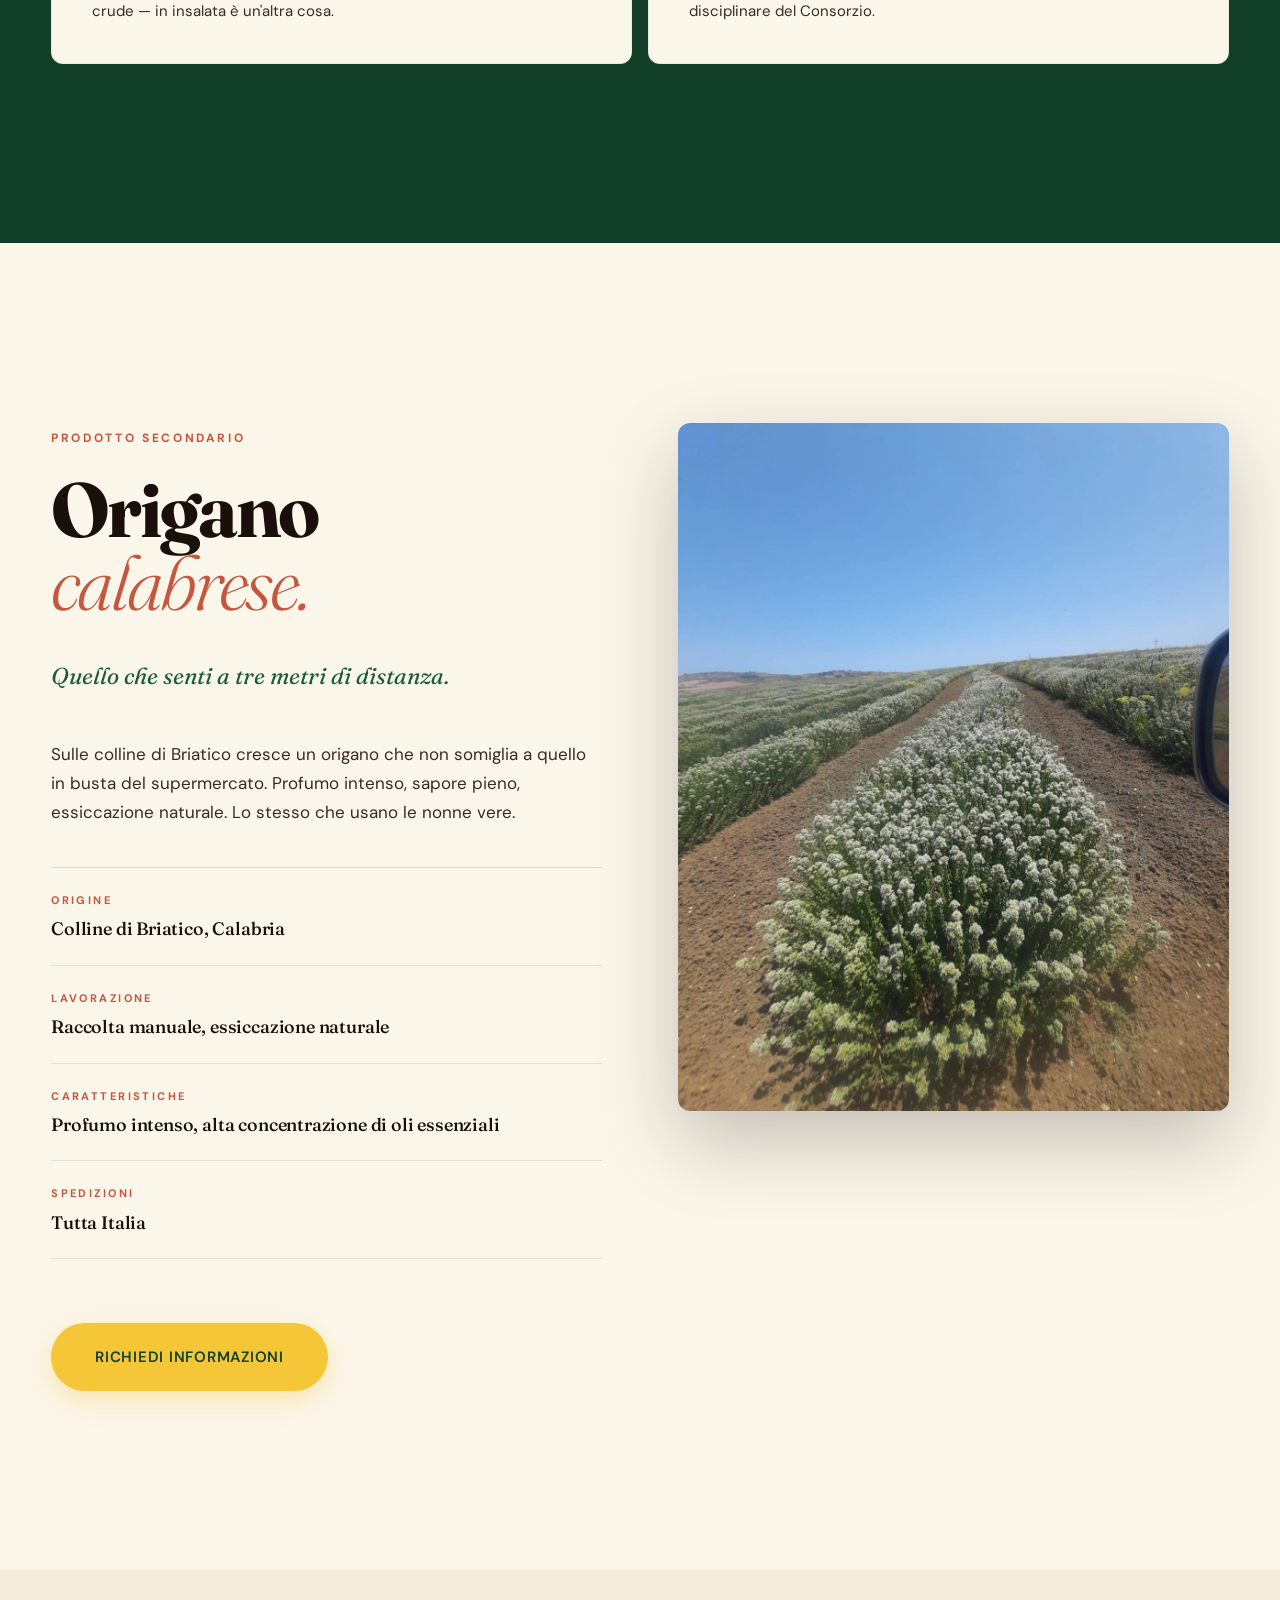
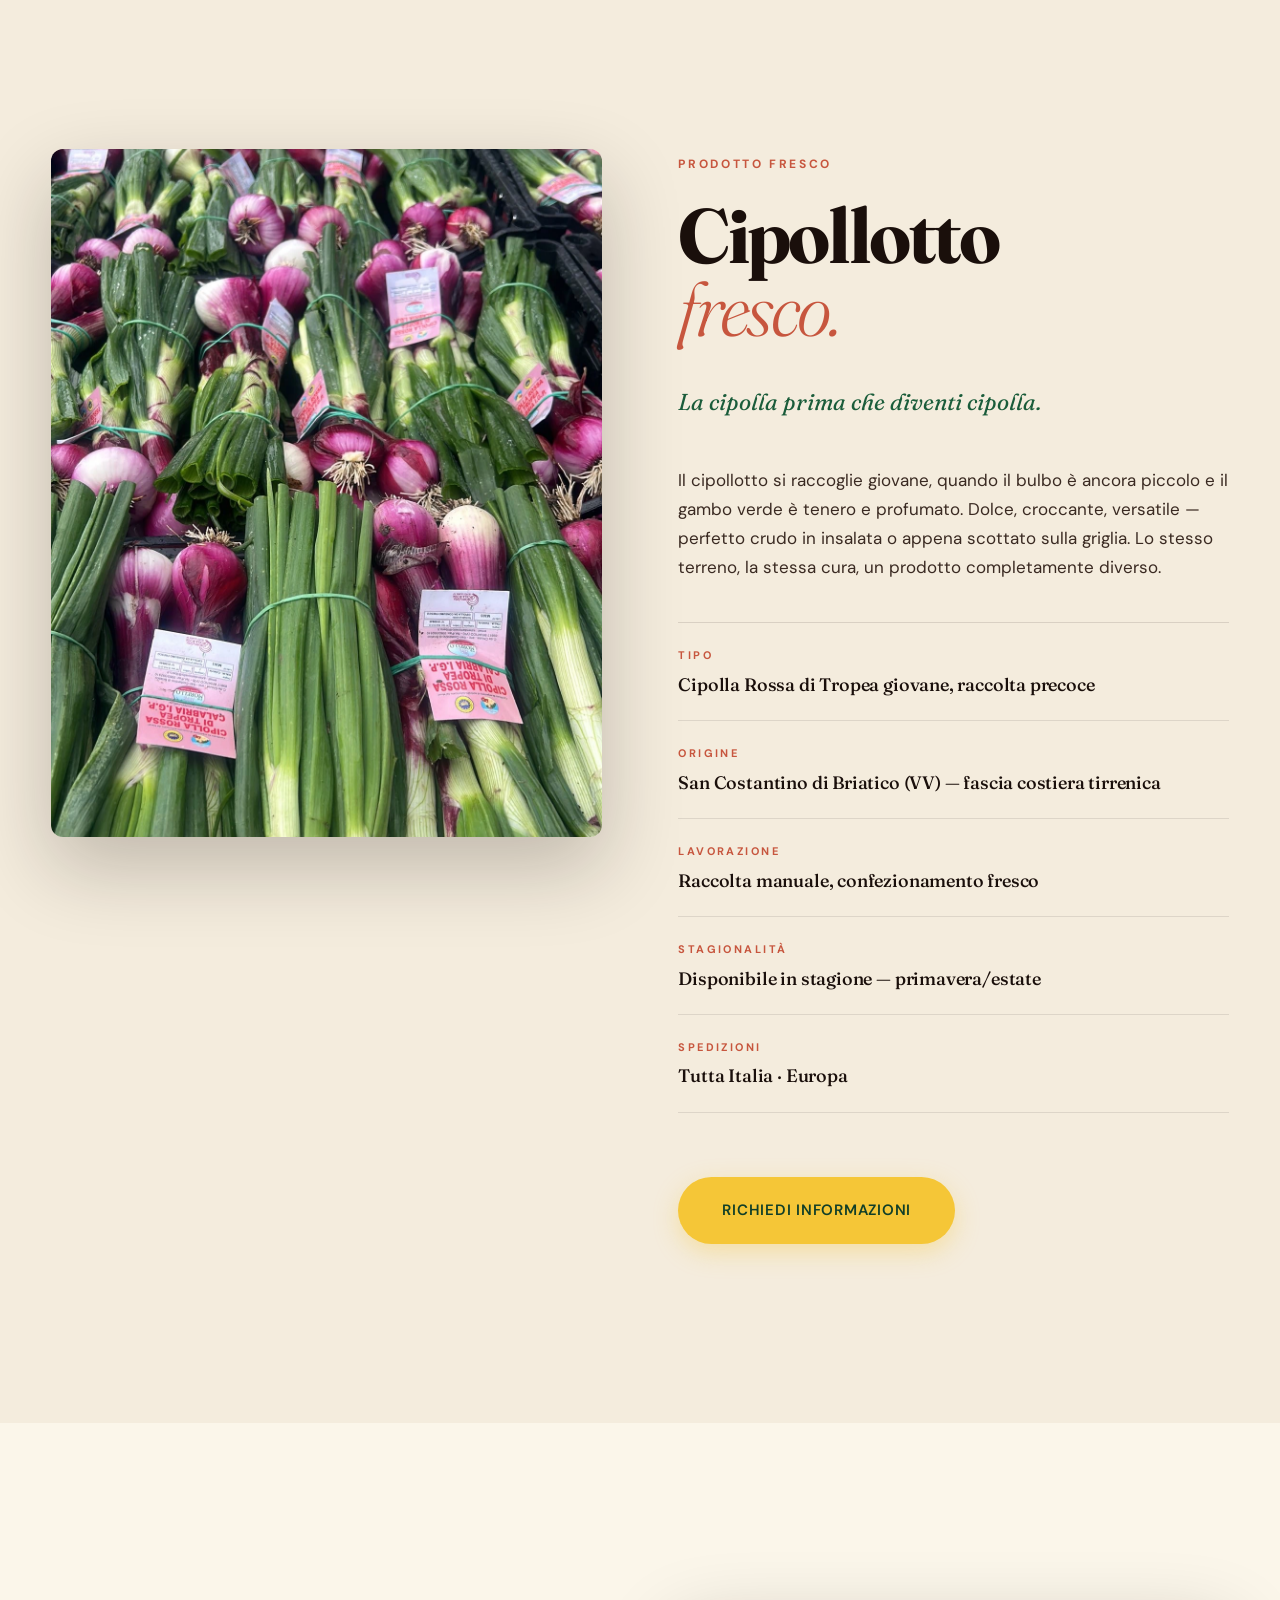
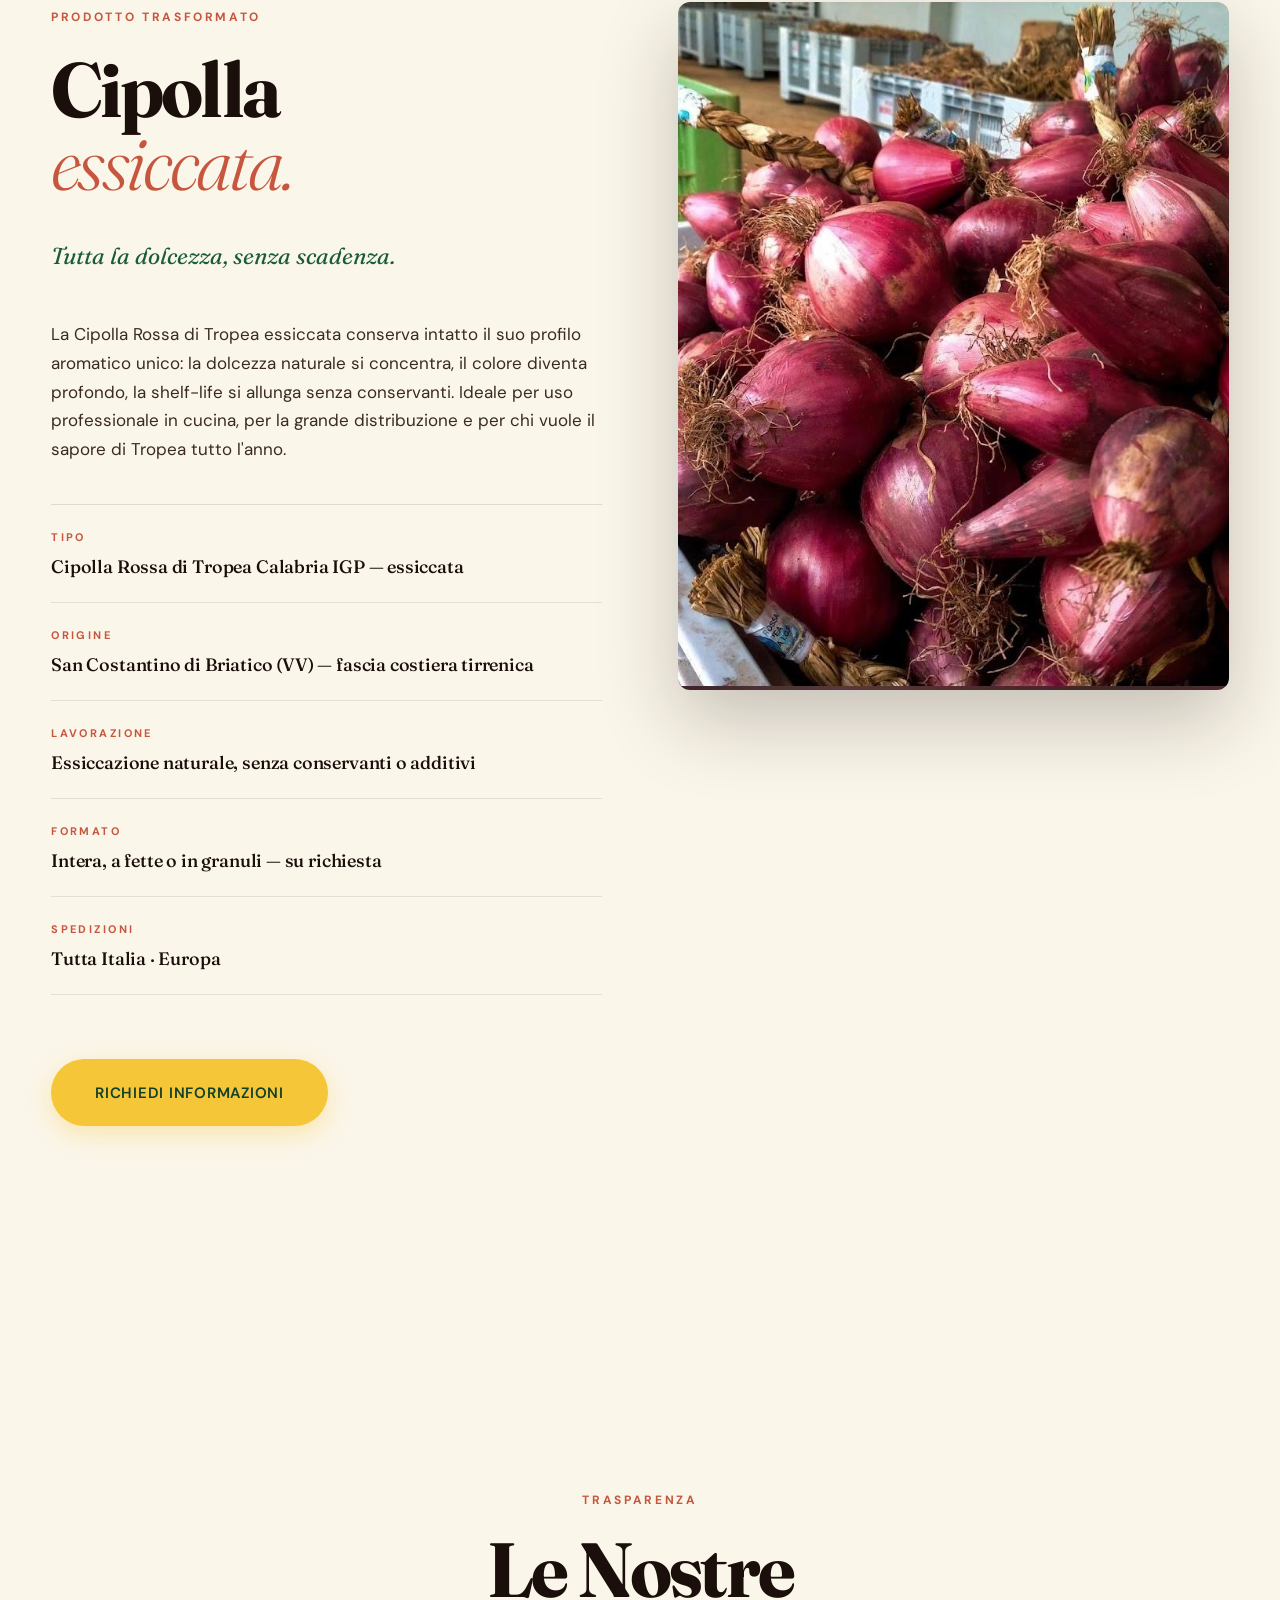
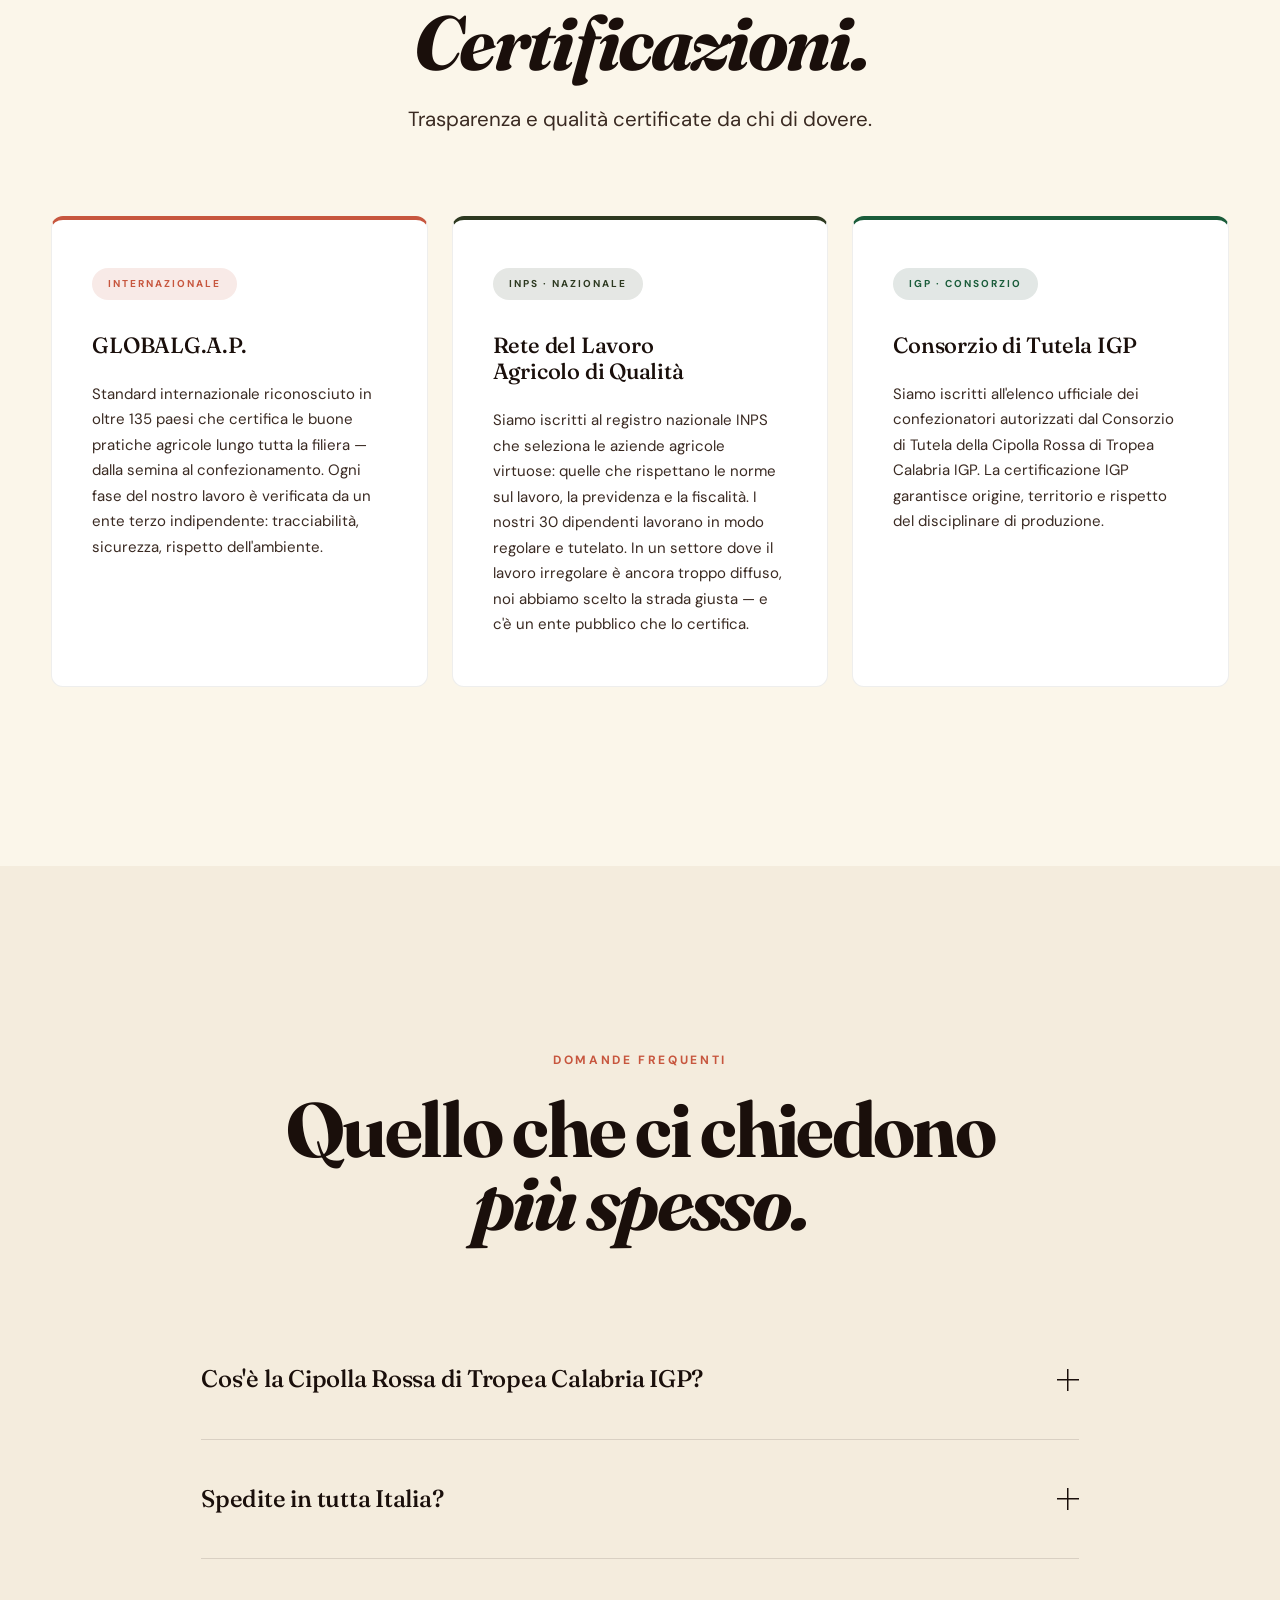
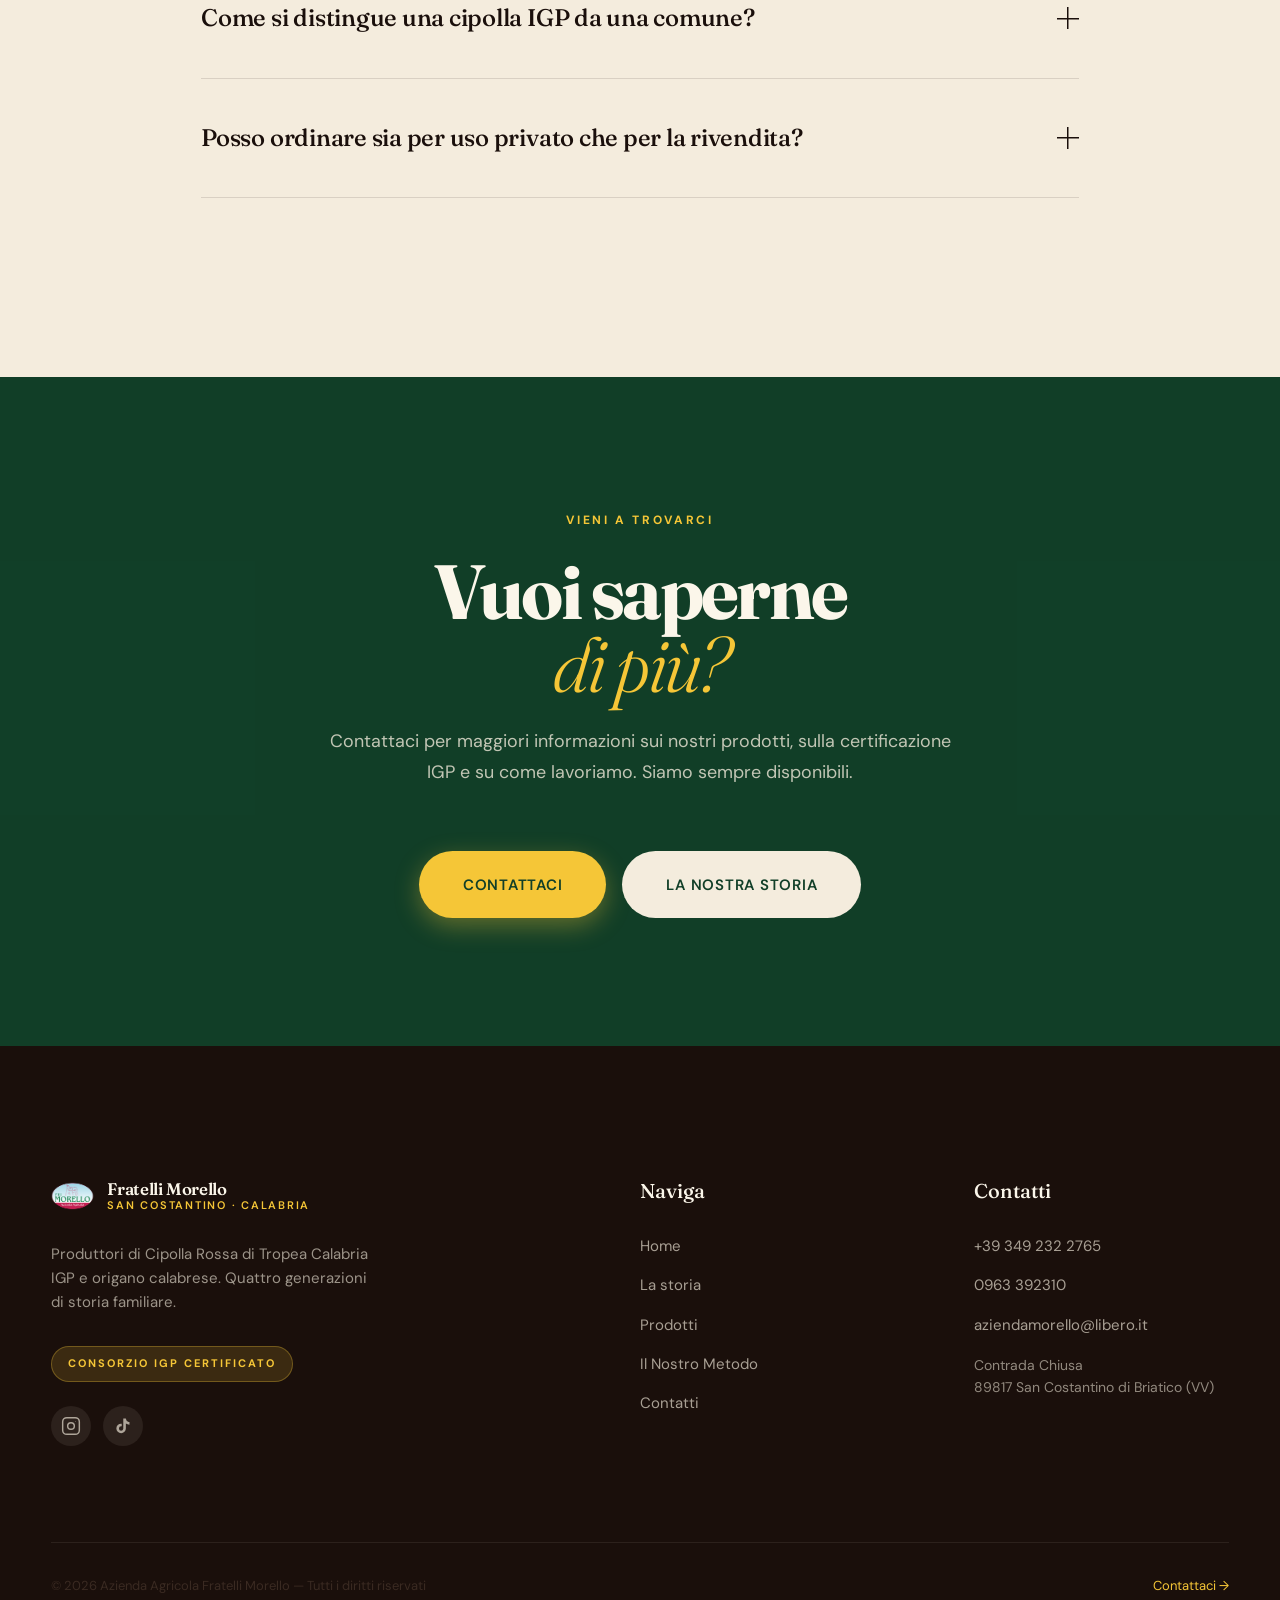
<file: prodotti.html>
<!DOCTYPE html>
<html lang="it">
<head>
  <meta charset="UTF-8" />
  <meta name="viewport" content="width=device-width, initial-scale=1.0" />
  <title>Prodotti — Cipolla Rossa di Tropea IGP | Azienda Agricola Fratelli Morello</title>
  <meta name="description" content="Cipolla Rossa di Tropea Calabria IGP, cipollotto fresco, cipolla essiccata e origano calabrese dell'Azienda Morello. Confezionamento professionale, spedizioni in tutta Italia e in Europa." />
  <meta name="keywords" content="Cipolla Rossa di Tropea IGP acquisto, cipolla tropea online, origano calabrese, prodotti calabresi spedizione Italia" />
  <meta name="robots" content="index, follow" />
  <link rel="canonical" href="https://www.fratellimorello.it/prodotti.html" />

  <!-- Open Graph -->
  <meta property="og:type" content="website" />
  <meta property="og:title" content="Prodotti — Cipolla Rossa di Tropea IGP | Fratelli Morello" />
  <meta property="og:description" content="Cipolla Rossa di Tropea Calabria IGP, cipollotto fresco, cipolla essiccata e origano calabrese. Confezionamento professionale, spedizioni in tutta Italia e in Europa." />
  <meta property="og:url" content="https://www.fratellimorello.it/prodotti.html" />
  <meta property="og:image" content="https://www.fratellimorello.it/img/cipolle-casse.webp" />
  <meta property="og:image:alt" content="Cipolla Rossa di Tropea IGP confezionata — Azienda Morello" />
  <meta property="og:locale" content="it_IT" />
  <meta property="og:site_name" content="Fratelli Morello" />

  <!-- Twitter / X card -->
  <meta name="twitter:card" content="summary_large_image" />
  <meta name="twitter:title" content="Prodotti — Cipolla Rossa di Tropea IGP | Fratelli Morello" />
  <meta name="twitter:description" content="Cipolla Rossa di Tropea Calabria IGP, cipollotto fresco, cipolla essiccata e origano calabrese." />
  <meta name="twitter:image" content="https://www.fratellimorello.it/img/cipolle-casse.webp" />

  <meta name="theme-color" content="#113F28" />
  <link rel="icon" href="img/favicon.ico" sizes="any" />
  <link rel="apple-touch-icon" href="img/apple-touch-icon.png" />

  <script type="application/ld+json">
  {
    "@context": "https://schema.org",
    "@type": "ItemList",
    "name": "Prodotti Azienda Agricola Fratelli Morello",
    "itemListElement": [
      {
        "@type": "ListItem",
        "position": 1,
        "item": {
          "@type": "Product",
          "name": "Cipolla Rossa di Tropea Calabria IGP",
          "description": "Cipolla Rossa di Tropea Calabria IGP coltivata e confezionata dall'Azienda Agricola Fratelli Morello a San Costantino di Briatico (VV). Dolce, croccante, con colore rosso intenso. Consorzio di Tutela certificato.",
          "brand": { "@type": "Brand", "name": "Fratelli Morello" },
          "countryOfOrigin": "IT",
          "category": "Ortaggi IGP"
        }
      },
      {
        "@type": "ListItem",
        "position": 2,
        "item": {
          "@type": "Product",
          "name": "Origano Calabrese",
          "description": "Origano calabrese raccolto sulle colline di Briatico, essiccato naturalmente. Profumo intenso, sapore autentico.",
          "brand": { "@type": "Brand", "name": "Fratelli Morello" },
          "countryOfOrigin": "IT",
          "category": "Erbe aromatiche"
        }
      }
    ]
  }
  </script>

  <script type="application/ld+json">
  {
    "@context": "https://schema.org",
    "@type": "FAQPage",
    "mainEntity": [
      {
        "@type": "Question",
        "name": "Cos'è la Cipolla Rossa di Tropea Calabria IGP?",
        "acceptedAnswer": {
          "@type": "Answer",
          "text": "La Cipolla Rossa di Tropea Calabria IGP è un ortaggio a indicazione geografica protetta coltivato nella fascia costiera tirrenica calabrese. È riconoscibile per il colore rosso intenso, il sapore dolce e la consistenza croccante."
        }
      },
      {
        "@type": "Question",
        "name": "Spedite in tutta Italia?",
        "acceptedAnswer": {
          "@type": "Answer",
          "text": "Sì, l'Azienda Agricola Fratelli Morello spedisce la Cipolla Rossa di Tropea IGP in tutta Italia e in Europa."
        }
      }
    ]
  }
  </script>

  <link rel="preconnect" href="https://fonts.googleapis.com" />
  <link rel="preconnect" href="https://fonts.gstatic.com" crossorigin />
  <link href="https://fonts.googleapis.com/css2?family=Fraunces:ital,opsz,wght@0,9..144,300..700;1,9..144,300..700&family=DM+Sans:opsz,wght@9..40,300;9..40,400;9..40,500;9..40,700&display=swap" rel="stylesheet" />
  <link rel="stylesheet" href="css/style.css" />
</head>
<body>

<a href="#main-content" class="skip-to-content">Vai al contenuto principale</a>

<header class="header header--dark" role="banner">
  <div class="wrap header__inner">
    <a href="index.html" class="brand" aria-label="Fratelli Morello — Home">
      <img src="img/logo.webp" alt="Logo Azienda Agricola Morello" class="brand__logo" />
      <span class="brand__text">
        <span class="brand__name">Fratelli Morello</span>
        <span class="brand__sub">San Costantino · Calabria</span>
      </span>
    </a>
    <nav class="nav" aria-label="Principale">
      <a href="index.html" class="nav__link">Home</a>
      <a href="chi-siamo.html" class="nav__link">Storia</a>
      <a href="prodotti.html" class="nav__link">Prodotti</a>
      <a href="metodo.html" class="nav__link">Il Metodo</a>
      <a href="galleria.html" class="nav__link">Galleria</a>
      <a href="contatti.html" class="nav__link">Contatti</a>
      <a href="contatti.html" class="btn btn--primary nav__cta">Contattaci</a>
    </nav>

    <div class="nav__social" aria-label="Social media">
      <a href="https://www.instagram.com/az.agricola_morello?igsh=MWdjd2syYjlyMm1hYg==" class="social-link" target="_blank" rel="noopener" aria-label="Instagram di Fratelli Morello">
        <svg width="20" height="20" viewBox="0 0 24 24" fill="none" stroke="currentColor" stroke-width="1.75" stroke-linecap="round" stroke-linejoin="round" aria-hidden="true"><rect x="2" y="2" width="20" height="20" rx="5" ry="5"/><circle cx="12" cy="12" r="4"/><circle cx="17.5" cy="6.5" r="0.5" fill="currentColor" stroke="none"/></svg>
      </a>
      <a href="https://www.tiktok.com/@az.agricola.morello?_r=1&_t=ZN-96GsOIpsRQA" class="social-link" target="_blank" rel="noopener" aria-label="TikTok di Fratelli Morello">
        <svg width="18" height="18" viewBox="0 0 24 24" fill="currentColor" aria-hidden="true"><path d="M19.59 6.69a4.83 4.83 0 01-3.77-4.25V2h-3.45v13.67a2.89 2.89 0 01-2.88 2.5 2.89 2.89 0 01-2.89-2.89 2.89 2.89 0 012.89-2.89c.28 0 .54.04.79.1V9.01a6.3 6.3 0 00-.79-.05 6.34 6.34 0 00-6.34 6.34 6.34 6.34 0 006.34 6.34 6.34 6.34 0 006.33-6.34V8.69a8.18 8.18 0 004.79 1.52V6.77a4.85 4.85 0 01-1.02-.08z"/></svg>
      </a>
    </div>

    <button class="burger" aria-label="Apri menu" aria-expanded="false" aria-controls="drawer">
      <span></span><span></span>
    </button>
  </div>
</header>
<aside class="drawer" id="drawer" aria-label="Menu mobile">
  <a href="index.html" class="drawer__link">Home</a>
  <a href="chi-siamo.html" class="drawer__link">La Storia</a>
  <a href="prodotti.html" class="drawer__link">Prodotti</a>
  <a href="metodo.html" class="drawer__link">Il Nostro Metodo</a>
  <a href="galleria.html" class="drawer__link">Galleria</a>
  <a href="contatti.html" class="drawer__link">Contatti</a>
  <a href="contatti.html" class="btn btn--primary btn--lg drawer__cta">
    Contattaci
  </a>
  <div class="drawer__contact">
    <p>+39 349 232 2765</p>
    <p>aziendamorello@libero.it</p>
  </div>
</aside>

<main id="main-content">

<!-- ===================== PAGE HERO ===================== -->
<section class="page-hero" aria-label="I prodotti">
  <div class="page-hero__deco" aria-hidden="true"></div>
  <div class="wrap">
    <span class="kicker kicker--gold reveal">Dalla terra alla tua tavola</span>
    <h1 class="page-hero__title reveal">
      I prodotti<br />
      dell'Azienda <em>Morello.</em>
    </h1>
    <p class="page-hero__lead reveal">
      Cipolla Rossa di Tropea Calabria IGP, cipollotto fresco, cipolla essiccata e origano calabrese.
      Una filosofia sola: qualità che non ha bisogno di spiegazioni.
    </p>
  </div>
</section>

<!-- ===================== PRODOTTO 1 — CIPOLLA IGP ===================== -->
<section class="section section--xl bg-cream" id="cipolla" aria-labelledby="cipolla-title">
  <div class="wrap">

    <div class="detail">

      <div class="detail__media reveal">
        <div class="detail__media-deco">
          <span class="detail__chip">IGP Certificata</span>
          <span class="detail__chip detail__chip--terracotta">Prodotto principale</span>
        </div>
        <img
          src="img/cipolle-casse.webp"
          alt="Cipolla Rossa di Tropea IGP confezionata — Fratelli Morello"
          loading="eager"
        />
      </div>

      <div class="detail__content reveal">
        <span class="kicker">Prodotto principale</span>
        <h2 id="cipolla-title" class="detail__title">
          Cipolla Rossa di<br /><em>Tropea Calabria</em><br />IGP.
        </h2>

        <p class="detail__lead">
          Dolce. Croccante. Con quel colore rosso vinaccia che non si finge.
        </p>
        <p>
          La Cipolla Rossa di Tropea è uno dei sapori più riconoscibili d'Italia —
          e la nostra è certificata IGP, coltivata nella zona geografica delimitata
          dal Consorzio di Tutela.
        </p>

        <div class="specs">
          <div class="specs__row">
            <span class="specs__label">Certificazione</span>
            <span class="specs__value">Indicazione Geografica Protetta — Consorzio di Tutela</span>
          </div>
          <div class="specs__row">
            <span class="specs__label">Origine</span>
            <span class="specs__value">San Costantino di Briatico (VV) — fascia costiera tirrenica</span>
          </div>
          <div class="specs__row">
            <span class="specs__label">Confezionamento</span>
            <span class="specs__value">Professionale, etichetta IGP Morello — diverse grammature</span>
          </div>
          <div class="specs__row">
            <span class="specs__label">Spedizioni</span>
            <span class="specs__value">Tutta Italia · Europa</span>
          </div>
          <div class="specs__row">
            <span class="specs__label">Stagionalità</span>
            <span class="specs__value">Produzione stagionale, disponibilità tutto l'anno</span>
          </div>
        </div>

        <div class="detail__cta">
          <a href="contatti.html" class="btn btn--primary btn--lg">
            Richiedi Informazioni
          </a>
        </div>
      </div>
    </div>
  </div>
</section>

<!-- ===================== CARATTERISTICHE ===================== -->
<section class="section section--xl bg-deep" aria-label="Caratteristiche IGP">
  <div class="wrap">

    <div class="section-head section-head--center reveal">
      <span class="kicker kicker--gold">Perché è diversa</span>
      <h2>Cosa rende la Cipolla<br /><em>Rossa di Tropea IGP unica.</em></h2>
    </div>

    <div class="char-grid stagger" style="margin-top:var(--s-12);">

      <div class="char">
        <p class="char__num">01</p>
        <h4>Dolcezza naturale</h4>
        <p>Il microclima del Tirreno e le escursioni termiche concentrano gli zuccheri nel bulbo, regalando una dolcezza che non ha bisogno di cottura per esprimersi.</p>
      </div>

      <div class="char">
        <p class="char__num">02</p>
        <h4>Colore intenso</h4>
        <p>Il rosso vinaccia scuro è un indicatore diretto di qualità e maturazione ottimale. Non è estetica — è chimica. La terra rossa calabrese fa il resto.</p>
      </div>

      <div class="char">
        <p class="char__num">03</p>
        <h4>Croccantezza unica</h4>
        <p>Il suolo sciolto e ben drenato di San Costantino garantisce una consistenza ferma. La cipolla tiene la forma anche nelle preparazioni crude — in insalata è un'altra cosa.</p>
      </div>

      <div class="char">
        <p class="char__num">04</p>
        <h4>Certificazione IGP</h4>
        <p>Il marchio Indicazione Geografica Protetta non è decorativo. Significa che ogni fase — dalla coltivazione al confezionamento — segue il disciplinare del Consorzio.</p>
      </div>

    </div>
  </div>
</section>

<!-- ===================== PRODOTTO 2 — ORIGANO ===================== -->
<section class="section section--xl bg-avorio" id="origano" aria-labelledby="origano-title">
  <div class="wrap">

    <div class="detail">

      <div class="detail__content reveal" style="order:1;">
        <span class="kicker">Prodotto secondario</span>
        <h2 id="origano-title" class="detail__title">
          Origano<br /><em>calabrese.</em>
        </h2>

        <p class="detail__lead">
          Quello che senti a tre metri di distanza.
        </p>
        <p>
          Sulle colline di Briatico cresce un origano che non somiglia a quello
          in busta del supermercato. Profumo intenso, sapore pieno, essiccazione
          naturale. Lo stesso che usano le nonne vere.
        </p>

        <div class="specs">
          <div class="specs__row">
            <span class="specs__label">Origine</span>
            <span class="specs__value">Colline di Briatico, Calabria</span>
          </div>
          <div class="specs__row">
            <span class="specs__label">Lavorazione</span>
            <span class="specs__value">Raccolta manuale, essiccazione naturale</span>
          </div>
          <div class="specs__row">
            <span class="specs__label">Caratteristiche</span>
            <span class="specs__value">Profumo intenso, alta concentrazione di oli essenziali</span>
          </div>
          <div class="specs__row">
            <span class="specs__label">Spedizioni</span>
            <span class="specs__value">Tutta Italia</span>
          </div>
        </div>

        <div class="detail__cta">
          <a href="contatti.html" class="btn btn--primary btn--lg">
            Richiedi Informazioni
          </a>
        </div>
      </div>

      <div class="detail__media reveal" style="order:2;">
        <img
          src="img/origano.webp"
          alt="Origano calabrese — Azienda Agricola Fratelli Morello"
          loading="lazy"
        />
      </div>

    </div>
  </div>
</section>

<!-- ===================== PRODOTTO 3 — CIPOLLOTTO ===================== -->
<section class="section section--xl bg-cream" id="cipollotto" aria-labelledby="cipollotto-title">
  <div class="wrap">

    <div class="detail">

      <div class="detail__media reveal" style="order:1;">
        <img
          src="img/cipollotto.webp"
          alt="Cipollotto fresco — Azienda Agricola Fratelli Morello"
          loading="lazy"
          style="width:100%;height:100%;object-fit:cover;object-position:center;"
        />
      </div>

      <div class="detail__content reveal" style="order:2;">
        <span class="kicker">Prodotto fresco</span>
        <h2 id="cipollotto-title" class="detail__title">
          Cipollotto<br /><em>fresco.</em>
        </h2>

        <p class="detail__lead">
          La cipolla prima che diventi cipolla.
        </p>
        <p>
          Il cipollotto si raccoglie giovane, quando il bulbo è ancora piccolo e
          il gambo verde è tenero e profumato. Dolce, croccante, versatile —
          perfetto crudo in insalata o appena scottato sulla griglia. Lo stesso
          terreno, la stessa cura, un prodotto completamente diverso.
        </p>

        <div class="specs">
          <div class="specs__row">
            <span class="specs__label">Tipo</span>
            <span class="specs__value">Cipolla Rossa di Tropea giovane, raccolta precoce</span>
          </div>
          <div class="specs__row">
            <span class="specs__label">Origine</span>
            <span class="specs__value">San Costantino di Briatico (VV) — fascia costiera tirrenica</span>
          </div>
          <div class="specs__row">
            <span class="specs__label">Lavorazione</span>
            <span class="specs__value">Raccolta manuale, confezionamento fresco</span>
          </div>
          <div class="specs__row">
            <span class="specs__label">Stagionalità</span>
            <span class="specs__value">Disponibile in stagione — primavera/estate</span>
          </div>
          <div class="specs__row">
            <span class="specs__label">Spedizioni</span>
            <span class="specs__value">Tutta Italia · Europa</span>
          </div>
        </div>

        <div class="detail__cta">
          <a href="contatti.html" class="btn btn--primary btn--lg">
            Richiedi Informazioni
          </a>
        </div>
      </div>

    </div>
  </div>
</section>

<!-- ===================== PRODOTTO 4 — CIPOLLA ESSICCATA ===================== -->
<section class="section section--xl bg-avorio" id="cipolla-essiccata" aria-labelledby="essiccata-title">
  <div class="wrap">

    <div class="detail">

      <div class="detail__content reveal" style="order:1;">
        <span class="kicker">Prodotto trasformato</span>
        <h2 id="essiccata-title" class="detail__title">
          Cipolla<br /><em>essiccata.</em>
        </h2>

        <p class="detail__lead">
          Tutta la dolcezza, senza scadenza.
        </p>
        <p>
          La Cipolla Rossa di Tropea essiccata conserva intatto il suo profilo
          aromatico unico: la dolcezza naturale si concentra, il colore diventa
          profondo, la shelf-life si allunga senza conservanti. Ideale per uso
          professionale in cucina, per la grande distribuzione e per chi vuole
          il sapore di Tropea tutto l'anno.
        </p>

        <div class="specs">
          <div class="specs__row">
            <span class="specs__label">Tipo</span>
            <span class="specs__value">Cipolla Rossa di Tropea Calabria IGP — essiccata</span>
          </div>
          <div class="specs__row">
            <span class="specs__label">Origine</span>
            <span class="specs__value">San Costantino di Briatico (VV) — fascia costiera tirrenica</span>
          </div>
          <div class="specs__row">
            <span class="specs__label">Lavorazione</span>
            <span class="specs__value">Essiccazione naturale, senza conservanti o additivi</span>
          </div>
          <div class="specs__row">
            <span class="specs__label">Formato</span>
            <span class="specs__value">Intera, a fette o in granuli — su richiesta</span>
          </div>
          <div class="specs__row">
            <span class="specs__label">Spedizioni</span>
            <span class="specs__value">Tutta Italia · Europa</span>
          </div>
        </div>

        <div class="detail__cta">
          <a href="contatti.html" class="btn btn--primary btn--lg">
            Richiedi Informazioni
          </a>
        </div>
      </div>

      <div class="detail__media reveal" style="order:2;">
        <img
          src="img/cipollasecca.webp"
          alt="Cipolla Rossa di Tropea essiccata — Azienda Agricola Fratelli Morello"
          loading="lazy"
          style="width:100%;height:100%;object-fit:cover;object-position:center;"
        />
      </div>

    </div>
  </div>
</section>

<!-- ===================== CERTIFICAZIONI ===================== -->
<section class="section section--xl bg-avorio" aria-label="Le nostre certificazioni">
  <div class="wrap">

    <div class="section-head section-head--center reveal">
      <span class="kicker">Trasparenza</span>
      <h2>Le Nostre<br /><em>Certificazioni.</em></h2>
      <p class="lead">
        Trasparenza e qualità certificate da chi di dovere.
      </p>
    </div>

    <div class="certif-grid stagger">

      <div class="certif-card">
        <span class="certif-card__tag">Internazionale</span>
        <h3>GLOBALG.A.P.</h3>
        <p>
          Standard internazionale riconosciuto in oltre 135 paesi che certifica le
          buone pratiche agricole lungo tutta la filiera — dalla semina al
          confezionamento. Ogni fase del nostro lavoro è verificata da un ente terzo
          indipendente: tracciabilità, sicurezza, rispetto dell'ambiente.
        </p>
      </div>

      <div class="certif-card">
        <span class="certif-card__tag">INPS · Nazionale</span>
        <h3>Rete del Lavoro Agricolo di Qualità</h3>
        <p>
          Siamo iscritti al registro nazionale INPS che seleziona le aziende agricole
          virtuose: quelle che rispettano le norme sul lavoro, la previdenza e la
          fiscalità. I nostri 30 dipendenti lavorano in modo regolare e tutelato.
          In un settore dove il lavoro irregolare è ancora troppo diffuso, noi abbiamo
          scelto la strada giusta — e c'è un ente pubblico che lo certifica.
        </p>
      </div>

      <div class="certif-card">
        <span class="certif-card__tag">IGP · Consorzio</span>
        <h3>Consorzio di Tutela IGP</h3>
        <p>
          Siamo iscritti all'elenco ufficiale dei confezionatori autorizzati dal
          Consorzio di Tutela della Cipolla Rossa di Tropea Calabria IGP. La
          certificazione IGP garantisce origine, territorio e rispetto del
          disciplinare di produzione.
        </p>
      </div>

    </div>
  </div>
</section>

<!-- ===================== FAQ ===================== -->
<section class="section section--xl bg-cream" aria-labelledby="faq-title">
  <div class="wrap wrap--narrow">

    <div class="section-head section-head--center reveal">
      <span class="kicker">Domande frequenti</span>
      <h2 id="faq-title">Quello che ci chiedono<br /><em>più spesso.</em></h2>
    </div>

    <div class="faq reveal" style="margin-top:var(--s-12);">

      <details class="faq__item">
        <summary>Cos'è la Cipolla Rossa di Tropea Calabria IGP?</summary>
        <div class="faq__body">
          <p>
            La Cipolla Rossa di Tropea Calabria IGP è un ortaggio a Indicazione Geografica
            Protetta coltivato nella fascia costiera tirrenica calabrese. Il marchio IGP
            garantisce che la cipolla è stata prodotta e confezionata nella zona geografica
            delimitata dal Consorzio di Tutela, seguendo un preciso disciplinare di
            produzione. Si distingue per il colore rosso intenso, il sapore dolce e la
            consistenza croccante.
          </p>
        </div>
      </details>

      <details class="faq__item">
        <summary>Spedite in tutta Italia?</summary>
        <div class="faq__body">
          <p>
            Sì, spediamo in tutta Italia e in Europa. Per
            informazioni su prezzi, grammature e tempi di spedizione, contattaci direttamente.
          </p>
        </div>
      </details>

      <details class="faq__item">
        <summary>Come si distingue una cipolla IGP da una comune?</summary>
        <div class="faq__body">
          <p>
            Tre elementi la distinguono: il colore rosso vinaccia intenso e uniforme,
            il sapore dolce con assenza di piccantezza eccessiva, e l'etichetta IGP sul
            confezionamento che certifica l'autenticità. Le cipolle vendute come "di Tropea"
            senza marchio IGP non offrono le stesse garanzie di origine e qualità.
          </p>
        </div>
      </details>

      <details class="faq__item">
        <summary>Posso ordinare sia per uso privato che per la rivendita?</summary>
        <div class="faq__body">
          <p>
            Assolutamente sì. Lavoriamo sia con clienti privati che con ristoranti, enoteche,
            mercati e rivenditori. Per ordini commerciali o richieste all'ingrosso, contattaci
            direttamente — troveremo la soluzione giusta.
          </p>
        </div>
      </details>

    </div>
  </div>
</section>

<!-- ===================== CTA ===================== -->
<section class="cta-band cta-band--dark" aria-label="Ordina ora">
  <div class="wrap wrap--narrow">
    <span class="kicker kicker--gold">Vieni a trovarci</span>
    <h2>Vuoi saperne<br /><em>di più?</em></h2>
    <p style="color:rgba(244,236,221,0.78);">
      Contattaci per maggiori informazioni sui nostri prodotti, sulla certificazione IGP
      e su come lavoriamo. Siamo sempre disponibili.
    </p>
    <div class="cta-band__actions">
      <a href="contatti.html" class="btn btn--primary btn--lg">Contattaci</a>
      <a href="chi-siamo.html" class="btn btn--cream btn--lg">La nostra storia</a>
    </div>
  </div>
</section>

</main>

<footer class="footer" role="contentinfo">
  <div class="wrap">
    <div class="footer__top">
      <div class="footer__brand">
        <a href="index.html" class="brand">
          <img src="img/logo.webp" alt="Logo Azienda Agricola Morello" class="brand__logo" />
          <span class="brand__text">
            <span class="brand__name">Fratelli Morello</span>
            <span class="brand__sub">San Costantino · Calabria</span>
          </span>
        </a>
        <p>Produttori di Cipolla Rossa di Tropea Calabria IGP e origano calabrese. Quattro generazioni di storia familiare.</p>
        <span class="footer__certif">Consorzio IGP Certificato</span>
        <div class="footer__social" aria-label="Social media">
          <a href="https://www.instagram.com/az.agricola_morello?igsh=MWdjd2syYjlyMm1hYg==" class="social-link social-link--footer" target="_blank" rel="noopener" aria-label="Instagram">
            <svg width="20" height="20" viewBox="0 0 24 24" fill="none" stroke="currentColor" stroke-width="1.75" stroke-linecap="round" stroke-linejoin="round" aria-hidden="true"><rect x="2" y="2" width="20" height="20" rx="5" ry="5"/><circle cx="12" cy="12" r="4"/><circle cx="17.5" cy="6.5" r="0.5" fill="currentColor" stroke="none"/></svg>
          </a>
          <a href="https://www.tiktok.com/@az.agricola.morello?_r=1&_t=ZN-96GsOIpsRQA" class="social-link social-link--footer" target="_blank" rel="noopener" aria-label="TikTok">
            <svg width="18" height="18" viewBox="0 0 24 24" fill="currentColor" aria-hidden="true"><path d="M19.59 6.69a4.83 4.83 0 01-3.77-4.25V2h-3.45v13.67a2.89 2.89 0 01-2.88 2.5 2.89 2.89 0 01-2.89-2.89 2.89 2.89 0 012.89-2.89c.28 0 .54.04.79.1V9.01a6.3 6.3 0 00-.79-.05 6.34 6.34 0 00-6.34 6.34 6.34 6.34 0 006.34 6.34 6.34 6.34 0 006.33-6.34V8.69a8.18 8.18 0 004.79 1.52V6.77a4.85 4.85 0 01-1.02-.08z"/></svg>
          </a>
        </div>
      </div>
      <div>
        <p class="footer__heading">Naviga</p>
        <ul class="footer__list">
          <li><a href="index.html">Home</a></li>
          <li><a href="chi-siamo.html">La storia</a></li>
          <li><a href="prodotti.html">Prodotti</a></li>
          <li><a href="metodo.html">Il Nostro Metodo</a></li>
          <li><a href="contatti.html">Contatti</a></li>
        </ul>
      </div>
      <div>
        <p class="footer__heading">Contatti</p>
        <ul class="footer__list">
          <li><a href="tel:+393492322765">+39 349 232 2765</a></li>
          <li><a href="tel:+390963392310">0963 392310</a></li>
          <li><a href="mailto:aziendamorello@libero.it">aziendamorello@libero.it</a></li>
        </ul>
        <p class="footer__addr">Contrada Chiusa<br />89817 San Costantino di Briatico (VV)</p>
      </div>
    </div>
    <div class="footer__bottom">
      <p>&copy; 2026 Azienda Agricola Fratelli Morello — Tutti i diritti riservati</p>
      <a href="contatti.html" style="color:var(--oro);">Contattaci →</a>
    </div>
  </div>
</footer>

<a href="https://wa.me/393492322765" class="wa-float" target="_blank" rel="noopener" aria-label="Contattaci su WhatsApp">
  <svg viewBox="0 0 24 24" aria-hidden="true"><path d="M17.472 14.382c-.297-.149-1.758-.867-2.03-.967-.273-.099-.471-.148-.67.15-.197.297-.767.966-.94 1.164-.173.199-.347.223-.644.075-.297-.15-1.255-.463-2.39-1.475-.883-.788-1.48-1.761-1.653-2.059-.173-.297-.018-.458.13-.606.134-.133.298-.347.446-.52.149-.174.198-.298.298-.497.099-.198.05-.371-.025-.52-.075-.149-.669-1.612-.916-2.207-.242-.579-.487-.5-.669-.51-.173-.008-.371-.01-.57-.01-.198 0-.52.074-.792.372-.272.297-1.04 1.016-1.04 2.479 0 1.462 1.065 2.875 1.213 3.074.149.198 2.096 3.2 5.077 4.487.709.306 1.262.489 1.694.625.712.227 1.36.195 1.871.118.571-.085 1.758-.719 2.006-1.413.248-.694.248-1.289.173-1.413-.074-.124-.272-.198-.57-.347m-5.421 7.403h-.004a9.87 9.87 0 01-5.031-1.378l-.361-.214-3.741.982.998-3.648-.235-.374a9.86 9.86 0 01-1.51-5.26c.001-5.45 4.436-9.884 9.888-9.884 2.64 0 5.122 1.03 6.988 2.898a9.825 9.825 0 012.893 6.994c-.003 5.45-4.437 9.884-9.885 9.884m8.413-18.297A11.815 11.815 0 0012.05 0C5.495 0 .16 5.335.157 11.892c0 2.096.547 4.142 1.588 5.945L.057 24l6.305-1.654a11.882 11.882 0 005.683 1.448h.005c6.554 0 11.89-5.335 11.893-11.893a11.821 11.821 0 00-3.48-8.413z"/></svg>
</a>

<script src="js/main.js" defer></script>
</body>
</html>
</file>
<file: css/style.css>
/* ============================================================
   FRATELLI MORELLO — Editorial Design System v2
   NOTE: Fonts loaded via <link> in HTML for better performance.
   CSS @import removed (render-blocking chained request).
   Cipolla Rossa di Tropea IGP | San Costantino di Briatico
   ============================================================ */

/* -----------------------------------------------------------
   1. DESIGN TOKENS
   ----------------------------------------------------------- */
:root {
  /* Brand colors — green / earth / terracotta */
  --cipolla:        #1A5C3A;   /* medium forest green */
  --cipolla-deep:   #113F28;   /* deep dark green — main bg */
  --cipolla-light:  #2A7A4E;   /* lighter green */
  --vinaccia:       #0E3521;   /* deepest green variant */
  --terracotta:     #C7563E;   /* Calabrian terracotta */
  --terracotta-deep:#8E3923;
  --oliva:          #2D3920;   /* dark olive earth */
  --oliva-light:    #4A5D38;
  --oro:            #F5C637;   /* brand yellow accent */
  --oro-light:      #F9DC6A;

  /* Neutrals — warm */
  --crema:          #F4ECDD;   /* warm cream */
  --crema-deep:     #ECDFC8;
  --sabbia:         #E0D2B8;
  --avorio:         #FBF6EA;   /* lightest */
  --nero:           #1A0F0B;   /* warm black */
  --grafite:        #3A2A22;

  /* Typography */
  --font-display:   'Fraunces', Georgia, serif;
  --font-body:      'DM Sans', -apple-system, sans-serif;

  /* Type scale — bold and editorial */
  --t-xs:   0.75rem;
  --t-sm:   0.875rem;
  --t-base: 1.0625rem;
  --t-md:   1.25rem;
  --t-lg:   1.5rem;
  --t-xl:   2rem;
  --t-2xl:  3rem;
  --t-3xl:  4.5rem;
  --t-4xl:  6.5rem;
  --t-display: clamp(4rem, 11vw, 11.5rem);
  --t-mega:    clamp(7rem, 22vw, 18rem);

  /* Spacing — generous */
  --s-1:   0.25rem;
  --s-2:   0.5rem;
  --s-3:   0.75rem;
  --s-4:   1rem;
  --s-5:   1.5rem;
  --s-6:   2rem;
  --s-7:   2.5rem;
  --s-8:   3rem;
  --s-10:  4rem;
  --s-12:  5rem;
  --s-16:  6rem;
  --s-20:  8rem;
  --s-24:  10rem;
  --s-32:  14rem;

  /* Curves — asymmetric */
  --r-sm:  4px;
  --r-md:  12px;
  --r-lg:  32px;
  --r-blob: 60% 40% 55% 45% / 50% 60% 40% 50%;
  --r-leaf: 200px 24px 200px 24px;

  /* Shadows */
  --shadow-sm:  0 2px 12px rgba(26, 15, 11, 0.08);
  --shadow-md:  0 12px 40px rgba(26, 15, 11, 0.16);
  --shadow-lg:  0 30px 80px rgba(26, 15, 11, 0.24);
  --shadow-glow: 0 0 60px rgba(245, 198, 55, 0.25);

  /* Motion */
  --ease:      cubic-bezier(0.16, 1, 0.3, 1);
  --ease-in:   cubic-bezier(0.5, 0, 0.75, 0);
  --ease-bounce: cubic-bezier(0.34, 1.56, 0.64, 1);
  --t-fast: 0.25s;
  --t-med:  0.5s;
  --t-slow: 0.9s;

  /* Layout */
  --max-w:  1440px;
  --max-w-text: 720px;
  --header-h: 88px;
}

/* -----------------------------------------------------------
   2. RESET & BASE
   ----------------------------------------------------------- */
*, *::before, *::after {
  box-sizing: border-box;
  margin: 0;
  padding: 0;
}

html {
  scroll-behavior: smooth;
  font-size: 16px;
  -webkit-font-smoothing: antialiased;
  -moz-osx-font-smoothing: grayscale;
  text-rendering: optimizeLegibility;
  scroll-padding-top: var(--header-h);
}

body {
  font-family: var(--font-body);
  font-size: var(--t-base);
  line-height: 1.6;
  font-weight: 400;
  color: var(--nero);
  background-color: var(--avorio);
  overflow-x: clip;
}

::selection {
  background: var(--terracotta);
  color: var(--avorio);
}

img, svg {
  display: block;
  max-width: 100%;
  height: auto;
}

a { color: inherit; text-decoration: none; }
ul, ol { list-style: none; }

button {
  cursor: pointer;
  border: none;
  background: none;
  font: inherit;
  color: inherit;
}

/* -----------------------------------------------------------
   3. TYPOGRAPHY
   ----------------------------------------------------------- */
h1, h2, h3, h4, h5 {
  font-family: var(--font-display);
  font-weight: 700;
  line-height: 0.95;
  letter-spacing: -0.025em;
  color: var(--nero);
  text-wrap: balance;
}

h1 {
  font-size: var(--t-display);
  font-weight: 700;
  letter-spacing: -0.04em;
  line-height: 0.92;
}

h2 {
  font-size: clamp(2.5rem, 6vw, 5.5rem);
  font-weight: 700;
  letter-spacing: -0.035em;
  line-height: 0.95;
}

h3 {
  font-size: clamp(1.75rem, 3vw, 2.75rem);
  font-weight: 700;
  letter-spacing: -0.025em;
  line-height: 1.05;
}

h4 {
  font-size: var(--t-lg);
  font-weight: 600;
  letter-spacing: -0.02em;
  line-height: 1.2;
}

p {
  line-height: 1.7;
  color: var(--grafite);
  text-wrap: pretty;
}

em, .italic {
  font-style: italic;
}

/* Display utilities */
.display {
  font-family: var(--font-display);
  font-weight: 400;
  line-height: 0.92;
  letter-spacing: -0.04em;
}

.kicker {
  display: inline-block;
  font-family: var(--font-body);
  font-size: var(--t-xs);
  font-weight: 700;
  letter-spacing: 0.22em;
  text-transform: uppercase;
  color: var(--terracotta);
}

.kicker--gold { color: var(--oro); }
.kicker--cream { color: var(--crema); }

.lead {
  font-size: clamp(1.125rem, 1.6vw, 1.4rem);
  line-height: 1.55;
  font-weight: 400;
  color: var(--grafite);
  max-width: 56ch;
}

/* -----------------------------------------------------------
   4. LAYOUT
   ----------------------------------------------------------- */
.wrap {
  width: 100%;
  max-width: var(--max-w);
  margin-inline: auto;
  padding-inline: clamp(1.25rem, 4vw, 3.5rem);
}

.wrap--narrow {
  max-width: 980px;
}

.wrap--wide {
  max-width: 1640px;
}

.section {
  padding-block: clamp(5rem, 12vw, var(--s-24));
  position: relative;
}

.section--xl {
  padding-block: clamp(6rem, 14vw, var(--s-32));
}

/* Background variants */
.bg-cream    { background: var(--crema); }
.bg-avorio   { background: var(--avorio); }
.bg-cipolla  { background: var(--cipolla); color: var(--crema); }
.bg-deep     { background: var(--cipolla-deep); color: var(--crema); }
.bg-vinaccia { background: var(--vinaccia); color: var(--crema); }
.bg-oliva    { background: var(--oliva); color: var(--crema); }
.bg-terracotta { background: var(--terracotta); color: var(--avorio); }
.bg-nero     { background: var(--nero); color: var(--crema); }

.bg-cipolla h1, .bg-cipolla h2, .bg-cipolla h3, .bg-cipolla h4,
.bg-deep h1, .bg-deep h2, .bg-deep h3, .bg-deep h4,
.bg-vinaccia h1, .bg-vinaccia h2, .bg-vinaccia h3, .bg-vinaccia h4,
.bg-oliva h1, .bg-oliva h2, .bg-oliva h3, .bg-oliva h4,
.bg-terracotta h1, .bg-terracotta h2, .bg-terracotta h3, .bg-terracotta h4,
.bg-nero h1, .bg-nero h2, .bg-nero h3, .bg-nero h4 {
  color: var(--crema);
}

.bg-cipolla p, .bg-deep p, .bg-vinaccia p, .bg-oliva p,
.bg-terracotta p, .bg-nero p {
  color: rgba(244, 236, 221, 0.78);
}

/* -----------------------------------------------------------
   5. BUTTONS
   ----------------------------------------------------------- */
.btn {
  display: inline-flex;
  align-items: center;
  gap: var(--s-3);
  padding: 1.05rem 2.25rem;
  font-family: var(--font-body);
  font-size: 0.875rem;
  font-weight: 600;
  letter-spacing: 0.05em;
  text-transform: uppercase;
  border-radius: 999px;
  transition:
    transform var(--t-fast) var(--ease),
    background var(--t-fast) var(--ease),
    box-shadow var(--t-fast) var(--ease),
    color var(--t-fast) var(--ease);
  position: relative;
  overflow: hidden;
  white-space: nowrap;
  isolation: isolate;
}

.btn::before {
  content: '';
  position: absolute;
  inset: 0;
  background: currentColor;
  transform: translateY(101%);
  transition: transform var(--t-med) var(--ease);
  z-index: -1;
  border-radius: inherit;
}

.btn:hover { transform: translateY(-2px); }
.btn:active { transform: translateY(0); }

.btn--primary {
  background: var(--oro);
  color: var(--cipolla-deep);
  box-shadow: 0 8px 24px rgba(245, 198, 55, 0.35);
}

.btn--primary:hover {
  background: var(--oro-light);
  box-shadow: 0 14px 38px rgba(245, 198, 55, 0.5);
}

.btn--ghost {
  background: transparent;
  color: var(--nero);
  border: 1.5px solid var(--nero);
}

.btn--ghost:hover {
  background: var(--nero);
  color: var(--avorio);
}

.btn--ghost-light {
  background: transparent;
  color: var(--crema);
  border: 1.5px solid rgba(244, 236, 221, 0.35);
}

.btn--ghost-light:hover {
  background: var(--crema);
  color: var(--cipolla-deep);
  border-color: var(--crema);
}

.btn--cream {
  background: var(--crema);
  color: var(--cipolla-deep);
}

.btn--cream:hover {
  background: var(--avorio);
  box-shadow: 0 14px 38px rgba(0, 0, 0, 0.2);
}

.btn--whatsapp {
  background: #25D366;
  color: #fff;
  box-shadow: 0 8px 24px rgba(37, 211, 102, 0.35);
}

.btn--whatsapp:hover {
  background: #1da851;
  box-shadow: 0 16px 40px rgba(37, 211, 102, 0.5);
}

.btn--lg {
  padding: 1.35rem 2.75rem;
  font-size: 0.9375rem;
}

.btn-text {
  display: inline-flex;
  align-items: center;
  gap: var(--s-3);
  font-family: var(--font-body);
  font-weight: 600;
  font-size: 0.875rem;
  letter-spacing: 0.04em;
  text-transform: uppercase;
  position: relative;
  padding-bottom: 4px;
}

.btn-text::after {
  content: '';
  position: absolute;
  left: 0;
  bottom: 0;
  width: 100%;
  height: 1.5px;
  background: currentColor;
  transform-origin: right;
  transform: scaleX(1);
  transition: transform var(--t-med) var(--ease);
}

.btn-text:hover::after {
  transform-origin: left;
  transform: scaleX(0);
  animation: lineRedraw 0.7s var(--ease) 0.25s forwards;
}

@keyframes lineRedraw {
  to { transform: scaleX(1); }
}

.btn-text .arrow {
  transition: transform var(--t-fast) var(--ease);
}

.btn-text:hover .arrow {
  transform: translateX(6px);
}

/* -----------------------------------------------------------
   6. HEADER
   ----------------------------------------------------------- */
.header {
  position: fixed;
  top: 0;
  inset-inline: 0;
  z-index: 100;
  height: var(--header-h);
  transition: background var(--t-med) var(--ease),
              backdrop-filter var(--t-med) var(--ease),
              height var(--t-med) var(--ease),
              box-shadow var(--t-med) var(--ease);
}

.header.shrunk {
  height: 62px;
  box-shadow: 0 2px 20px rgba(17, 63, 40, 0.18);
}

.header.shrunk .brand__mark {
  width: 32px;
  height: 32px;
  font-size: 0.95rem;
}

.header.shrunk .brand__name {
  font-size: 0.95rem;
}

.header.shrunk .brand__sub {
  display: none;
}

.header__inner {
  height: 100%;
  display: flex;
  align-items: center;
  justify-content: space-between;
}

.header.scrolled {
  background: rgba(251, 246, 234, 0.92);
  backdrop-filter: blur(20px);
  -webkit-backdrop-filter: blur(20px);
  border-bottom: 1px solid rgba(26, 15, 11, 0.06);
}

.header--dark.scrolled {
  background: rgba(17, 63, 40, 0.92);
  border-bottom-color: rgba(244, 236, 221, 0.08);
}

.brand {
  display: flex;
  align-items: center;
  gap: var(--s-3);
  transition: opacity var(--t-fast) var(--ease);
}

.brand:hover { opacity: 0.75; }

.brand__mark {
  width: 38px;
  height: 38px;
  border-radius: 50%;
  background: var(--terracotta);
  display: grid;
  place-items: center;
  color: var(--oro);
  font-family: var(--font-display);
  font-weight: 700;
  font-size: 1.1rem;
  font-style: italic;
  flex-shrink: 0;
}

.brand__logo {
  height: 44px;
  width: auto;
  object-fit: contain;
  flex-shrink: 0;
  display: block;
}

.brand__text {
  display: flex;
  flex-direction: column;
  line-height: 1.05;
}

.brand__name {
  font-family: var(--font-display);
  font-size: 1.05rem;
  font-weight: 600;
  letter-spacing: -0.02em;
  color: var(--nero);
}

.brand__sub {
  font-size: 0.6875rem;
  font-weight: 600;
  letter-spacing: 0.16em;
  text-transform: uppercase;
  color: var(--terracotta);
  margin-top: 2px;
}

.header--dark .brand__name { color: var(--crema); }
.header--dark .brand__sub { color: var(--oro); }

.nav {
  display: flex;
  align-items: center;
  gap: clamp(1.5rem, 3vw, 2.5rem);
}

.nav__link {
  font-size: 0.9375rem;
  font-weight: 500;
  color: var(--nero);
  position: relative;
  padding: 0.5rem 0;
  transition: color 0.3s ease, transform 0.3s ease;
}

.nav__link:hover {
  transform: translateY(-1px);
}

.nav__link::after {
  content: '';
  position: absolute;
  inset-inline: 0;
  bottom: 4px;
  height: 1.5px;
  background: var(--terracotta);
  transform: scaleX(0);
  transform-origin: right;
  transition: transform var(--t-med) var(--ease);
}

.nav__link:hover::after,
.nav__link.is-active::after {
  transform: scaleX(1);
  transform-origin: left;
}

.header--dark .nav__link {
  color: #FDFDFD;
}

.header--dark .nav__link:hover,
.header--dark .nav__link:focus,
.header--dark .nav__link.is-active {
  color: var(--oro);
}

.header--dark .nav__link::after {
  background: var(--oro);
}

.nav__cta {
  margin-left: var(--s-4);
}

/* Social icons — header + footer */
.nav__social {
  display: flex;
  align-items: center;
  gap: var(--s-2);
  margin-left: var(--s-4);
}

.social-link {
  display: grid;
  place-items: center;
  width: 36px;
  height: 36px;
  border-radius: 50%;
  color: var(--nero);
  opacity: 0.65;
  transition: opacity 0.3s ease, transform 0.3s ease, background 0.3s ease;
}

.social-link:hover {
  opacity: 1;
  transform: translateY(-2px) scale(1.12);
}

.header--dark .social-link {
  color: var(--crema);
}

.footer__social {
  display: flex;
  gap: var(--s-3);
  margin-top: var(--s-5);
}

.social-link--footer {
  width: 40px;
  height: 40px;
  background: rgba(244, 236, 221, 0.08);
  color: rgba(244, 236, 221, 0.65);
  border-radius: 50%;
  opacity: 1;
}

.social-link--footer:hover {
  background: var(--oro);
  color: var(--cipolla-deep);
  transform: translateY(-2px) scale(1.1);
}

/* Hamburger */
.burger {
  display: none;
  width: 44px;
  height: 44px;
  align-items: center;
  justify-content: center;
  position: relative;
  z-index: 110;
}

.burger span {
  position: absolute;
  width: 24px;
  height: 1.5px;
  background: var(--nero);
  border-radius: 2px;
  transition: all var(--t-fast) var(--ease);
}

.burger span:nth-child(1) { transform: translateY(-5px); }
.burger span:nth-child(2) { transform: translateY(5px); }

.header--dark .burger span { background: var(--crema); }

.burger.is-open span:nth-child(1) { transform: rotate(45deg); }
.burger.is-open span:nth-child(2) { transform: rotate(-45deg); }

/* Mobile drawer */
.drawer {
  position: fixed;
  inset: 0;
  background: var(--cipolla-deep);
  color: var(--crema);
  padding: calc(var(--header-h) + var(--s-10)) var(--s-6) var(--s-10);
  display: flex;
  flex-direction: column;
  gap: var(--s-2);
  transform: translateY(-100%);
  transition: transform var(--t-med) var(--ease);
  z-index: 95;
  overflow-y: auto;
}

.drawer.is-open {
  transform: translateY(0);
}

.drawer__link {
  font-family: var(--font-display);
  font-size: clamp(2rem, 8vw, 3.5rem);
  font-weight: 400;
  letter-spacing: -0.025em;
  padding: var(--s-4) 0;
  border-bottom: 1px solid rgba(244, 236, 221, 0.12);
  transition: color var(--t-fast) var(--ease), padding var(--t-fast) var(--ease);
}

.drawer__link:hover {
  color: var(--oro);
  padding-left: var(--s-3);
}

.drawer__cta { margin-top: var(--s-8); }

.drawer__contact {
  margin-top: auto;
  padding-top: var(--s-8);
  border-top: 1px solid rgba(244, 236, 221, 0.12);
  font-size: 0.9rem;
  color: rgba(244, 236, 221, 0.7);
}

/* -----------------------------------------------------------
   7. HERO — Asymmetric two-column
   ----------------------------------------------------------- */
.hero {
  position: relative;
  padding-top: var(--header-h);
  background: var(--cipolla-deep);
  color: var(--crema);
  overflow: hidden;
  isolation: isolate;
}

.hero__inner {
  display: grid;
  grid-template-columns: 1fr;
  min-height: calc(100vh - var(--header-h));
  position: relative;
}

.hero__content {
  padding: clamp(3rem, 7vw, 6rem) clamp(1.5rem, 5vw, 5rem) clamp(4rem, 8vw, 8rem);
  display: flex;
  flex-direction: column;
  justify-content: center;
  align-items: flex-start;
  text-align: left;
  position: relative;
  z-index: 2;
}

.hero__kicker {
  margin-bottom: var(--s-8);
  display: inline-flex;
  align-items: center;
  gap: var(--s-3);
  width: fit-content;
}

.hero__kicker .dot {
  width: 6px;
  height: 6px;
  background: var(--oro);
  border-radius: 50%;
  animation: pulse 2.5s var(--ease) infinite;
}

@keyframes pulse {
  0%, 100% { opacity: 1; transform: scale(1); }
  50% { opacity: 0.4; transform: scale(0.7); }
}

.hero__title {
  font-family: var(--font-display);
  font-optical-sizing: none;
  font-variation-settings: 'opsz' 144;
  letter-spacing: -0.04em;
  font-size: clamp(2.25rem, 4.5vw, 3.75rem);
  line-height: 1.1;
  text-wrap: balance;
  max-width: 700px;
  color: var(--crema);
  margin-bottom: var(--s-7);
}

.hero__title em {
  color: var(--oro);
  font-style: italic;
  font-weight: 300;
}

.hero__lead {
  color: rgba(244, 236, 221, 0.78);
  font-size: clamp(1.0625rem, 1.5vw, 1.3rem);
  max-width: 32rem;
  margin-bottom: var(--s-10);
  line-height: 1.55;
}

.hero__actions {
  display: flex;
  gap: var(--s-4);
  flex-wrap: wrap;
}

/* Hero — photo full-bleed */
.hero__photo {
  position: absolute;
  inset: 0;
  width: 100%;
  height: 100%;
  object-fit: cover;
  object-position: center 60%;
  z-index: 0;
  border-radius: 0;
}

.hero__photo-grad {
  position: absolute;
  inset: 0;
  z-index: 1;
  pointer-events: none;
  background:
    linear-gradient(to right,
      rgba(17, 63, 40, 0.95) 0%,
      rgba(17, 63, 40, 0.82) 38%,
      rgba(17, 63, 40, 0.45) 65%,
      rgba(17, 63, 40, 0.12) 100%),
    linear-gradient(to top,
      rgba(11, 33, 22, 0.55) 0%,
      transparent 45%);
}

/* Hide decorative visual — real photo replaces it */
.hero--photo .hero__visual {
  display: none;
}

/* Image with organic clip — kept for non-photo variant */
.hero__visual {
  position: relative;
  min-height: 400px;
}

.hero__visual::before {
  content: '';
  position: absolute;
  inset: 0;
  background-color: var(--terracotta);
  background-image:
    radial-gradient(circle at 25% 30%, rgba(245, 198, 55, 0.4) 0%, transparent 45%),
    radial-gradient(circle at 70% 70%, rgba(17, 63, 40, 0.7) 0%, transparent 50%),
    url('../img/campo.webp');
  background-size: cover;
  background-position: center;
  background-blend-mode: multiply, normal, normal;
}

.hero__visual::after {
  content: '';
  position: absolute;
  inset: 0;
  background: linear-gradient(135deg,
    rgba(17, 63, 40, 0.3) 0%,
    rgba(17, 63, 40, 0) 60%,
    rgba(199, 86, 62, 0.25) 100%);
  pointer-events: none;
}

/* Decorative big number */
.hero__deco {
  position: absolute;
  bottom: -3rem;
  left: clamp(1rem, 4vw, 4rem);
  font-family: var(--font-display);
  font-size: clamp(10rem, 22vw, 22rem);
  font-weight: 300;
  font-style: italic;
  line-height: 0.8;
  color: rgba(245, 198, 55, 0.08);
  pointer-events: none;
  z-index: 1;
  letter-spacing: -0.05em;
}

/* Scroll indicator */
.hero__scroll {
  position: absolute;
  bottom: var(--s-6);
  right: var(--s-6);
  display: flex;
  align-items: center;
  gap: var(--s-3);
  font-size: 0.6875rem;
  letter-spacing: 0.2em;
  text-transform: uppercase;
  color: rgba(244, 236, 221, 0.5);
  z-index: 3;
  writing-mode: vertical-rl;
  transform: rotate(180deg);
}

.hero__scroll .line {
  width: 1px;
  height: 60px;
  background: linear-gradient(to bottom, transparent, rgba(244, 236, 221, 0.5));
  animation: scrollHint 2.5s ease-in-out infinite;
}

@keyframes scrollHint {
  0%, 100% { transform: scaleY(1); transform-origin: top; }
  50% { transform: scaleY(0.4); }
}

/* -----------------------------------------------------------
   8. PAGE HERO (interior pages)
   ----------------------------------------------------------- */
.page-hero {
  background: var(--cipolla-deep);
  color: var(--crema);
  padding: calc(var(--header-h) + var(--s-16)) 0 var(--s-20);
  position: relative;
  overflow: hidden;
}

.page-hero__deco {
  position: absolute;
  top: 30%;
  right: -5%;
  width: 50%;
  aspect-ratio: 1;
  background: radial-gradient(circle, rgba(245, 198, 55, 0.12) 0%, transparent 70%);
  border-radius: 50%;
  pointer-events: none;
}

.page-hero__title {
  color: var(--crema);
  margin-block: var(--s-5) var(--s-8);
  max-width: 18ch;
}

.page-hero__title em {
  color: var(--oro);
  font-style: italic;
  font-weight: 300;
}

.page-hero__lead {
  color: rgba(244, 236, 221, 0.78);
  max-width: 56ch;
  font-size: clamp(1.0625rem, 1.4vw, 1.25rem);
}

/* -----------------------------------------------------------
   9. STATS — massive numbers
   ----------------------------------------------------------- */
.stats {
  background: var(--crema);
  padding: var(--s-20) 0;
  border-top: 1px solid rgba(26, 15, 11, 0.07);
  border-bottom: 1px solid rgba(26, 15, 11, 0.07);
}

.stats__grid {
  display: grid;
  grid-template-columns: 1fr;
  gap: var(--s-12);
}

.stat {
  display: grid;
  grid-template-columns: auto 1fr;
  gap: var(--s-6);
  align-items: baseline;
  padding-block: var(--s-6);
  border-bottom: 1px solid rgba(26, 15, 11, 0.1);
}

.stat:last-child { border-bottom: none; }

.stat__num {
  font-family: var(--font-display);
  font-weight: 300;
  font-size: var(--t-mega);
  line-height: 0.85;
  letter-spacing: -0.06em;
  color: var(--cipolla);
  font-feature-settings: 'lnum';
  display: flex;
  align-items: baseline;
  gap: 0.05em;
}

.stat__num em {
  font-style: italic;
  color: var(--terracotta);
  font-weight: 300;
}

.stat__suffix {
  font-size: 0.4em;
  font-style: italic;
  color: var(--terracotta);
  font-weight: 400;
  align-self: flex-start;
  margin-top: 0.4em;
}

.stat__body {
  padding-bottom: var(--s-3);
}

.stat__label {
  font-family: var(--font-display);
  font-size: clamp(1.25rem, 2vw, 1.75rem);
  font-weight: 500;
  line-height: 1.15;
  letter-spacing: -0.02em;
  color: var(--nero);
  margin-bottom: var(--s-2);
}

.stat__sub {
  font-size: var(--t-sm);
  color: var(--grafite);
  line-height: 1.5;
  max-width: 32ch;
}

/* Stats on dark variant */
.bg-deep .stat,
.bg-cipolla .stat {
  border-bottom-color: rgba(244, 236, 221, 0.12);
}

.bg-deep .stat__num,
.bg-cipolla .stat__num {
  color: var(--oro);
}

.bg-deep .stat__num em,
.bg-cipolla .stat__num em {
  color: var(--crema);
}

.bg-deep .stat__suffix,
.bg-cipolla .stat__suffix {
  color: var(--terracotta);
}

.bg-deep .stat__label,
.bg-cipolla .stat__label {
  color: var(--crema);
}

.bg-deep .stat__sub,
.bg-cipolla .stat__sub {
  color: rgba(244, 236, 221, 0.65);
}

/* -----------------------------------------------------------
   10. TWO-COLUMN ALTERNATING
   ----------------------------------------------------------- */
.split {
  display: grid;
  grid-template-columns: 1fr;
  gap: clamp(2.5rem, 6vw, 5rem);
  align-items: center;
}

.split__media {
  position: relative;
  aspect-ratio: 4 / 5;
  border-radius: var(--r-md);
  overflow: hidden;
  box-shadow: var(--shadow-md);
}

.split__media--landscape {
  aspect-ratio: 5 / 4;
}

.split__media--blob {
  border-radius: var(--r-md);
  aspect-ratio: 1 / 1;
  box-shadow: 0 30px 80px rgba(17, 63, 40, 0.25);
}

.split__media--leaf {
  border-radius: var(--r-md);
  aspect-ratio: 4 / 5;
}

.split__media img {
  width: 100%;
  height: 100%;
  object-fit: cover;
  transition: transform var(--t-slow) var(--ease);
}

.split:hover .split__media img {
  transform: scale(1.04);
}

.split__media--small {
  max-width: 520px;
}

.split__content { max-width: 560px; }
.split__content h2 { margin-block: var(--s-3) var(--s-6); }
.split__content p + p { margin-top: var(--s-5); }
.split__content .btn-text { margin-top: var(--s-8); }

/* Decorative caption tag */
.split__tag {
  position: absolute;
  background: var(--avorio);
  padding: var(--s-3) var(--s-5);
  border-radius: 999px;
  font-family: var(--font-display);
  font-size: 0.875rem;
  font-style: italic;
  font-weight: 500;
  color: var(--cipolla);
  box-shadow: var(--shadow-md);
  z-index: 2;
}

.split__tag--tl { top: var(--s-5); left: var(--s-5); }
.split__tag--bl { bottom: var(--s-5); left: var(--s-5); }
.split__tag--br { bottom: var(--s-5); right: var(--s-5); }
.split__tag--tr { top: var(--s-5); right: var(--s-5); }

/* -----------------------------------------------------------
   11. PRODUCT CARDS — full-bleed photo + overlay
   ----------------------------------------------------------- */
.products {
  display: grid;
  grid-template-columns: 1fr;
  gap: var(--s-6);
}

/* Product card — split layout: foto in alto, testo su sfondo solido in basso */
.product {
  display: flex;
  flex-direction: column;
  border-radius: var(--r-md);
  overflow: hidden;
  background: var(--avorio);
  box-shadow: 0 2px 20px rgba(26, 15, 11, 0.07);
  transition: transform var(--t-med) var(--ease),
              box-shadow var(--t-med) var(--ease);
  text-decoration: none;
  color: inherit;
}

.product:hover {
  transform: translateY(-6px);
  box-shadow: 0 16px 44px rgba(26, 15, 11, 0.14);
}

/* Wrapper immagine — isola l'overflow del zoom */
.product__media {
  overflow: hidden;
  flex-shrink: 0;
  background: var(--cipolla-deep);
}

.product__img {
  display: block;
  width: 100%;
  aspect-ratio: 3 / 2;
  object-fit: cover;
  transition: transform 1.2s var(--ease);
}

.product:hover .product__img {
  transform: scale(1.06);
}

/* Blocco testo su sfondo solido */
.product__body {
  padding: var(--s-8) var(--s-7) var(--s-9);
  display: flex;
  flex-direction: column;
  flex: 1;
  background: var(--avorio);
  border-top: 1px solid rgba(26, 15, 11, 0.06);
}

/* Badge — ora inline nel body, non più assoluto */
.product__badge {
  display: inline-block;
  align-self: flex-start;
  margin-bottom: var(--s-5);
  background: var(--oro);
  color: var(--cipolla-deep);
  padding: var(--s-2) var(--s-4);
  border-radius: 999px;
  font-size: 0.6875rem;
  font-weight: 700;
  letter-spacing: 0.16em;
  text-transform: uppercase;
}

.product__badge--leaf {
  background: var(--oliva-light);
  color: var(--avorio);
}

.product__kicker {
  display: inline-flex;
  align-items: center;
  gap: var(--s-3);
  margin-bottom: var(--s-4);
  font-family: var(--font-body);
  font-size: 0.6875rem;
  font-weight: 700;
  letter-spacing: 0.22em;
  text-transform: uppercase;
  color: var(--cipolla);
}

.product__kicker .dash {
  width: 24px;
  height: 1px;
  background: var(--cipolla);
}

.product__title {
  font-family: var(--font-display);
  font-size: clamp(1.875rem, 3.5vw, 3rem);
  font-weight: 400;
  line-height: 0.98;
  letter-spacing: -0.025em;
  color: var(--cipolla-deep);
  margin-bottom: var(--s-5);
}

.product__title em {
  color: var(--terracotta);
  font-style: italic;
  font-weight: 300;
}

.product__desc {
  color: var(--grafite);
  font-size: 0.9375rem;
  line-height: 1.6;
  max-width: 36ch;
  margin-bottom: var(--s-8);
}

.product__cta {
  display: inline-flex;
  align-items: center;
  gap: var(--s-3);
  font-size: 0.75rem;
  font-weight: 700;
  letter-spacing: 0.18em;
  text-transform: uppercase;
  color: var(--cipolla-deep);
  padding-bottom: 4px;
  border-bottom: 1.5px solid rgba(26, 15, 11, 0.22);
  transition: gap var(--t-fast) var(--ease),
              border-color var(--t-fast) var(--ease),
              color var(--t-fast) var(--ease);
  margin-top: auto;
  align-self: flex-start;
}

.product:hover .product__cta {
  gap: var(--s-5);
  border-bottom-color: var(--cipolla);
  color: var(--cipolla);
}

/* -----------------------------------------------------------
   12. SECTION HEADER
   ----------------------------------------------------------- */
.section-head {
  margin-bottom: var(--s-12);
  max-width: 720px;
}

.section-head--center {
  text-align: center;
  margin-inline: auto;
}

.section-head .kicker { margin-bottom: var(--s-5); }

.section-head h2 { margin-bottom: var(--s-5); }

.section-head .lead {
  margin-top: var(--s-4);
}

.section-head--center .lead {
  margin-inline: auto;
}

/* -----------------------------------------------------------
   13. TIMELINE — editorial
   ----------------------------------------------------------- */
.timeline {
  display: flex;
  flex-direction: column;
  gap: var(--s-12);
}

.timeline__item {
  display: grid;
  grid-template-columns: 1fr;
  gap: var(--s-6);
  padding-bottom: var(--s-12);
  border-bottom: 1px solid rgba(26, 15, 11, 0.1);
  position: relative;
}

.timeline__item:last-child {
  border-bottom: none;
  padding-bottom: 0;
}

.timeline__era {
  font-family: var(--font-display);
  font-size: clamp(3rem, 7vw, 5rem);
  font-weight: 300;
  font-style: italic;
  line-height: 0.9;
  color: var(--terracotta);
  letter-spacing: -0.04em;
}

.timeline__era-label {
  display: block;
  font-family: var(--font-body);
  font-size: 0.6875rem;
  font-weight: 700;
  letter-spacing: 0.22em;
  text-transform: uppercase;
  color: var(--nero);
  font-style: normal;
  margin-top: var(--s-3);
}

.timeline__body h3 {
  margin-bottom: var(--s-4);
}

.timeline__body p {
  font-size: 1.0625rem;
  line-height: 1.65;
}

/* -----------------------------------------------------------
   14. FACT CARDS
   ----------------------------------------------------------- */
.facts {
  display: grid;
  grid-template-columns: 1fr;
  gap: var(--s-4);
}

.fact {
  padding: var(--s-7) var(--s-7);
  background: rgba(244, 236, 221, 0.5);
  border-radius: var(--r-md);
  border: 1px solid rgba(26, 15, 11, 0.06);
  transition: transform var(--t-med) var(--ease),
              background var(--t-med) var(--ease),
              border-color var(--t-med) var(--ease);
}

.fact:hover {
  transform: translateY(-4px);
  background: var(--cipolla);
  border-color: var(--cipolla);
  color: var(--crema);
}

.fact:hover h4,
.fact:hover .fact__num { color: var(--oro); }

.fact:hover p { color: rgba(244, 236, 221, 0.85); }

.fact__num {
  font-family: var(--font-display);
  font-size: clamp(2.5rem, 4vw, 3.5rem);
  font-weight: 300;
  font-style: italic;
  color: var(--terracotta);
  line-height: 1;
  margin-bottom: var(--s-4);
  transition: color var(--t-med) var(--ease);
}

.fact h4 {
  font-size: 1.25rem;
  margin-bottom: var(--s-3);
  transition: color var(--t-med) var(--ease);
}

.fact p {
  font-size: 0.9375rem;
  transition: color var(--t-med) var(--ease);
}

/* -----------------------------------------------------------
   15. PULL QUOTE
   ----------------------------------------------------------- */
.quote {
  position: relative;
  padding: var(--s-10) 0;
  margin-block: var(--s-10);
  text-align: center;
}

.quote::before {
  content: '"';
  position: absolute;
  top: -1rem;
  left: 50%;
  transform: translateX(-50%);
  font-family: var(--font-display);
  font-size: 12rem;
  line-height: 1;
  color: var(--terracotta);
  opacity: 0.18;
  pointer-events: none;
}

.quote p {
  font-family: var(--font-display);
  font-size: clamp(1.75rem, 3.5vw, 2.75rem);
  font-weight: 400;
  font-style: italic;
  line-height: 1.25;
  color: var(--cipolla);
  letter-spacing: -0.02em;
  max-width: 28ch;
  margin-inline: auto;
}

/* -----------------------------------------------------------
   16. STORY BLOCK (chi-siamo body)
   ----------------------------------------------------------- */
.story {
  display: grid;
  grid-template-columns: 1fr;
  gap: var(--s-12);
  align-items: start;
}

.story__text {
  font-size: clamp(1.125rem, 1.4vw, 1.25rem);
  line-height: 1.7;
  color: var(--grafite);
  display: flex;
  flex-direction: column;
  gap: var(--s-5);
  max-width: 56ch;
}

.story__text p:first-child {
  font-family: var(--font-display);
  font-size: clamp(1.5rem, 2.2vw, 1.875rem);
  font-style: italic;
  font-weight: 400;
  color: var(--cipolla);
  line-height: 1.35;
  letter-spacing: -0.01em;
}

.story__text p.alone {
  font-family: var(--font-display);
  font-size: clamp(1.875rem, 3vw, 2.5rem);
  font-style: italic;
  color: var(--terracotta);
  line-height: 1.15;
  text-align: center;
  padding: var(--s-6) 0;
  font-weight: 400;
}

.story__media {
  display: flex;
  flex-direction: column;
  gap: var(--s-6);
  position: sticky;
  top: calc(var(--header-h) + 2rem);
}

.story__media img {
  width: 100%;
  border-radius: var(--r-md);
  object-fit: cover;
  box-shadow: var(--shadow-md);
}

.story__media img:nth-child(1) {
  aspect-ratio: 4 / 5;
  border-radius: var(--r-md);
}

.story__media img:nth-child(2) {
  aspect-ratio: 5 / 4;
  align-self: flex-end;
  max-width: 80%;
}

/* -----------------------------------------------------------
   17. CONTACT BLOCKS
   ----------------------------------------------------------- */
.contact-grid {
  display: grid;
  grid-template-columns: 1fr;
  gap: var(--s-12);
  align-items: start;
}

.contact-list {
  display: flex;
  flex-direction: column;
  gap: 0;
}

.contact-line {
  display: grid;
  grid-template-columns: auto 1fr;
  gap: var(--s-5);
  padding: var(--s-6) 0;
  border-bottom: 1px solid rgba(26, 15, 11, 0.1);
  align-items: center;
  transition: padding var(--t-fast) var(--ease);
}

.contact-line:hover {
  padding-inline-start: var(--s-3);
}

.contact-line:last-child { border-bottom: none; }

.contact-line__icon {
  width: 56px;
  height: 56px;
  border-radius: 50%;
  background: var(--crema);
  display: grid;
  place-items: center;
  flex-shrink: 0;
  font-size: 1.25rem;
  transition: background var(--t-fast) var(--ease);
}

.contact-line:hover .contact-line__icon {
  background: var(--terracotta);
}

.contact-line__label {
  font-size: 0.6875rem;
  font-weight: 700;
  letter-spacing: 0.22em;
  text-transform: uppercase;
  color: var(--terracotta);
  margin-bottom: var(--s-2);
}

.contact-line__value {
  font-family: var(--font-display);
  font-size: clamp(1.25rem, 2vw, 1.625rem);
  font-weight: 500;
  color: var(--nero);
  letter-spacing: -0.015em;
  line-height: 1.2;
}

.contact-line__value a {
  background-image: linear-gradient(currentColor, currentColor);
  background-position: 0 100%;
  background-size: 0% 1.5px;
  background-repeat: no-repeat;
  transition: background-size var(--t-med) var(--ease);
  padding-bottom: 4px;
}

.contact-line__value a:hover {
  background-size: 100% 1.5px;
}

/* Hours card */
.hours-card {
  background: var(--cipolla);
  color: var(--crema);
  border-radius: var(--r-md);
  padding: clamp(2rem, 4vw, 3.5rem);
  box-shadow: var(--shadow-md);
}

.hours-card .kicker {
  color: var(--oro);
  margin-bottom: var(--s-5);
}

.hours-card h3 {
  color: var(--crema);
  margin-bottom: var(--s-8);
}

.hours-card h3 em { color: var(--oro); font-style: italic; font-weight: 300; }

.hours-row {
  display: flex;
  justify-content: space-between;
  align-items: baseline;
  padding: var(--s-4) 0;
  border-bottom: 1px solid rgba(244, 236, 221, 0.12);
  gap: var(--s-3);
  flex-wrap: wrap;
}

.hours-row:last-of-type { border-bottom: none; }

.hours-row__day {
  font-family: var(--font-display);
  font-size: 1.125rem;
  font-weight: 500;
  color: var(--crema);
}

.hours-row__time {
  font-family: var(--font-body);
  font-size: 0.9375rem;
  font-weight: 600;
  color: var(--oro);
  letter-spacing: 0.02em;
}

.hours-card__note {
  font-size: 0.875rem;
  color: rgba(244, 236, 221, 0.6);
  margin-top: var(--s-6);
  font-style: italic;
}

/* Shipping panel */
.ship-panel {
  background: var(--oliva);
  color: var(--crema);
  border-radius: var(--r-md);
  padding: clamp(2rem, 4vw, 3.5rem);
  margin-top: var(--s-6);
  box-shadow: var(--shadow-md);
}

.ship-panel .kicker { color: var(--oro); margin-bottom: var(--s-5); }
.ship-panel h3 { color: var(--crema); margin-bottom: var(--s-7); }
.ship-panel h3 em { color: var(--oro); font-style: italic; font-weight: 300; }

.ship-row {
  display: flex;
  align-items: center;
  gap: var(--s-5);
  padding: var(--s-4) 0;
  border-bottom: 1px solid rgba(244, 236, 221, 0.12);
}

.ship-row:last-of-type { border-bottom: none; }

.ship-row__flag {
  font-size: 1.75rem;
  width: 56px;
  text-align: center;
}

.ship-row__name {
  font-family: var(--font-display);
  font-size: 1.25rem;
  font-weight: 500;
  color: var(--crema);
}

.ship-row__sub {
  font-size: 0.875rem;
  color: rgba(244, 236, 221, 0.65);
}

.map-frame {
  border-radius: var(--r-md);
  overflow: hidden;
  height: 460px;
  box-shadow: var(--shadow-md);
}

.map-frame iframe {
  width: 100%;
  height: 100%;
  border: 0;
  filter: saturate(1.05);
}

/* -----------------------------------------------------------
   18. PRODUCT DETAIL
   -----------------------------------------------------------*/
.detail {
  display: grid;
  grid-template-columns: 1fr;
  gap: var(--s-12);
  align-items: start;
}

.detail__media {
  position: relative;
  aspect-ratio: 4 / 5;
  border-radius: var(--r-md);
  overflow: hidden;
  box-shadow: var(--shadow-lg);
}

.detail__media img {
  width: 100%;
  height: 100%;
  object-fit: cover;
}

.detail__media-deco {
  position: absolute;
  top: var(--s-5);
  left: var(--s-5);
  display: flex;
  flex-direction: column;
  gap: var(--s-3);
  z-index: 2;
}

.detail__chip {
  background: var(--oro);
  color: var(--cipolla-deep);
  padding: var(--s-2) var(--s-4);
  border-radius: 999px;
  font-size: 0.6875rem;
  font-weight: 700;
  letter-spacing: 0.18em;
  text-transform: uppercase;
}

.detail__chip--terracotta {
  background: var(--terracotta);
  color: var(--avorio);
}

.detail__title {
  margin-block: var(--s-5) var(--s-7);
}

.detail__title em { color: var(--terracotta); font-style: italic; font-weight: 300; }

.detail__lead {
  font-family: var(--font-display);
  font-size: clamp(1.25rem, 1.8vw, 1.5rem);
  font-style: italic;
  font-weight: 400;
  line-height: 1.4;
  color: var(--cipolla);
  margin-bottom: var(--s-8);
}

.specs {
  border-top: 1px solid rgba(26, 15, 11, 0.12);
  margin-top: var(--s-7);
}

.specs__row {
  display: grid;
  grid-template-columns: 1fr;
  gap: var(--s-2);
  padding: var(--s-5) 0;
  border-bottom: 1px solid rgba(26, 15, 11, 0.1);
}

.specs__label {
  font-size: 0.6875rem;
  font-weight: 700;
  letter-spacing: 0.22em;
  text-transform: uppercase;
  color: var(--terracotta);
}

.specs__value {
  font-family: var(--font-display);
  font-size: 1.125rem;
  font-weight: 500;
  color: var(--nero);
  line-height: 1.3;
  letter-spacing: -0.01em;
}

.detail__cta {
  margin-top: var(--s-10);
  display: flex;
  gap: var(--s-4);
  flex-wrap: wrap;
}

/* Characteristic grid for products */
.char-grid {
  display: grid;
  grid-template-columns: 1fr;
  gap: var(--s-4);
}

.char {
  background: var(--avorio);
  border-radius: var(--r-md);
  padding: var(--s-7);
  border: 1px solid rgba(26, 15, 11, 0.06);
  transition: transform var(--t-med) var(--ease),
              box-shadow var(--t-med) var(--ease);
}

.char:hover {
  transform: translateY(-4px);
  box-shadow: var(--shadow-md);
}

.char__num {
  font-family: var(--font-display);
  font-size: 2.5rem;
  font-weight: 300;
  font-style: italic;
  color: var(--terracotta);
  line-height: 1;
  margin-bottom: var(--s-4);
}

.char h4 {
  font-size: 1.25rem;
  margin-bottom: var(--s-3);
  color: var(--cipolla-deep);
}

.char p {
  font-size: 0.9375rem;
  line-height: 1.6;
  color: var(--grafite);
}

/* -----------------------------------------------------------
   19. FAQ
   -----------------------------------------------------------*/
.faq {
  display: flex;
  flex-direction: column;
  gap: 0;
}

.faq__item {
  border-bottom: 1px solid rgba(26, 15, 11, 0.12);
}

.faq__item summary {
  list-style: none;
  cursor: pointer;
  padding: var(--s-7) 0;
  display: flex;
  justify-content: space-between;
  align-items: center;
  gap: var(--s-5);
  font-family: var(--font-display);
  font-size: clamp(1.25rem, 2vw, 1.5rem);
  font-weight: 500;
  color: var(--nero);
  letter-spacing: -0.01em;
  transition: color var(--t-fast) var(--ease);
}

.faq__item summary::-webkit-details-marker { display: none; }

.faq__item summary:hover { color: var(--terracotta); }

.faq__item summary::after {
  content: '';
  width: 22px;
  height: 22px;
  background:
    linear-gradient(currentColor, currentColor) center/100% 1.5px no-repeat,
    linear-gradient(currentColor, currentColor) center/1.5px 100% no-repeat;
  flex-shrink: 0;
  transition: transform var(--t-med) var(--ease);
}

.faq__item[open] summary::after {
  transform: rotate(45deg);
}

.faq__body {
  padding-bottom: var(--s-7);
  font-size: 1.0625rem;
  color: var(--grafite);
  line-height: 1.7;
  max-width: 64ch;
}

/* -----------------------------------------------------------
   20. CTA BAND
   -----------------------------------------------------------*/
.cta-band {
  background-color: var(--cipolla-deep);   /* fallback se Tropea.webp non carica */
  background-image: url('../img/Tropea.webp');
  background-size: cover;
  background-position: center;
  color: var(--avorio);
  padding: clamp(5rem, 10vw, 8rem) 0;
  text-align: center;
  position: relative;
  overflow: hidden;
}

.cta-band::before {
  content: '';
  position: absolute;
  inset: 0;
  background: rgba(17, 63, 40, 0.72);   /* overlay scuro per leggibilità */
  pointer-events: none;
}

.cta-band > * { position: relative; z-index: 1; }

.cta-band h2 {
  color: var(--avorio);
  margin-block: var(--s-5);
}

.cta-band h2 em {
  color: var(--oro);
  font-style: italic;
  font-weight: 300;
}

.cta-band p {
  color: rgba(251, 246, 234, 0.85);
  font-size: clamp(1.0625rem, 1.4vw, 1.25rem);
  max-width: 52ch;
  margin: 0 auto var(--s-10);
}

.cta-band__actions {
  display: flex;
  gap: var(--s-4);
  justify-content: center;
  flex-wrap: wrap;
}

@media (max-width: 768px) {
  .cta-band {
    background-image: url('../img/CTA-CELL.webp');
  }
}

.cta-band--dark {
  background: var(--cipolla-deep);
}

.cta-band--dark h2 em {
  color: var(--oro);
}

/* -----------------------------------------------------------
   21. FOOTER
   -----------------------------------------------------------*/
.footer {
  background: var(--nero);
  color: rgba(244, 236, 221, 0.7);
  padding: var(--s-20) 0 var(--s-8);
}

.footer__top {
  display: grid;
  grid-template-columns: 1fr;
  gap: var(--s-12);
  margin-bottom: var(--s-16);
}

.footer__brand p {
  color: rgba(244, 236, 221, 0.6);
  font-size: 0.9375rem;
  margin-top: var(--s-5);
  max-width: 320px;
  line-height: 1.6;
}

.footer__brand .brand__name { color: var(--avorio); }
.footer__brand .brand__sub { color: var(--oro); }

.footer__heading {
  font-family: var(--font-display);
  font-size: 1.25rem;
  font-weight: 500;
  color: var(--avorio);
  margin-bottom: var(--s-5);
}

.footer__list {
  display: flex;
  flex-direction: column;
  gap: var(--s-3);
}

.footer__list a {
  font-size: 0.9375rem;
  color: rgba(244, 236, 221, 0.65);
  transition: color var(--t-fast) var(--ease), padding var(--t-fast) var(--ease);
  display: inline-block;
  width: fit-content;
}

.footer__list a:hover {
  color: var(--oro);
  padding-left: 4px;
}

.footer__addr {
  font-size: 0.875rem;
  color: rgba(244, 236, 221, 0.55);
  line-height: 1.6;
  margin-top: var(--s-4);
}

.footer__certif {
  display: inline-flex;
  align-items: center;
  gap: var(--s-2);
  margin-top: var(--s-6);
  padding: var(--s-2) var(--s-4);
  background: rgba(245, 198, 55, 0.15);
  border: 1px solid rgba(245, 198, 55, 0.3);
  border-radius: 999px;
  font-size: 0.6875rem;
  font-weight: 700;
  letter-spacing: 0.18em;
  text-transform: uppercase;
  color: var(--oro);
}

.footer__bottom {
  border-top: 1px solid rgba(244, 236, 221, 0.08);
  padding-top: var(--s-6);
  display: flex;
  flex-direction: column;
  gap: var(--s-4);
  align-items: flex-start;
  font-size: 0.8125rem;
  color: rgba(244, 236, 221, 0.4);
}

/* -----------------------------------------------------------
   22. WHATSAPP FLOAT
   -----------------------------------------------------------*/
.wa-float {
  position: fixed;
  bottom: clamp(1rem, 3vw, 2rem);
  right: clamp(1rem, 3vw, 2rem);
  z-index: 80;
  width: 60px;
  height: 60px;
  background: #25D366;
  border-radius: 50%;
  display: grid;
  place-items: center;
  box-shadow: 0 8px 24px rgba(37, 211, 102, 0.45);
  transition: transform var(--t-fast) var(--ease),
              box-shadow var(--t-fast) var(--ease);
}

.wa-float::before {
  content: '';
  position: absolute;
  inset: -6px;
  border-radius: 50%;
  background: rgba(37, 211, 102, 0.3);
  z-index: -1;
  animation: ringPulse 2.4s var(--ease) infinite;
}

@keyframes ringPulse {
  0%   { transform: scale(0.8); opacity: 1; }
  100% { transform: scale(1.6); opacity: 0; }
}

.wa-float:hover {
  transform: scale(1.08);
  box-shadow: 0 16px 40px rgba(37, 211, 102, 0.55);
}

.wa-float svg {
  width: 30px;
  height: 30px;
  fill: #fff;
}

/* -----------------------------------------------------------
   23. ANIMATIONS — scroll reveal
   -----------------------------------------------------------*/
.reveal {
  opacity: 0;
  transform: translateY(32px);
  transition: opacity 0.6s var(--ease),
              transform 0.6s var(--ease);
}

.reveal.is-visible {
  opacity: 1;
  transform: translateY(0);
}

.reveal--blur {
  filter: blur(8px);
}

.reveal--blur.is-visible {
  filter: blur(0);
}

.stagger > * {
  opacity: 0;
  transform: translateY(20px);
  transition: opacity 0.5s var(--ease),
              transform 0.5s var(--ease);
}

.stagger.is-visible > *:nth-child(1) { transition-delay: 0ms; }
.stagger.is-visible > *:nth-child(2) { transition-delay: 90ms; }
.stagger.is-visible > *:nth-child(3) { transition-delay: 180ms; }
.stagger.is-visible > *:nth-child(4) { transition-delay: 270ms; }
.stagger.is-visible > *:nth-child(5) { transition-delay: 360ms; }
.stagger.is-visible > *:nth-child(6) { transition-delay: 450ms; }

.stagger.is-visible > * {
  opacity: 1;
  transform: translateY(0);
}

/* -----------------------------------------------------------
   24. UTILITIES
   -----------------------------------------------------------*/
.sr-only {
  position: absolute !important;
  width: 1px; height: 1px;
  padding: 0; margin: -1px;
  overflow: hidden;
  clip: rect(0,0,0,0);
  white-space: nowrap;
  border: 0;
}

.flex { display: flex; }
.flex-center { display: flex; align-items: center; justify-content: center; }
.text-center { text-align: center; }
.gap-3 { gap: var(--s-3); }
.gap-4 { gap: var(--s-4); }
.mt-4 { margin-top: var(--s-4); }
.mt-6 { margin-top: var(--s-6); }
.mt-8 { margin-top: var(--s-8); }

/* -----------------------------------------------------------
   25. RESPONSIVE — tablet+
   -----------------------------------------------------------*/
@media (min-width: 720px) {
  .stats__grid {
    grid-template-columns: 1fr 1fr;
    gap: var(--s-8) var(--s-12);
  }

  .products {
    grid-template-columns: 1fr 1fr;
    gap: var(--s-5);
  }

  .facts {
    grid-template-columns: 1fr 1fr;
  }

  .char-grid {
    grid-template-columns: 1fr 1fr;
  }

  .footer__top {
    grid-template-columns: 2fr 1fr 1fr;
  }

  .footer__bottom {
    flex-direction: row;
    align-items: center;
    justify-content: space-between;
  }
}

@media (min-width: 960px) {
  .hero__inner {
    grid-template-columns: 1.05fr 0.95fr;
  }

  .split {
    grid-template-columns: 1fr 1fr;
    gap: clamp(3rem, 6vw, 6rem);
  }

  .split--right .split__media { order: 2; }

  .split--feature {
    grid-template-columns: 1.1fr 0.9fr;
  }

  .timeline__item {
    grid-template-columns: 0.4fr 0.6fr;
    gap: var(--s-12);
  }

  .story {
    grid-template-columns: 1.05fr 0.95fr;
    gap: clamp(3rem, 6vw, 6rem);
  }

  .contact-grid {
    grid-template-columns: 1.1fr 0.9fr;
    gap: clamp(3rem, 6vw, 6rem);
  }

  .detail {
    grid-template-columns: 1fr 1fr;
    gap: clamp(3rem, 6vw, 5rem);
  }
}

@media (min-width: 1024px) {
  .nav { display: flex; }
  .burger { display: none; }
  .drawer { display: none; }

  /* Hero desktop — layout centrato, titolo dominante */
  .hero--photo .hero__inner {
    grid-template-columns: 1fr;
  }

  .hero--photo .hero__content {
    max-width: 1100px;
    margin-inline: auto;
    align-items: center;
    text-align: center;
  }

  .hero__title {
    font-size: clamp(4rem, 7vw, 7rem);
    line-height: 1.05;
    max-width: 100%;
  }

  .hero--photo .hero__lead {
    max-width: 680px;
    font-size: clamp(1.1rem, 1.6vw, 1.35rem);
  }
}

/* -----------------------------------------------------------
   26. RESPONSIVE — mobile
   -----------------------------------------------------------*/
@media (max-width: 1023px) {
  .nav { display: none; }
  .burger { display: flex; }

  .header__inner .nav__cta { display: none; }
  .nav__social { display: none; }

  body.drawer-open { overflow: hidden; }
}

@media (max-width: 719px) {
  .hero__title { font-size: clamp(1.875rem, 8.5vw, 2.75rem); }
  .stat__num { font-size: clamp(5rem, 30vw, 9rem); }
  .stat { grid-template-columns: 1fr; gap: var(--s-3); }
  .timeline__era { font-size: clamp(2.25rem, 12vw, 3.5rem); }
}

/* -----------------------------------------------------------
   27. PRINT
   -----------------------------------------------------------*/
@media print {
  .header, .wa-float, .drawer, .burger { display: none !important; }
  body { background: white; color: black; }
}

/* -----------------------------------------------------------
   29. METHOD PAGE — process cards
   -----------------------------------------------------------*/
.metodo-duo {
  display: grid;
  grid-template-columns: 1fr;
  gap: var(--s-6);
  margin-top: var(--s-10);
}

.metodo-card {
  background: var(--avorio);
  border-radius: var(--r-md);
  overflow: hidden;
  border: 1px solid rgba(26, 15, 11, 0.07);
  transition: transform var(--t-med) var(--ease),
              box-shadow var(--t-med) var(--ease);
}

.metodo-card:hover {
  transform: translateY(-5px);
  box-shadow: var(--shadow-md);
}

.metodo-card__head {
  background: var(--cipolla);
  color: var(--crema);
  padding: var(--s-7) var(--s-7) var(--s-6);
}

.metodo-card:nth-child(2) .metodo-card__head {
  background: var(--oliva);
}

.metodo-card__label {
  font-family: var(--font-body);
  font-size: 0.6875rem;
  font-weight: 700;
  letter-spacing: 0.22em;
  text-transform: uppercase;
  color: var(--oro);
  display: block;
  margin-bottom: var(--s-4);
}

.metodo-card__head h3 {
  font-family: var(--font-display);
  font-size: clamp(1.375rem, 2vw, 1.875rem);
  color: var(--crema);
  font-weight: 400;
  line-height: 1.1;
  letter-spacing: -0.025em;
}

.metodo-card__img {
  display: block;
  width: 100%;
  aspect-ratio: 16 / 9;
  object-fit: cover;
  object-position: center;
}

.metodo-card__body {
  padding: var(--s-7);
}

.metodo-card__body p {
  font-size: 1.0625rem;
  line-height: 1.7;
  color: var(--grafite);
}

/* Seed cycle narrative — dark bg */
.seme-cycle {
  max-width: 740px;
  margin-inline: auto;
  text-align: center;
  padding: var(--s-12) 0;
}

.seme-cycle__lead {
  font-family: var(--font-display);
  font-size: clamp(1.5rem, 2.8vw, 2.25rem);
  font-weight: 400;
  font-style: italic;
  line-height: 1.3;
  color: var(--crema);
  letter-spacing: -0.02em;
  margin-bottom: var(--s-8);
}

.seme-cycle__body {
  font-size: clamp(1.0625rem, 1.4vw, 1.2rem);
  line-height: 1.75;
  color: rgba(244, 236, 221, 0.82);
  max-width: 62ch;
  margin-inline: auto;
}

.seme-cycle__img {
  display: block;
  width: 100%;
  max-width: 520px;
  margin: var(--s-10) auto 0;
  aspect-ratio: 4/3;
  object-fit: cover;
  border-radius: var(--r-md);
}

.seme-cycle__deco {
  font-family: var(--font-display);
  font-size: clamp(8rem, 20vw, 16rem);
  font-weight: 300;
  font-style: italic;
  line-height: 0.85;
  color: rgba(245, 198, 55, 0.07);
  pointer-events: none;
  user-select: none;
  letter-spacing: -0.06em;
  display: block;
  margin-bottom: -2rem;
}

/* -----------------------------------------------------------
   30. CERTIFICATIONS
   -----------------------------------------------------------*/
.certif-grid {
  display: grid;
  grid-template-columns: 1fr;
  gap: var(--s-5);
  margin-top: var(--s-12);
}

.certif-card {
  background: white;
  border-radius: var(--r-md);
  padding: var(--s-8) var(--s-7);
  border: 1px solid rgba(26, 15, 11, 0.07);
  border-top: 4px solid var(--terracotta);
  transition: transform var(--t-med) var(--ease),
              box-shadow var(--t-med) var(--ease);
}

.certif-card:nth-child(2) { border-top-color: var(--oliva); }
.certif-card:nth-child(3) { border-top-color: var(--cipolla); }

.certif-card:hover {
  transform: translateY(-5px);
  box-shadow: var(--shadow-md);
}

.certif-card__tag {
  display: inline-block;
  padding: var(--s-2) var(--s-4);
  border-radius: 999px;
  font-family: var(--font-body);
  font-size: 0.625rem;
  font-weight: 700;
  letter-spacing: 0.2em;
  text-transform: uppercase;
  margin-bottom: var(--s-6);
  background: rgba(199, 86, 62, 0.12);
  color: var(--terracotta);
}

.certif-card:nth-child(2) .certif-card__tag {
  background: rgba(45, 57, 32, 0.12);
  color: var(--oliva);
}

.certif-card:nth-child(3) .certif-card__tag {
  background: rgba(17, 63, 40, 0.12);
  color: var(--cipolla);
}

.certif-card h3 {
  font-family: var(--font-display);
  font-size: clamp(1.125rem, 1.8vw, 1.375rem);
  font-weight: 500;
  color: var(--nero);
  margin-bottom: var(--s-5);
  line-height: 1.2;
  letter-spacing: -0.01em;
}

.certif-card p {
  font-size: 0.9375rem;
  color: var(--grafite);
  line-height: 1.7;
}

.bg-cream .certif-card,
.bg-avorio .certif-card {
  background: white;
}

@media (min-width: 720px) {
  .certif-grid {
    grid-template-columns: 1fr 1fr;
  }
}

@media (min-width: 960px) {
  .certif-grid {
    grid-template-columns: 1fr 1fr 1fr;
  }

  .metodo-duo {
    grid-template-columns: 1fr 1fr;
  }
}

/* -----------------------------------------------------------
   28. PREFER REDUCED MOTION
   -----------------------------------------------------------*/
@media (prefers-reduced-motion: reduce) {
  *, *::before, *::after {
    animation-duration: 0.01ms !important;
    transition-duration: 0.01ms !important;
    scroll-behavior: auto !important;
  }

  .reveal, .stagger > * {
    opacity: 1 !important;
    transform: none !important;
    filter: none !important;
  }
}

/* -----------------------------------------------------------
   29. ACCESSIBILITY — Skip to content
   -----------------------------------------------------------*/
.skip-to-content {
  position: absolute;
  top: -100%;
  left: var(--s-4);
  z-index: 9999;
  padding: var(--s-3) var(--s-6);
  background: var(--cipolla-deep);
  color: var(--crema);
  font-family: var(--font-body);
  font-size: var(--t-sm);
  font-weight: 700;
  letter-spacing: 0.05em;
  border-radius: 0 0 var(--r-md) var(--r-md);
  text-decoration: none;
  transition: top 0.2s var(--ease);
}
.skip-to-content:focus {
  top: 0;
  outline: 3px solid var(--oro);
  outline-offset: 2px;
}

/* -----------------------------------------------------------
   30. GALLERY — griglia + filtri + lightbox
   ----------------------------------------------------------- */

/* ---- Filtri categoria ---- */
.gallery-filters {
  display: flex;
  flex-wrap: wrap;
  gap: var(--s-3);
  justify-content: center;
  margin-bottom: var(--s-10);
}

.gallery-filter {
  font-family: var(--font-body);
  font-size: 0.75rem;
  font-weight: 700;
  letter-spacing: 0.18em;
  text-transform: uppercase;
  padding: var(--s-2) var(--s-5);
  border-radius: 999px;
  border: 1.5px solid rgba(26, 15, 11, 0.18);
  background: transparent;
  color: var(--grafite);
  cursor: pointer;
  transition:
    background var(--t-fast) var(--ease),
    border-color var(--t-fast) var(--ease),
    color var(--t-fast) var(--ease),
    transform var(--t-fast) var(--ease);
}

.gallery-filter:hover {
  border-color: var(--cipolla);
  color: var(--cipolla);
  transform: translateY(-2px);
}

.gallery-filter.is-active {
  background: var(--cipolla-deep);
  border-color: var(--cipolla-deep);
  color: var(--crema);
}

/* ---- Griglia immagini ---- */
.gallery-grid {
  display: grid;
  grid-template-columns: 1fr;              /* mobile: 1 colonna */
  gap: var(--s-4);
  transition: opacity 0.2s var(--ease), transform 0.2s var(--ease);
}

@media (min-width: 480px) {
  .gallery-grid {
    grid-template-columns: 1fr 1fr;        /* tablet piccolo: 2 colonne */
  }
}

@media (min-width: 900px) {
  .gallery-grid {
    grid-template-columns: repeat(3, 1fr); /* desktop: 3 colonne */
    gap: var(--s-5);
  }
}

/* ---- Card singola ---- */
.gallery-item {
  display: block;
  width: 100%;
  background: none;
  border: none;
  padding: 0;
  cursor: pointer;
  border-radius: var(--r-md);
  overflow: hidden;
}

.gallery-item__inner {
  position: relative;
  width: 100%;
  aspect-ratio: 4 / 3;
  border-radius: var(--r-md);
  overflow: hidden;
  background: var(--crema-deep);
  box-shadow: var(--shadow-sm);
  transition: box-shadow var(--t-med) var(--ease), transform var(--t-med) var(--ease);
}

.gallery-item:hover .gallery-item__inner,
.gallery-item:focus-visible .gallery-item__inner {
  box-shadow: var(--shadow-md);
  transform: translateY(-4px);
}

.gallery-item__inner img {
  width: 100%;
  height: 100%;
  object-fit: cover;
  object-position: center;
  display: block;
  transition: transform var(--t-slow) var(--ease);
}

.gallery-item:hover .gallery-item__inner img,
.gallery-item:focus-visible .gallery-item__inner img {
  transform: scale(1.07);
}

/* Overlay al hover */
.gallery-item__overlay {
  position: absolute;
  inset: 0;
  background: rgba(17, 63, 40, 0);
  display: flex;
  align-items: center;
  justify-content: center;
  transition: background var(--t-med) var(--ease);
}

.gallery-item:hover .gallery-item__overlay,
.gallery-item:focus-visible .gallery-item__overlay {
  background: rgba(17, 63, 40, 0.45);
}

.gallery-item__icon {
  width: 36px;
  height: 36px;
  color: var(--crema);
  opacity: 0;
  transform: scale(0.7);
  transition:
    opacity var(--t-med) var(--ease),
    transform var(--t-med) var(--ease);
}

.gallery-item:hover .gallery-item__icon,
.gallery-item:focus-visible .gallery-item__icon {
  opacity: 1;
  transform: scale(1);
}

/* Focus visible accessibile */
.gallery-item:focus-visible {
  outline: 3px solid var(--oro);
  outline-offset: 3px;
}

/* ---- Lightbox overlay ---- */
.lightbox {
  position: fixed;
  inset: 0;
  z-index: 8000;
  background: rgba(26, 15, 11, 0.97);
  display: flex;
  flex-direction: column;
  align-items: center;
  justify-content: center;
  opacity: 0;
  pointer-events: none;
  transition: opacity var(--t-med) var(--ease);
}

.lightbox.is-open {
  opacity: 1;
  pointer-events: auto;
}

.lightbox.is-closing {
  opacity: 0;
  pointer-events: none;
}

/* Stage immagine */
.lightbox__stage {
  position: relative;
  width: 100%;
  max-width: min(90vw, 1100px);
  max-height: 75vh;
  display: flex;
  align-items: center;
  justify-content: center;
}

.lightbox__img {
  display: block;
  max-width: 100%;
  max-height: 75vh;
  width: auto;
  height: auto;
  object-fit: contain;
  border-radius: var(--r-sm);
  box-shadow: var(--shadow-lg);
  opacity: 1;
  transform: scale(1);
  transition:
    opacity 0.3s var(--ease),
    transform 0.3s var(--ease);
}

/* Didascalia */
.lightbox__caption {
  margin-top: var(--s-6);
  text-align: center;
  color: var(--crema);
  max-width: min(80vw, 640px);
  padding: 0 var(--s-5);
}

.lightbox__cat {
  display: inline-block;
  font-size: 0.6875rem;
  font-weight: 700;
  letter-spacing: 0.2em;
  text-transform: uppercase;
  color: var(--oro);
  margin-bottom: var(--s-2);
}

.lightbox__caption-text {
  font-size: clamp(0.9375rem, 1.4vw, 1.0625rem);
  line-height: 1.6;
  color: rgba(244, 236, 221, 0.8);
  margin-bottom: var(--s-3);
}

.lightbox__counter {
  font-size: 0.75rem;
  font-weight: 700;
  letter-spacing: 0.14em;
  color: rgba(244, 236, 221, 0.4);
}

/* Pulsante chiudi */
.lightbox__close {
  position: fixed;
  top: var(--s-5);
  right: var(--s-5);
  width: 48px;
  height: 48px;
  border-radius: 50%;
  background: rgba(244, 236, 221, 0.1);
  border: 1.5px solid rgba(244, 236, 221, 0.2);
  color: var(--crema);
  font-size: 1.5rem;
  line-height: 1;
  display: flex;
  align-items: center;
  justify-content: center;
  cursor: pointer;
  transition:
    background var(--t-fast) var(--ease),
    border-color var(--t-fast) var(--ease),
    transform var(--t-fast) var(--ease);
  z-index: 8010;
}

.lightbox__close:hover {
  background: rgba(244, 236, 221, 0.2);
  border-color: var(--oro);
  transform: rotate(90deg);
}

.lightbox__close:focus-visible {
  outline: 2px solid var(--oro);
  outline-offset: 3px;
}

/* Frecce navigazione */
.lightbox__nav {
  position: fixed;
  top: 50%;
  transform: translateY(-50%);
  width: 52px;
  height: 52px;
  border-radius: 50%;
  background: rgba(244, 236, 221, 0.08);
  border: 1.5px solid rgba(244, 236, 221, 0.15);
  color: var(--crema);
  font-size: 1.75rem;
  display: flex;
  align-items: center;
  justify-content: center;
  cursor: pointer;
  transition:
    background var(--t-fast) var(--ease),
    border-color var(--t-fast) var(--ease),
    transform var(--t-fast) var(--ease),
    opacity var(--t-fast) var(--ease);
  z-index: 8010;
}

.lightbox__nav--prev { left:  var(--s-4); }
.lightbox__nav--next { right: var(--s-4); }

.lightbox__nav:hover:not(:disabled) {
  background: rgba(244, 236, 221, 0.18);
  border-color: var(--oro);
}

.lightbox__nav--prev:hover:not(:disabled) { transform: translateY(-50%) translateX(-3px); }
.lightbox__nav--next:hover:not(:disabled) { transform: translateY(-50%) translateX(+3px); }

.lightbox__nav:focus-visible {
  outline: 2px solid var(--oro);
  outline-offset: 3px;
}

.lightbox__nav:disabled {
  opacity: 0.2;
  cursor: default;
}

/* Blocca scroll body quando lightbox aperto */
body.lightbox-open {
  overflow: hidden;
}

/* ---- Accessibilità: reduced motion ---- */
@media (prefers-reduced-motion: reduce) {
  .gallery-item__inner,
  .gallery-item__inner img,
  .gallery-item__overlay,
  .gallery-item__icon,
  .lightbox,
  .lightbox__img {
    transition-duration: 0.01ms !important;
  }
}
</file>
